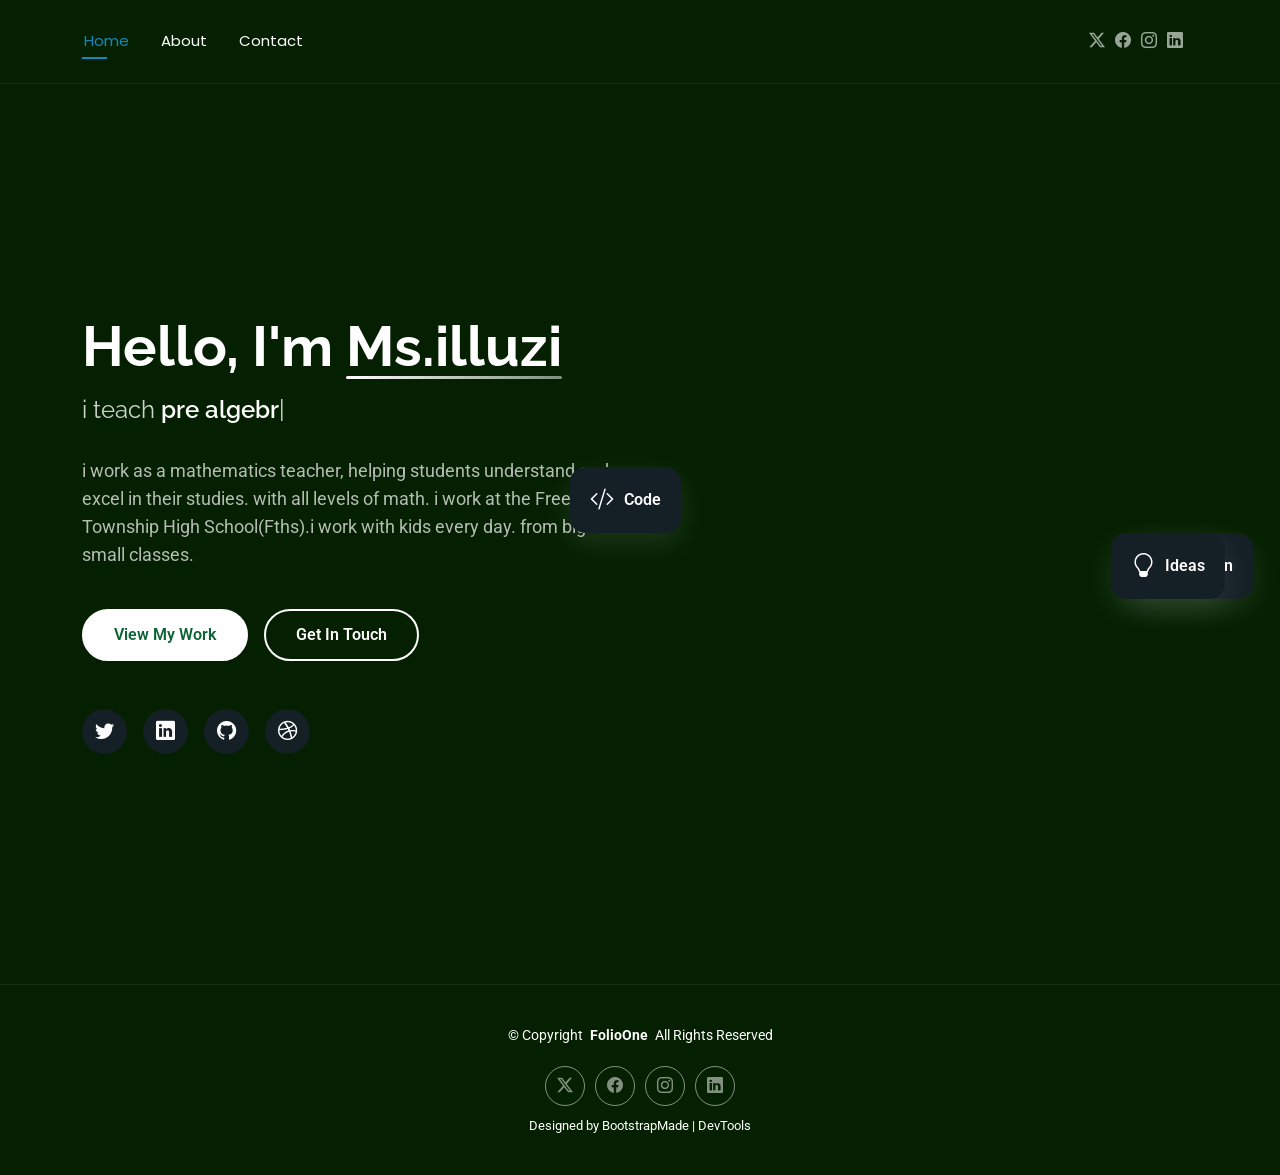
<file: index.html>
<!DOCTYPE html>
<html lang="en">

<head>
  <meta charset="utf-8">
  <meta content="width=device-width, initial-scale=1.0" name="viewport">
  <title>Index - FolioOne Bootstrap Template</title>
  <meta name="description" content="">
  <meta name="keywords" content="">

  <!-- Favicons -->
  <link href="assets/img/favicon.png" rel="icon">
  <link href="assets/img/apple-touch-icon.png" rel="apple-touch-icon">

  <!-- Fonts -->
  <link href="https://fonts.googleapis.com" rel="preconnect">
  <link href="https://fonts.gstatic.com" rel="preconnect" crossorigin>
  <link href="https://fonts.googleapis.com/css2?family=Roboto:ital,wght@0,100;0,300;0,400;0,500;0,700;0,900;1,100;1,300;1,400;1,500;1,700;1,900&family=Poppins:ital,wght@0,100;0,200;0,300;0,400;0,500;0,600;0,700;0,800;0,900;1,100;1,200;1,300;1,400;1,500;1,600;1,700;1,800;1,900&family=Raleway:ital,wght@0,100;0,200;0,300;0,400;0,500;0,600;0,700;0,800;0,900;1,100;1,200;1,300;1,400;1,500;1,600;1,700;1,800;1,900&display=swap" rel="stylesheet">

  <!-- Vendor CSS Files -->
  <link href="assets/vendor/bootstrap/css/bootstrap.min.css" rel="stylesheet">
  <link href="assets/vendor/bootstrap-icons/bootstrap-icons.css" rel="stylesheet">
  <link href="assets/vendor/aos/aos.css" rel="stylesheet">
  <link href="assets/vendor/swiper/swiper-bundle.min.css" rel="stylesheet">
  <link href="assets/vendor/glightbox/css/glightbox.min.css" rel="stylesheet">

  <!-- Main CSS File -->
  <link href="assets/css/main.css" rel="stylesheet">

  <!-- =======================================================
  * Template Name: FolioOne
  * Template URL: https://bootstrapmade.com/folioone-bootstrap-portfolio-website-template/
  * Updated: Aug 23 2025 with Bootstrap v5.3.7
  * Author: BootstrapMade.com
  * License: https://bootstrapmade.com/license/
  ======================================================== -->
</head>

<body class="index-page">

  <header id="header" class="header d-flex align-items-center light-background sticky-top">
    <div class="container position-relative d-flex align-items-center justify-content-between">

      <!-- <a href="index.html" class="logo d-flex align-items-center me-auto me-xl-0">
      <img src="assets/img/logo.webp" alt="">
      <h1 class="sitename">FolioOne</h1> 
    </a> -->

      <nav id="navmenu" class="navmenu">
        <ul>
          <li><a href="index.html" class="active">Home</a></li>
          <li><a href="about.html">About</a></li>
          <li><a href="contact.html">Contact</a></li>
        </ul>
        <i class="mobile-nav-toggle d-xl-none bi bi-list"></i>
      </nav>

      <div class="header-social-links">
        <a href="#" class="twitter"><i class="bi bi-twitter-x"></i></a>
        <a href="#" class="facebook"><i class="bi bi-facebook"></i></a>
        <a href="#" class="instagram"><i class="bi bi-instagram"></i></a>
        <a href="#" class="linkedin"><i class="bi bi-linkedin"></i></a>
      </div>

    </div>
  </header>

  <main class="main">

    <!-- Hero Section -->
    <section id="hero" class="hero section">

      <div class="container" data-aos="fade-up" data-aos-delay="100">

        <div class="row gy-4 align-items-center">
          <div class="col-lg-6 order-2 order-lg-1">
            <div class="hero-content">
              <h1 data-aos="fade-up" data-aos-delay="200">Hello, I'm <span class="highlight">Ms.illuzi</span></h1>
              <h2 data-aos="fade-up" data-aos-delay="300">i teach <span class="typed" data-typed-items="pre algebra, algebra 1, geometry, pre cal"></span></h2>
              <p data-aos="fade-up" data-aos-delay="400">i work as a mathematics teacher, helping students understand and excel in their studies. with all levels of math. i work at the Freehold Township High School(Fths).i work with kids every day. from big and small classes.</p>
              <div class="hero-actions" data-aos="fade-up" data-aos-delay="500">
                <a href="portfolio.html" class="btn btn-primary">View My Work</a>
                <a href="contact.html" class="btn btn-outline">Get In Touch</a>
              </div>
              <div class="social-links" data-aos="fade-up" data-aos-delay="600">
                <a href="#"><i class="bi bi-twitter"></i></a>
                <a href="#"><i class="bi bi-linkedin"></i></a>
                <a href="#"><i class="bi bi-github"></i></a>
                <a href="#"><i class="bi bi-dribbble"></i></a>
              </div>
            </div>
          </div>
          <div class="col-lg-6 order-1 order-lg-2">
            <div class="hero-image" data-aos="zoom-in" data-aos-delay="300">
                <div class="floating-elements">
                  <div class="floating-card design" data-aos="fade-left" data-aos-delay="700">
                    <i class="bi bi-palette"></i>
                    <span>Design</span>
                  </div>
                  <div class="floating-card code" data-aos="fade-right" data-aos-delay="800">
                    <i class="bi bi-code-slash"></i>
                    <span>Code</span>
                  </div>
                  <div class="floating-card creativity" data-aos="fade-up" data-aos-delay="900">
                    <i class="bi bi-lightbulb"></i>
                    <span>Ideas</span>
                  </div>
                </div>
              </div>
            </div>
          </div>
        </div>

      </div>

    </section><!-- /Hero Section -->

  </main>

  <footer id="footer" class="footer">

    <div class="container">
      <div class="copyright text-center ">
        <p>© <span>Copyright</span> <strong class="px-1 sitename">FolioOne</strong> <span>All Rights Reserved<br></span></p>
      </div>
      <div class="social-links d-flex justify-content-center">
        <a href=""><i class="bi bi-twitter-x"></i></a>
        <a href=""><i class="bi bi-facebook"></i></a>
        <a href=""><i class="bi bi-instagram"></i></a>
        <a href=""><i class="bi bi-linkedin"></i></a>
      </div>
      <div class="credits">
        <!-- All the links in the footer should remain intact. -->
        <!-- You can delete the links only if you've purchased the pro version. -->
        <!-- Licensing information: https://bootstrapmade.com/license/ -->
        <!-- Purchase the pro version with working PHP/AJAX contact form: [buy-url] -->
        Designed by <a href="https://bootstrapmade.com/">BootstrapMade</a> | <a href="https://bootstrapmade.com/tools/">DevTools</a>
      </div>
    </div>

  </footer>

  <!-- Scroll Top -->
  <a href="#" id="scroll-top" class="scroll-top d-flex align-items-center justify-content-center"><i class="bi bi-arrow-up-short"></i></a>

  <!-- Preloader -->
  <div id="preloader"></div>

  <!-- Vendor JS Files -->
  <script src="assets/vendor/bootstrap/js/bootstrap.bundle.min.js"></script>
  <script src="assets/vendor/php-email-form/validate.js"></script>
  <script src="assets/vendor/aos/aos.js"></script>
  <script src="assets/vendor/typed.js/typed.umd.js"></script>
  <script src="assets/vendor/waypoints/noframework.waypoints.js"></script>
  <script src="assets/vendor/purecounter/purecounter_vanilla.js"></script>
  <script src="assets/vendor/swiper/swiper-bundle.min.js"></script>
  <script src="assets/vendor/imagesloaded/imagesloaded.pkgd.min.js"></script>
  <script src="assets/vendor/isotope-layout/isotope.pkgd.min.js"></script>
  <script src="assets/vendor/glightbox/js/glightbox.min.js"></script>

  <!-- Main JS File -->
  <script src="assets/js/main.js"></script>

</body>

</html>
</file>
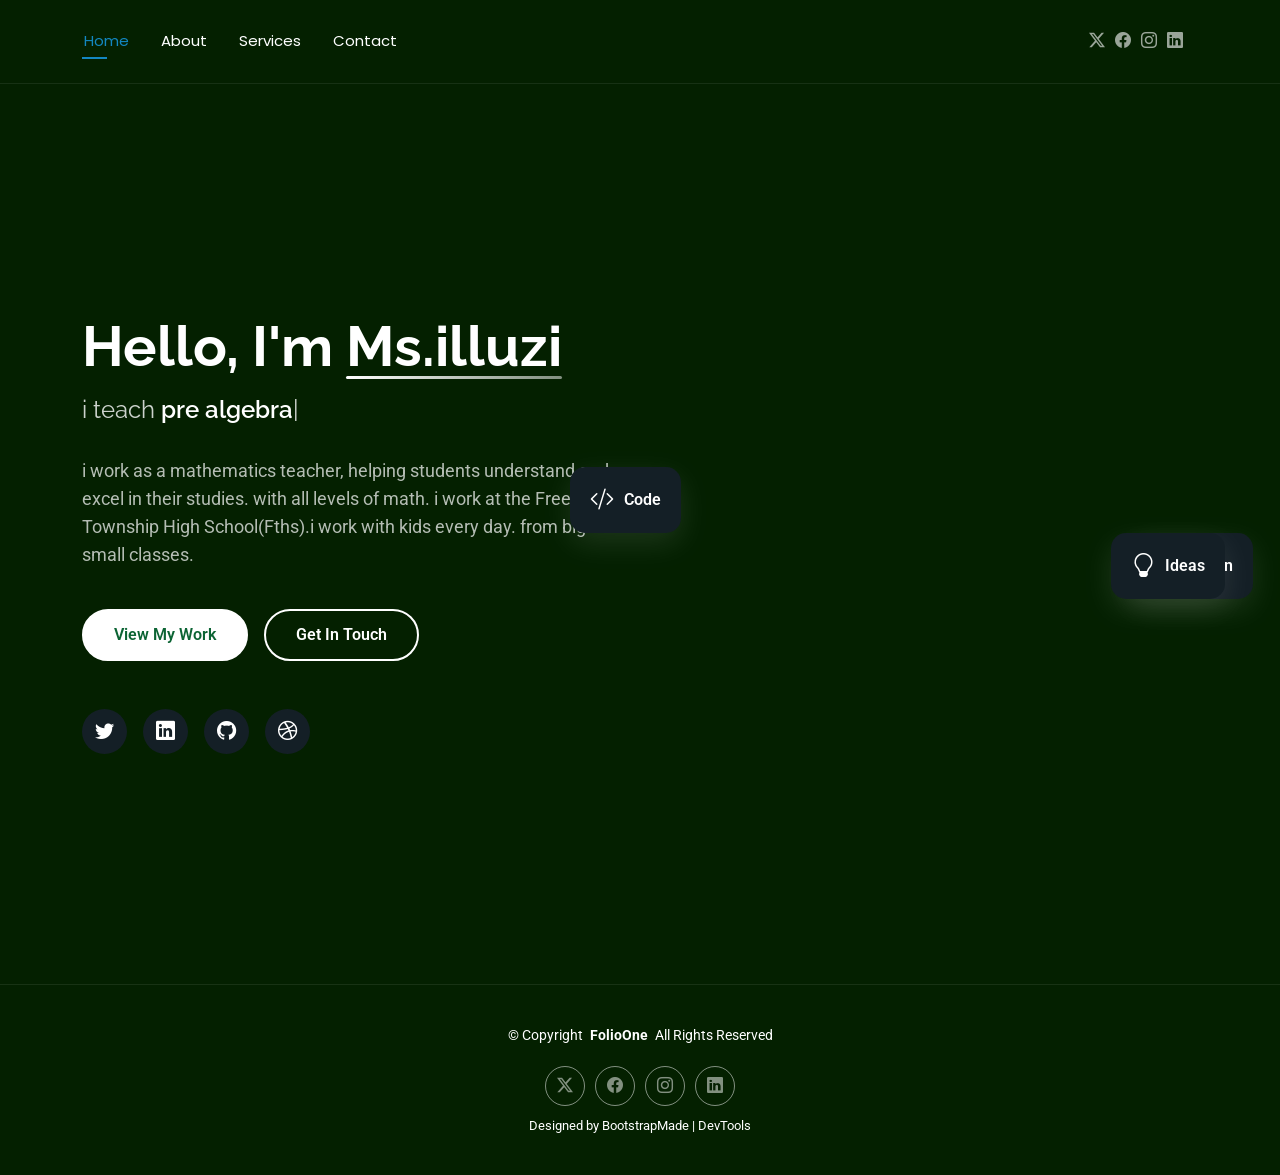
<file: SLE PROJECT 1/index.html>
<!DOCTYPE html>
<html lang="en">

<head>
  <meta charset="utf-8">
  <meta content="width=device-width, initial-scale=1.0" name="viewport">
  <title>Index - FolioOne Bootstrap Template</title>
  <meta name="description" content="">
  <meta name="keywords" content="">

  <!-- Favicons -->
  <link href="assets/img/favicon.png" rel="icon">
  <link href="assets/img/apple-touch-icon.png" rel="apple-touch-icon">

  <!-- Fonts -->
  <link href="https://fonts.googleapis.com" rel="preconnect">
  <link href="https://fonts.gstatic.com" rel="preconnect" crossorigin>
  <link href="https://fonts.googleapis.com/css2?family=Roboto:ital,wght@0,100;0,300;0,400;0,500;0,700;0,900;1,100;1,300;1,400;1,500;1,700;1,900&family=Poppins:ital,wght@0,100;0,200;0,300;0,400;0,500;0,600;0,700;0,800;0,900;1,100;1,200;1,300;1,400;1,500;1,600;1,700;1,800;1,900&family=Raleway:ital,wght@0,100;0,200;0,300;0,400;0,500;0,600;0,700;0,800;0,900;1,100;1,200;1,300;1,400;1,500;1,600;1,700;1,800;1,900&display=swap" rel="stylesheet">

  <!-- Vendor CSS Files -->
  <link href="assets/vendor/bootstrap/css/bootstrap.min.css" rel="stylesheet">
  <link href="assets/vendor/bootstrap-icons/bootstrap-icons.css" rel="stylesheet">
  <link href="assets/vendor/aos/aos.css" rel="stylesheet">
  <link href="assets/vendor/swiper/swiper-bundle.min.css" rel="stylesheet">
  <link href="assets/vendor/glightbox/css/glightbox.min.css" rel="stylesheet">

  <!-- Main CSS File -->
  <link href="assets/css/main.css" rel="stylesheet">

  <!-- =======================================================
  * Template Name: FolioOne
  * Template URL: https://bootstrapmade.com/folioone-bootstrap-portfolio-website-template/
  * Updated: Aug 23 2025 with Bootstrap v5.3.7
  * Author: BootstrapMade.com
  * License: https://bootstrapmade.com/license/
  ======================================================== -->
</head>

<body class="index-page">

  <header id="header" class="header d-flex align-items-center light-background sticky-top">
    <div class="container position-relative d-flex align-items-center justify-content-between">

      <!-- <a href="index.html" class="logo d-flex align-items-center me-auto me-xl-0">
      <img src="assets/img/logo.webp" alt="">
      <h1 class="sitename">FolioOne</h1> 
    </a> -->

      <nav id="navmenu" class="navmenu">
        <ul>
          <li><a href="index.html" class="active">Home</a></li>
          <li><a href="about.html">About</a></li>
          <li><a href="services.html">Services</a></li>
          
          <li><a href="contact.html">Contact</a></li>
        </ul>
        <i class="mobile-nav-toggle d-xl-none bi bi-list"></i>
      </nav>

      <div class="header-social-links">
        <a href="#" class="twitter"><i class="bi bi-twitter-x"></i></a>
        <a href="#" class="facebook"><i class="bi bi-facebook"></i></a>
        <a href="#" class="instagram"><i class="bi bi-instagram"></i></a>
        <a href="#" class="linkedin"><i class="bi bi-linkedin"></i></a>
      </div>

    </div>
  </header>

  <main class="main">

    <!-- Hero Section -->
    <section id="hero" class="hero section">

      <div class="container" data-aos="fade-up" data-aos-delay="100">

        <div class="row gy-4 align-items-center">
          <div class="col-lg-6 order-2 order-lg-1">
            <div class="hero-content">
              <h1 data-aos="fade-up" data-aos-delay="200">Hello, I'm <span class="highlight">Ms.illuzi</span></h1>
              <h2 data-aos="fade-up" data-aos-delay="300">i teach <span class="typed" data-typed-items="pre algebra, algebra 1, geometry, pre cal"></span></h2>
              <p data-aos="fade-up" data-aos-delay="400">i work as a mathematics teacher, helping students understand and excel in their studies. with all levels of math. i work at the Freehold Township High School(Fths).i work with kids every day. from big and small classes.</p>
              <div class="hero-actions" data-aos="fade-up" data-aos-delay="500">
                <a href="portfolio.html" class="btn btn-primary">View My Work</a>
                <a href="contact.html" class="btn btn-outline">Get In Touch</a>
              </div>
              <div class="social-links" data-aos="fade-up" data-aos-delay="600">
                <a href="#"><i class="bi bi-twitter"></i></a>
                <a href="#"><i class="bi bi-linkedin"></i></a>
                <a href="#"><i class="bi bi-github"></i></a>
                <a href="#"><i class="bi bi-dribbble"></i></a>
              </div>
            </div>
          </div>
          <div class="col-lg-6 order-1 order-lg-2">
            <div class="hero-image" data-aos="zoom-in" data-aos-delay="300">
                <div class="floating-elements">
                  <div class="floating-card design" data-aos="fade-left" data-aos-delay="700">
                    <i class="bi bi-palette"></i>
                    <span>Design</span>
                  </div>
                  <div class="floating-card code" data-aos="fade-right" data-aos-delay="800">
                    <i class="bi bi-code-slash"></i>
                    <span>Code</span>
                  </div>
                  <div class="floating-card creativity" data-aos="fade-up" data-aos-delay="900">
                    <i class="bi bi-lightbulb"></i>
                    <span>Ideas</span>
                  </div>
                </div>
              </div>
            </div>
          </div>
        </div>

      </div>

    </section><!-- /Hero Section -->

  </main>

  <footer id="footer" class="footer">

    <div class="container">
      <div class="copyright text-center ">
        <p>© <span>Copyright</span> <strong class="px-1 sitename">FolioOne</strong> <span>All Rights Reserved<br></span></p>
      </div>
      <div class="social-links d-flex justify-content-center">
        <a href=""><i class="bi bi-twitter-x"></i></a>
        <a href=""><i class="bi bi-facebook"></i></a>
        <a href=""><i class="bi bi-instagram"></i></a>
        <a href=""><i class="bi bi-linkedin"></i></a>
      </div>
      <div class="credits">
        <!-- All the links in the footer should remain intact. -->
        <!-- You can delete the links only if you've purchased the pro version. -->
        <!-- Licensing information: https://bootstrapmade.com/license/ -->
        <!-- Purchase the pro version with working PHP/AJAX contact form: [buy-url] -->
        Designed by <a href="https://bootstrapmade.com/">BootstrapMade</a> | <a href="https://bootstrapmade.com/tools/">DevTools</a>
      </div>
    </div>

  </footer>

  <!-- Scroll Top -->
  <a href="#" id="scroll-top" class="scroll-top d-flex align-items-center justify-content-center"><i class="bi bi-arrow-up-short"></i></a>

  <!-- Preloader -->
  <div id="preloader"></div>

  <!-- Vendor JS Files -->
  <script src="assets/vendor/bootstrap/js/bootstrap.bundle.min.js"></script>
  <script src="assets/vendor/php-email-form/validate.js"></script>
  <script src="assets/vendor/aos/aos.js"></script>
  <script src="assets/vendor/typed.js/typed.umd.js"></script>
  <script src="assets/vendor/waypoints/noframework.waypoints.js"></script>
  <script src="assets/vendor/purecounter/purecounter_vanilla.js"></script>
  <script src="assets/vendor/swiper/swiper-bundle.min.js"></script>
  <script src="assets/vendor/imagesloaded/imagesloaded.pkgd.min.js"></script>
  <script src="assets/vendor/isotope-layout/isotope.pkgd.min.js"></script>
  <script src="assets/vendor/glightbox/js/glightbox.min.js"></script>

  <!-- Main JS File -->
  <script src="assets/js/main.js"></script>

</body>

</html>
</file>
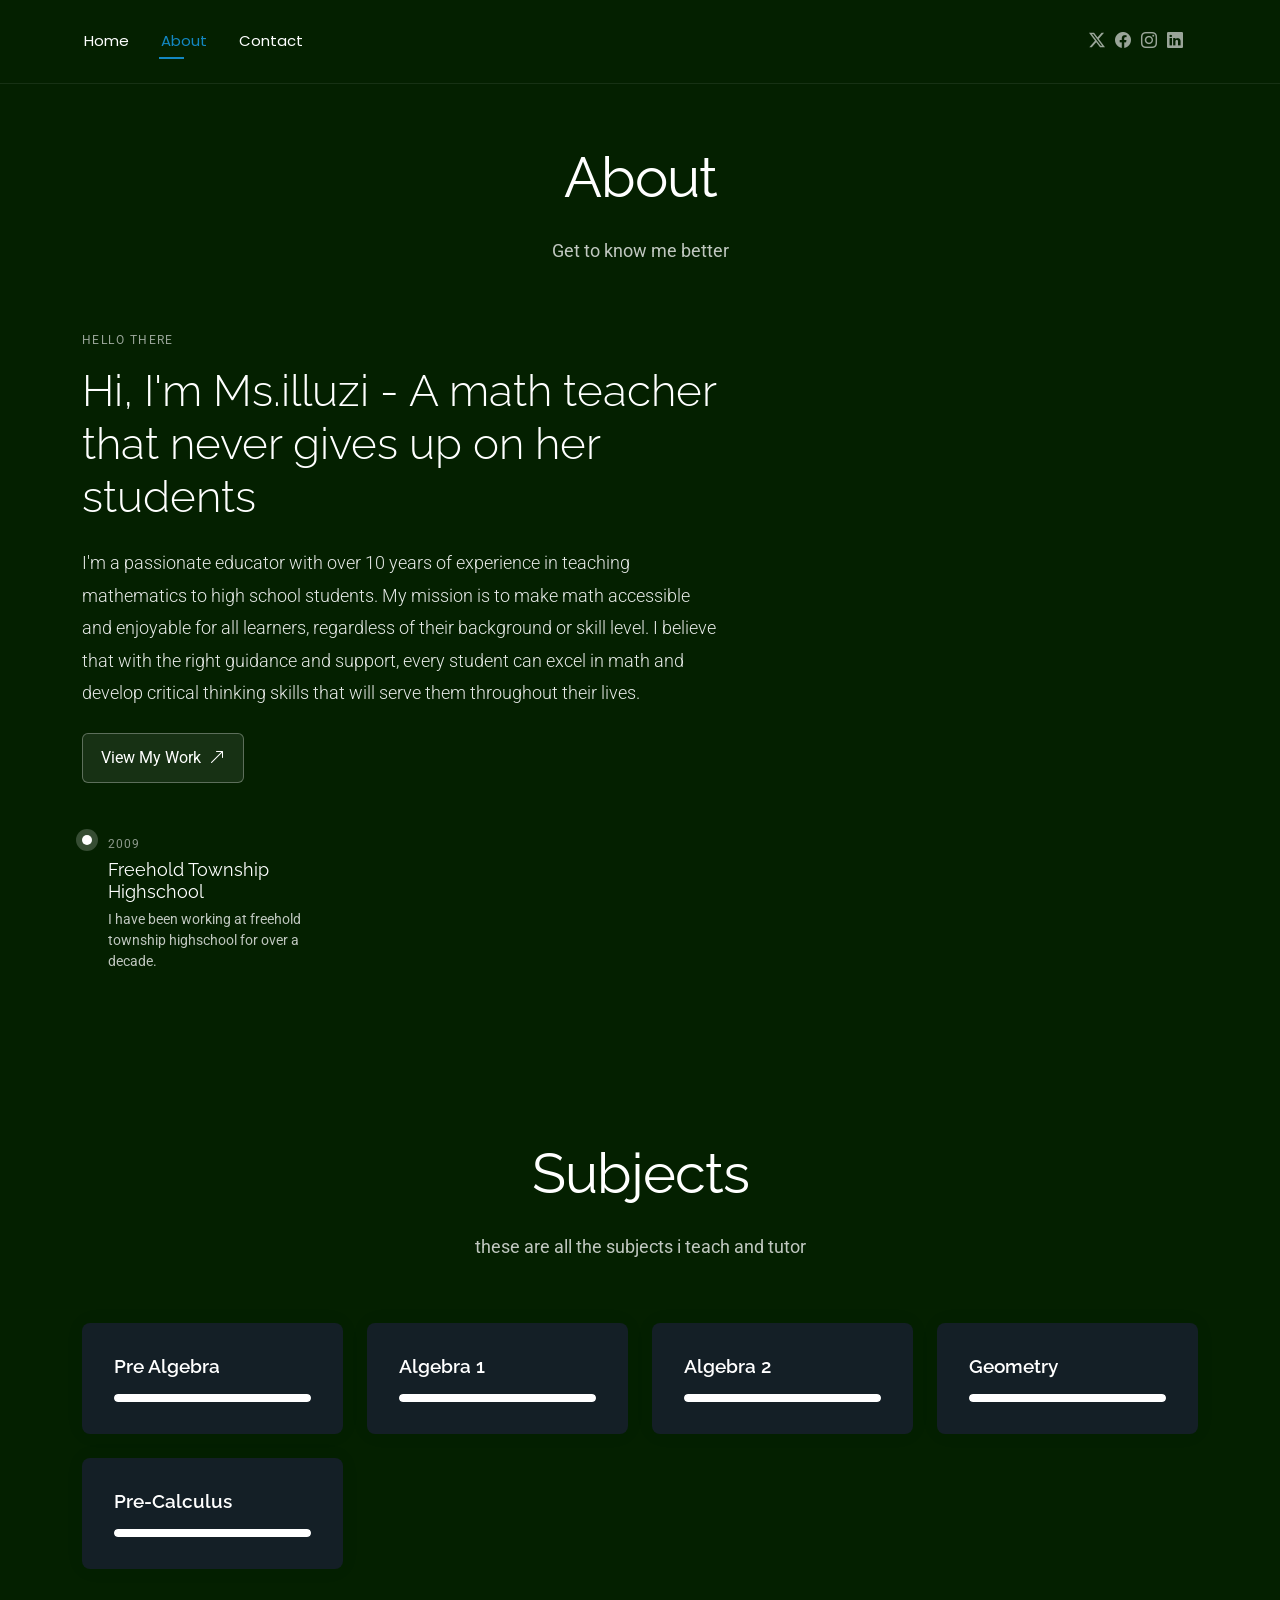
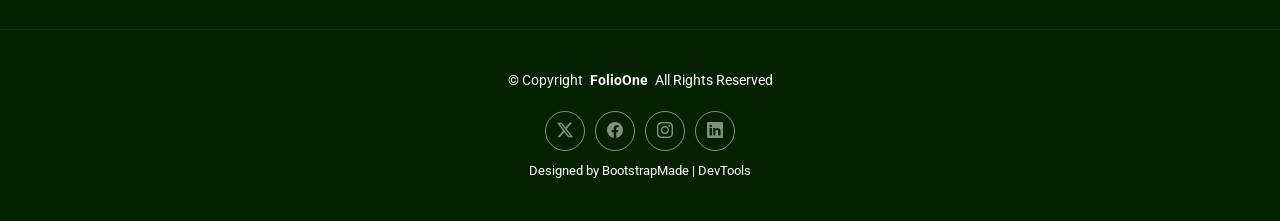
<file: about.html>
<!DOCTYPE html>
<html lang="en">

<head>
  <meta charset="utf-8">
  <meta content="width=device-width, initial-scale=1.0" name="viewport">
  <title>About - FolioOne Bootstrap Template</title>
  <meta name="description" content="">
  <meta name="keywords" content="">

  <!-- Favicons -->
  <link href="assets/img/favicon.png" rel="icon">
  <link href="assets/img/apple-touch-icon.png" rel="apple-touch-icon">

  <!-- Fonts -->
  <link href="https://fonts.googleapis.com" rel="preconnect">
  <link href="https://fonts.gstatic.com" rel="preconnect" crossorigin>
  <link href="https://fonts.googleapis.com/css2?family=Roboto:ital,wght@0,100;0,300;0,400;0,500;0,700;0,900;1,100;1,300;1,400;1,500;1,700;1,900&family=Poppins:ital,wght@0,100;0,200;0,300;0,400;0,500;0,600;0,700;0,800;0,900;1,100;1,200;1,300;1,400;1,500;1,600;1,700;1,800;1,900&family=Raleway:ital,wght@0,100;0,200;0,300;0,400;0,500;0,600;0,700;0,800;0,900;1,100;1,200;1,300;1,400;1,500;1,600;1,700;1,800;1,900&display=swap" rel="stylesheet">

  <!-- Vendor CSS Files -->
  <link href="assets/vendor/bootstrap/css/bootstrap.min.css" rel="stylesheet">
  <link href="assets/vendor/bootstrap-icons/bootstrap-icons.css" rel="stylesheet">
  <link href="assets/vendor/aos/aos.css" rel="stylesheet">
  <link href="assets/vendor/swiper/swiper-bundle.min.css" rel="stylesheet">
  <link href="assets/vendor/glightbox/css/glightbox.min.css" rel="stylesheet">

  <!-- Main CSS File -->
  <link href="assets/css/main.css" rel="stylesheet">

  <!-- =======================================================
  * Template Name: FolioOne
  * Template URL: https://bootstrapmade.com/folioone-bootstrap-portfolio-website-template/
  * Updated: Aug 23 2025 with Bootstrap v5.3.7
  * Author: BootstrapMade.com
  * License: https://bootstrapmade.com/license/
  ======================================================== -->
</head>

<body class="about-page">

  <header id="header" class="header d-flex align-items-center light-background sticky-top">
    <div class="container position-relative d-flex align-items-center justify-content-between">

      <!-- <a href="index.html" class="logo d-flex align-items-center me-auto me-xl-0">
      <img src="assets/img/logo.webp" alt="">
      <h1 class="sitename">FolioOne</h1> 
    </a> -->

      <nav id="navmenu" class="navmenu">
        <ul>
          <li><a href="index.html">Home</a></li>
          <li><a href="about.html" class="active">About</a></li>
          <li><a href="contact.html">Contact</a></li>
        </ul>
        <i class="mobile-nav-toggle d-xl-none bi bi-list"></i>
      </nav>

      <div class="header-social-links">
        <a href="#" class="twitter"><i class="bi bi-twitter-x"></i></a>
        <a href="#" class="facebook"><i class="bi bi-facebook"></i></a>
        <a href="#" class="instagram"><i class="bi bi-instagram"></i></a>
        <a href="#" class="linkedin"><i class="bi bi-linkedin"></i></a>
      </div>

    </div>
  </header>

  <main class="main">

    <!-- About Section -->
    <section id="about" class="about section">

      <!-- Section Title -->
      <div class="container section-title" data-aos="fade-up">
        <h2>About</h2>
        <p>Get to know me better</p>
      </div><!-- End Section Title -->

      <div class="container" data-aos="fade-up" data-aos-delay="100">

        <!-- Intro + Photo -->
        <div class="row align-items-center justify-content-between gy-5 mb-5">
          <div class="col-lg-7" data-aos="fade-right" data-aos-delay="150">
            <div class="intro-content">
              <span class="eyebrow">Hello there</span>
              <h2 class="headline">Hi, I'm Ms.illuzi - A math teacher that never gives up on her students</h2>
              <p class="lead">
                I'm a passionate educator with over 10 years of experience in teaching mathematics to high school students. My mission is to make math accessible and enjoyable for all learners, regardless of their background or skill level. I believe that with the right guidance and support, every student can excel in math and develop critical thinking skills that will serve them throughout their lives.
              </p>
              <div class="cta-group">
                <a href="#portfolio" class="btn-ghost">
                  View My Work <i class="bi bi-arrow-up-right"></i>
                </a>
              </div>
            </div>
          </div>

          <div class="col-lg-5" data-aos="zoom-in" data-aos-delay="250">
            <figure class="profile-figure text-center text-lg-end">
            </figure>
          </div>
        </div>
        <!-- End Intro + Photo -->

        <!-- Journey Timeline -->
        <div class="mb-5">
          <div class="row g-4">
            <div class="col-md-6 col-lg-3" data-aos="fade-up" data-aos-delay="120">
              <article class="timeline-item">
                <span class="dot"></span>
                <time>2009</time>
                <h4>Freehold Township Highschool</h4>
                <p>I have been working at freehold township highschool for over a decade.</p>
              </article>
            </div>
           
        <!-- End Journey Timeline -->

       
      </div>

    </section><!-- /About Section -->

    <!-- Skills Section -->
    <section id="skills" class="skills section">

      <!-- Section Title -->
      <div class="container section-title" data-aos="fade-up">
        <h2>Subjects</h2>
        <p> these are all the subjects i teach and tutor</p>
      </div><!-- End Section Title -->

      <div class="container" data-aos="fade-up" data-aos-delay="100">

        <div class="row g-4 skills-animation">

          <div class="col-md-6 col-lg-3" data-aos="fade-up" data-aos-delay="100">
            <div class="skill-box">
              <h3>Pre Algebra</h3>
        
              <div class="progress">
                <div class="progress-bar" role="progressbar" aria-valuenow="100" aria-valuemin="0" aria-valuemax="100"></div>
              </div>
            </div>
          </div>

          <div class="col-md-6 col-lg-3" data-aos="fade-up" data-aos-delay="200">
            <div class="skill-box">
              <h3>Algebra 1</h3>
             
              <div class="progress">
                <div class="progress-bar" role="progressbar" aria-valuenow="100" aria-valuemin="0" aria-valuemax="100"></div>
              </div>
            </div>
          </div>

           <div class="col-md-6 col-lg-3" data-aos="fade-up" data-aos-delay="200">
            <div class="skill-box">
              <h3>Algebra 2</h3>
              <div class="progress">
                <div class="progress-bar" role="progressbar" aria-valuenow="100" aria-valuemin="0" aria-valuemax="100"></div>
              </div>
            </div>
          </div>

          <div class="col-md-6 col-lg-3" data-aos="fade-up" data-aos-delay="300">
            <div class="skill-box">
              <h3>Geometry</h3>
              <div class="progress">
                <div class="progress-bar" role="progressbar" aria-valuenow="100" aria-valuemin="0" aria-valuemax="100"></div>
              </div>
            </div>
          </div>

          <div class="col-md-6 col-lg-3" data-aos="fade-up" data-aos-delay="400">
            <div class="skill-box">
              <h3>Pre-Calculus</h3>
              <div class="progress">
                <div class="progress-bar" role="progressbar" aria-valuenow="100" aria-valuemin="0" aria-valuemax="100">
                </div>
              </div>
            </div>
          </div>

        </div>

      </div>

    </section><!-- /Skills Section -->

  </main>

  <footer id="footer" class="footer">

    <div class="container">
      <div class="copyright text-center ">
        <p>© <span>Copyright</span> <strong class="px-1 sitename">FolioOne</strong> <span>All Rights Reserved<br></span></p>
      </div>
      <div class="social-links d-flex justify-content-center">
        <a href=""><i class="bi bi-twitter-x"></i></a>
        <a href=""><i class="bi bi-facebook"></i></a>
        <a href=""><i class="bi bi-instagram"></i></a>
        <a href=""><i class="bi bi-linkedin"></i></a>
      </div>
      <div class="credits">
        <!-- All the links in the footer should remain intact. -->
        <!-- You can delete the links only if you've purchased the pro version. -->
        <!-- Licensing information: https://bootstrapmade.com/license/ -->
        <!-- Purchase the pro version with working PHP/AJAX contact form: [buy-url] -->
        Designed by <a href="https://bootstrapmade.com/">BootstrapMade</a> | <a href="https://bootstrapmade.com/tools/">DevTools</a>
      </div>
    </div>

  </footer>

  <!-- Scroll Top -->
  <a href="#" id="scroll-top" class="scroll-top d-flex align-items-center justify-content-center"><i class="bi bi-arrow-up-short"></i></a>

  <!-- Preloader -->
  <div id="preloader"></div>

  <!-- Vendor JS Files -->
  <script src="assets/vendor/bootstrap/js/bootstrap.bundle.min.js"></script>
  <script src="assets/vendor/php-email-form/validate.js"></script>
  <script src="assets/vendor/aos/aos.js"></script>
  <script src="assets/vendor/typed.js/typed.umd.js"></script>
  <script src="assets/vendor/waypoints/noframework.waypoints.js"></script>
  <script src="assets/vendor/purecounter/purecounter_vanilla.js"></script>
  <script src="assets/vendor/swiper/swiper-bundle.min.js"></script>
  <script src="assets/vendor/imagesloaded/imagesloaded.pkgd.min.js"></script>
  <script src="assets/vendor/isotope-layout/isotope.pkgd.min.js"></script>
  <script src="assets/vendor/glightbox/js/glightbox.min.js"></script>

  <!-- Main JS File -->
  <script src="assets/js/main.js"></script>

</body>

</html>
</file>
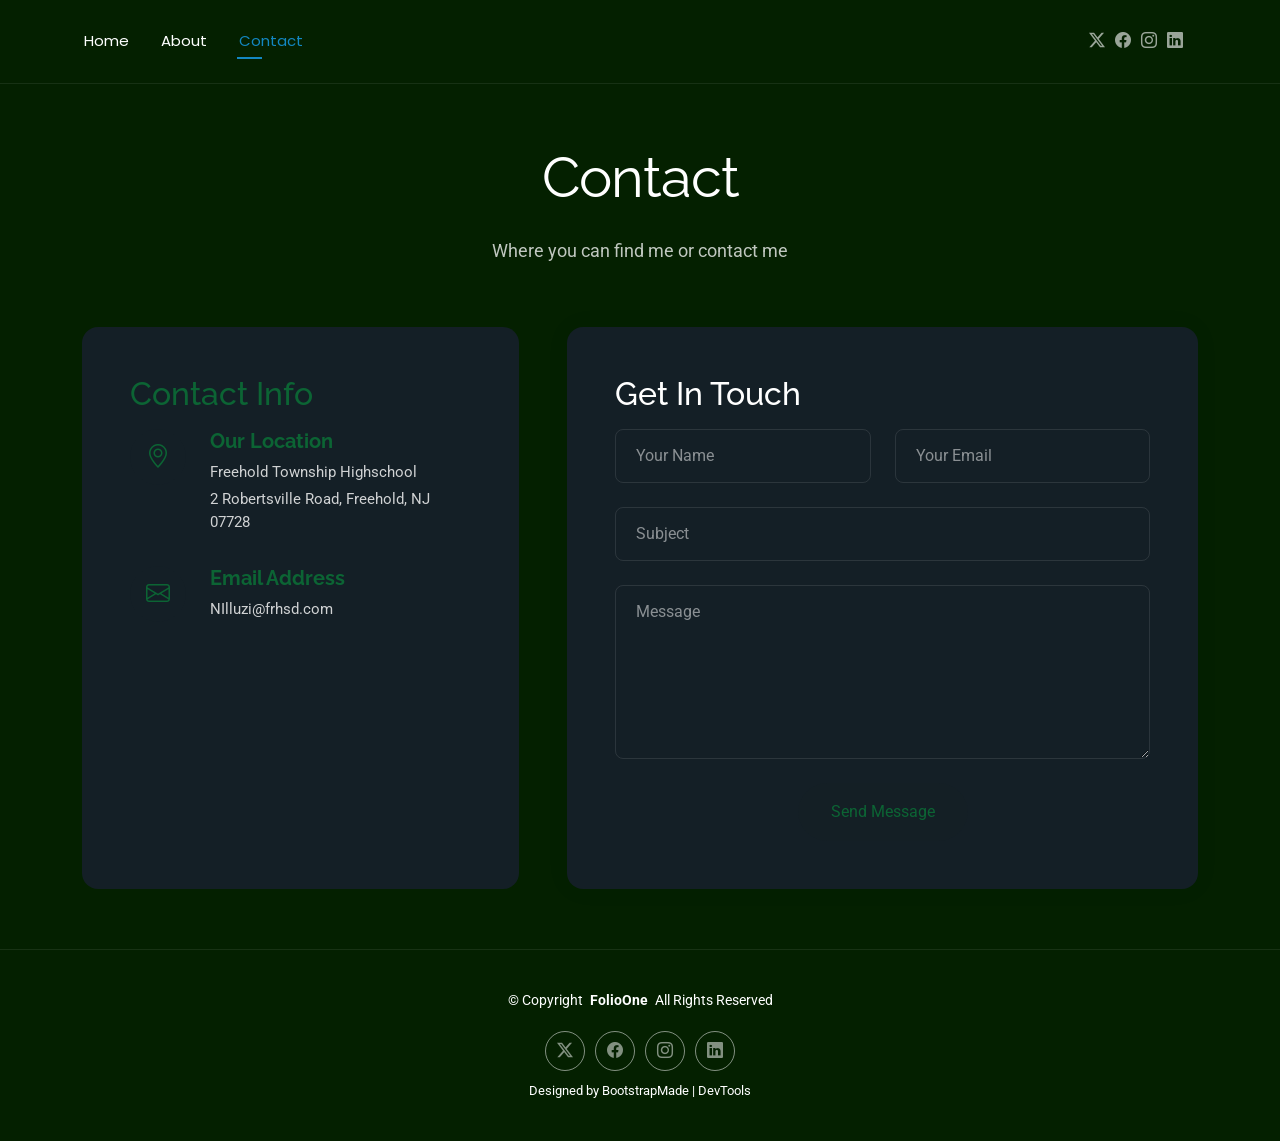
<file: contact.html>
<!DOCTYPE html>
<html lang="en">

<head>
  <meta charset="utf-8">
  <meta content="width=device-width, initial-scale=1.0" name="viewport">
  <title>Contact - FolioOne Bootstrap Template</title>
  <meta name="description" content="">
  <meta name="keywords" content="">

  <!-- Favicons -->
  <link href="assets/img/favicon.png" rel="icon">
  <link href="assets/img/apple-touch-icon.png" rel="apple-touch-icon">

  <!-- Fonts -->
  <link href="https://fonts.googleapis.com" rel="preconnect">
  <link href="https://fonts.gstatic.com" rel="preconnect" crossorigin>
  <link href="https://fonts.googleapis.com/css2?family=Roboto:ital,wght@0,100;0,300;0,400;0,500;0,700;0,900;1,100;1,300;1,400;1,500;1,700;1,900&family=Poppins:ital,wght@0,100;0,200;0,300;0,400;0,500;0,600;0,700;0,800;0,900;1,100;1,200;1,300;1,400;1,500;1,600;1,700;1,800;1,900&family=Raleway:ital,wght@0,100;0,200;0,300;0,400;0,500;0,600;0,700;0,800;0,900;1,100;1,200;1,300;1,400;1,500;1,600;1,700;1,800;1,900&display=swap" rel="stylesheet">

  <!-- Vendor CSS Files -->
  <link href="assets/vendor/bootstrap/css/bootstrap.min.css" rel="stylesheet">
  <link href="assets/vendor/bootstrap-icons/bootstrap-icons.css" rel="stylesheet">
  <link href="assets/vendor/aos/aos.css" rel="stylesheet">
  <link href="assets/vendor/swiper/swiper-bundle.min.css" rel="stylesheet">
  <link href="assets/vendor/glightbox/css/glightbox.min.css" rel="stylesheet">

  <!-- Main CSS File -->
  <link href="assets/css/main.css" rel="stylesheet">

  <!-- =======================================================
  * Template Name: FolioOne
  * Template URL: https://bootstrapmade.com/folioone-bootstrap-portfolio-website-template/
  * Updated: Aug 23 2025 with Bootstrap v5.3.7
  * Author: BootstrapMade.com
  * License: https://bootstrapmade.com/license/
  ======================================================== -->
</head>

<body class="contact-page">

  <header id="header" class="header d-flex align-items-center light-background sticky-top">
    <div class="container position-relative d-flex align-items-center justify-content-between">

      <!-- <a href="index.html" class="logo d-flex align-items-center me-auto me-xl-0">
      <img src="assets/img/logo.webp" alt="">
      <h1 class="sitename">FolioOne</h1> 
    </a> -->

      <nav id="navmenu" class="navmenu">
        <ul>
          <li><a href="index.html">Home</a></li>
          <li><a href="about.html">About</a></li>
          <li><a href="contact.html" class="active">Contact</a></li>
        </ul>
        <i class="mobile-nav-toggle d-xl-none bi bi-list"></i>
      </nav>

      <div class="header-social-links">
        <a href="#" class="twitter"><i class="bi bi-twitter-x"></i></a>
        <a href="#" class="facebook"><i class="bi bi-facebook"></i></a>
        <a href="#" class="instagram"><i class="bi bi-instagram"></i></a>
        <a href="#" class="linkedin"><i class="bi bi-linkedin"></i></a>
      </div>

    </div>
  </header>

  <main class="main">

    <!-- Contact Section -->
    <section id="contact" class="contact section">

      <!-- Section Title -->
      <div class="container section-title" data-aos="fade-up">
        <h2>Contact</h2>
        <p>Where you can find me or contact me</p>
      </div><!-- End Section Title -->

      <div class="container" data-aos="fade-up" data-aos-delay="100">

        <div class="row g-4 g-lg-5">
          <div class="col-lg-5">
            <div class="info-box" data-aos="fade-up" data-aos-delay="200">
              <h3>Contact Info</h3>

              <div class="info-item" data-aos="fade-up" data-aos-delay="300">
                <div class="icon-box">
                  <i class="bi bi-geo-alt"></i>
                </div>
                <div class="content">
                  <h4>Our Location</h4>
                  <p>Freehold Township Highschool</p>
                  <p>2 Robertsville Road, Freehold, NJ 07728</p>
                </div>
              </div>
                
              <div class="info-item" data-aos="fade-up" data-aos-delay="500">
                <div class="icon-box">
                  <i class="bi bi-envelope"></i>
                </div>
                <div class="content">
                  <h4>Email Address</h4>
                  <p>NIlluzi@frhsd.com</p>
                </div>
              </div>
            </div>
          </div>

          <div class="col-lg-7">
            <div class="contact-form" data-aos="fade-up" data-aos-delay="300">
              <h3>Get In Touch</h3>

              <form action="forms/contact.php" method="post" class="php-email-form" data-aos="fade-up" data-aos-delay="200">
                <div class="row gy-4">

                  <div class="col-md-6">
                    <input type="text" name="name" class="form-control" placeholder="Your Name" required="">
                  </div>

                  <div class="col-md-6 ">
                    <input type="email" class="form-control" name="email" placeholder="Your Email" required="">
                  </div>

                  <div class="col-12">
                    <input type="text" class="form-control" name="subject" placeholder="Subject" required="">
                  </div>

                  <div class="col-12">
                    <textarea class="form-control" name="message" rows="6" placeholder="Message" required=""></textarea>
                  </div>

                  <div class="col-12 text-center">
                    <div class="loading">Loading</div>
                    <div class="error-message"></div>
                    <div class="sent-message">Your message has been sent. Thank you!</div>

                    <button type="submit" class="btn">Send Message</button>
                  </div>

                </div>
              </form>

            </div>
          </div>

        </div>

      </div>

    </section><!-- /Contact Section -->

  </main>

  <footer id="footer" class="footer">

    <div class="container">
      <div class="copyright text-center ">
        <p>© <span>Copyright</span> <strong class="px-1 sitename">FolioOne</strong> <span>All Rights Reserved<br></span></p>
      </div>
      <div class="social-links d-flex justify-content-center">
        <a href=""><i class="bi bi-twitter-x"></i></a>
        <a href=""><i class="bi bi-facebook"></i></a>
        <a href=""><i class="bi bi-instagram"></i></a>
        <a href=""><i class="bi bi-linkedin"></i></a>
      </div>
      <div class="credits">
        <!-- All the links in the footer should remain intact. -->
        <!-- You can delete the links only if you've purchased the pro version. -->
        <!-- Licensing information: https://bootstrapmade.com/license/ -->
        <!-- Purchase the pro version with working PHP/AJAX contact form: [buy-url] -->
        Designed by <a href="https://bootstrapmade.com/">BootstrapMade</a> | <a href="https://bootstrapmade.com/tools/">DevTools</a>
      </div>
    </div>

  </footer>

  <!-- Scroll Top -->
  <a href="#" id="scroll-top" class="scroll-top d-flex align-items-center justify-content-center"><i class="bi bi-arrow-up-short"></i></a>

  <!-- Preloader -->
  <div id="preloader"></div>

  <!-- Vendor JS Files -->
  <script src="assets/vendor/bootstrap/js/bootstrap.bundle.min.js"></script>
  <script src="assets/vendor/php-email-form/validate.js"></script>
  <script src="assets/vendor/aos/aos.js"></script>
  <script src="assets/vendor/typed.js/typed.umd.js"></script>
  <script src="assets/vendor/waypoints/noframework.waypoints.js"></script>
  <script src="assets/vendor/purecounter/purecounter_vanilla.js"></script>
  <script src="assets/vendor/swiper/swiper-bundle.min.js"></script>
  <script src="assets/vendor/imagesloaded/imagesloaded.pkgd.min.js"></script>
  <script src="assets/vendor/isotope-layout/isotope.pkgd.min.js"></script>
  <script src="assets/vendor/glightbox/js/glightbox.min.js"></script>

  <!-- Main JS File -->
  <script src="assets/js/main.js"></script>

</body>

</html>
</file>
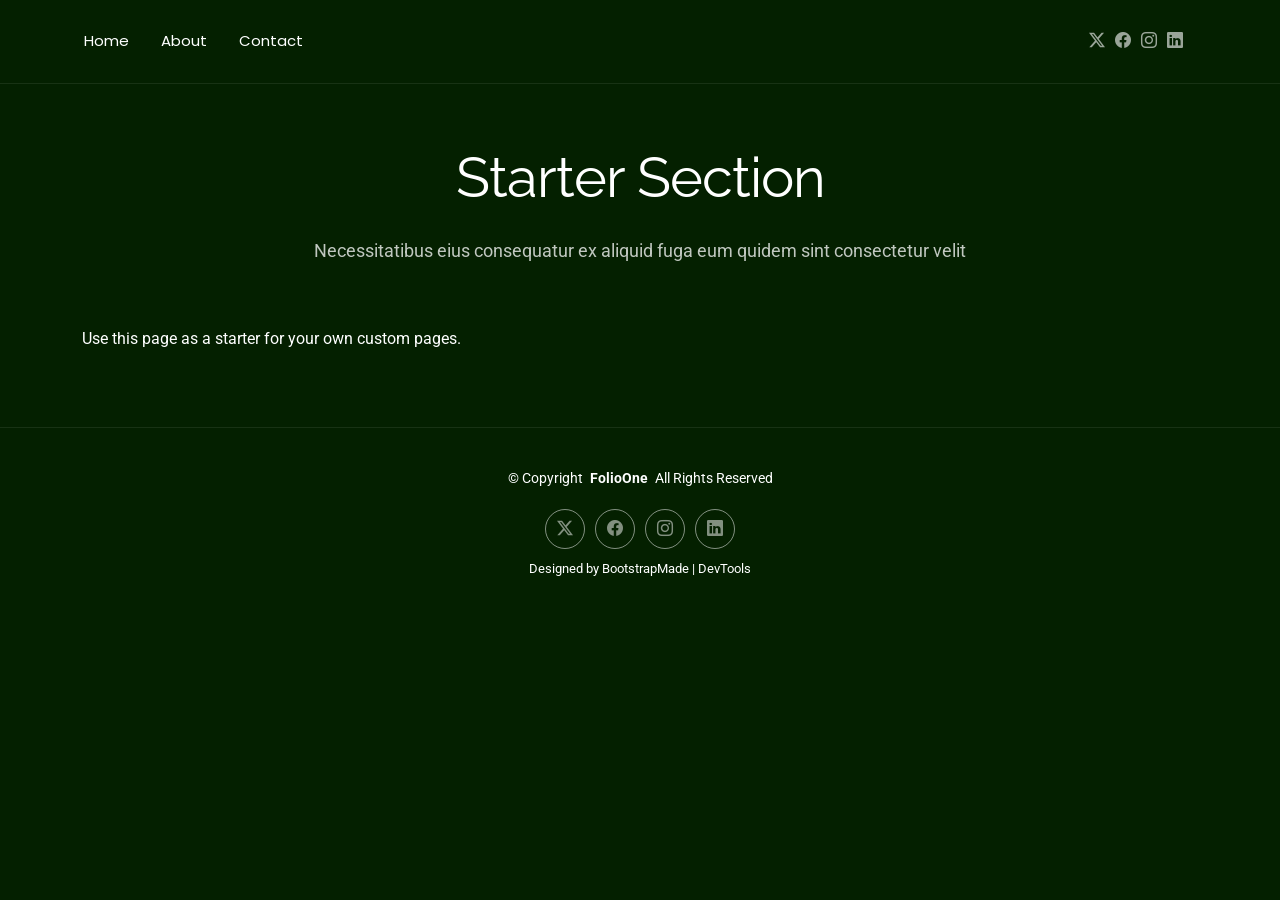
<file: starter-page.html>
<!DOCTYPE html>
<html lang="en">

<head>
  <meta charset="utf-8">
  <meta content="width=device-width, initial-scale=1.0" name="viewport">
  <title>Starter Page - FolioOne Bootstrap Template</title>
  <meta name="description" content="">
  <meta name="keywords" content="">

  <!-- Favicons -->
  <link href="assets/img/favicon.png" rel="icon">
  <link href="assets/img/apple-touch-icon.png" rel="apple-touch-icon">

  <!-- Fonts -->
  <link href="https://fonts.googleapis.com" rel="preconnect">
  <link href="https://fonts.gstatic.com" rel="preconnect" crossorigin>
  <link href="https://fonts.googleapis.com/css2?family=Roboto:ital,wght@0,100;0,300;0,400;0,500;0,700;0,900;1,100;1,300;1,400;1,500;1,700;1,900&family=Poppins:ital,wght@0,100;0,200;0,300;0,400;0,500;0,600;0,700;0,800;0,900;1,100;1,200;1,300;1,400;1,500;1,600;1,700;1,800;1,900&family=Raleway:ital,wght@0,100;0,200;0,300;0,400;0,500;0,600;0,700;0,800;0,900;1,100;1,200;1,300;1,400;1,500;1,600;1,700;1,800;1,900&display=swap" rel="stylesheet">

  <!-- Vendor CSS Files -->
  <link href="assets/vendor/bootstrap/css/bootstrap.min.css" rel="stylesheet">
  <link href="assets/vendor/bootstrap-icons/bootstrap-icons.css" rel="stylesheet">
  <link href="assets/vendor/aos/aos.css" rel="stylesheet">
  <link href="assets/vendor/swiper/swiper-bundle.min.css" rel="stylesheet">
  <link href="assets/vendor/glightbox/css/glightbox.min.css" rel="stylesheet">

  <!-- Main CSS File -->
  <link href="assets/css/main.css" rel="stylesheet">

  <!-- =======================================================
  * Template Name: FolioOne
  * Template URL: https://bootstrapmade.com/folioone-bootstrap-portfolio-website-template/
  * Updated: Aug 23 2025 with Bootstrap v5.3.7
  * Author: BootstrapMade.com
  * License: https://bootstrapmade.com/license/
  ======================================================== -->
</head>

<body class="starter-page-page">

  <header id="header" class="header d-flex align-items-center light-background sticky-top">
    <div class="container position-relative d-flex align-items-center justify-content-between">

      <!-- <a href="index.html" class="logo d-flex align-items-center me-auto me-xl-0">
      <img src="assets/img/logo.webp" alt="">
      <h1 class="sitename">FolioOne</h1> 
    </a> -->

      <nav id="navmenu" class="navmenu">
        <ul>
          <li><a href="index.html">Home</a></li>
          <li><a href="about.html">About</a></li>
          <li><a href="contact.html">Contact</a></li>
        </ul>
        <i class="mobile-nav-toggle d-xl-none bi bi-list"></i>
      </nav>

      <div class="header-social-links">
        <a href="#" class="twitter"><i class="bi bi-twitter-x"></i></a>
        <a href="#" class="facebook"><i class="bi bi-facebook"></i></a>
        <a href="#" class="instagram"><i class="bi bi-instagram"></i></a>
        <a href="#" class="linkedin"><i class="bi bi-linkedin"></i></a>
      </div>

    </div>
  </header>

  <main class="main">

    <!-- Starter Section Section -->
    <section id="starter-section" class="starter-section section">

      <!-- Section Title -->
      <div class="container section-title" data-aos="fade-up">
        <h2>Starter Section</h2>
        <p>Necessitatibus eius consequatur ex aliquid fuga eum quidem sint consectetur velit</p>
      </div><!-- End Section Title -->

      <div class="container" data-aos="fade-up">
        <p>Use this page as a starter for your own custom pages.</p>
      </div>

    </section><!-- /Starter Section Section -->

  </main>

  <footer id="footer" class="footer">

    <div class="container">
      <div class="copyright text-center ">
        <p>© <span>Copyright</span> <strong class="px-1 sitename">FolioOne</strong> <span>All Rights Reserved<br></span></p>
      </div>
      <div class="social-links d-flex justify-content-center">
        <a href=""><i class="bi bi-twitter-x"></i></a>
        <a href=""><i class="bi bi-facebook"></i></a>
        <a href=""><i class="bi bi-instagram"></i></a>
        <a href=""><i class="bi bi-linkedin"></i></a>
      </div>
      <div class="credits">
        <!-- All the links in the footer should remain intact. -->
        <!-- You can delete the links only if you've purchased the pro version. -->
        <!-- Licensing information: https://bootstrapmade.com/license/ -->
        <!-- Purchase the pro version with working PHP/AJAX contact form: [buy-url] -->
        Designed by <a href="https://bootstrapmade.com/">BootstrapMade</a> | <a href="https://bootstrapmade.com/tools/">DevTools</a>
      </div>
    </div>

  </footer>

  <!-- Scroll Top -->
  <a href="#" id="scroll-top" class="scroll-top d-flex align-items-center justify-content-center"><i class="bi bi-arrow-up-short"></i></a>

  <!-- Preloader -->
  <div id="preloader"></div>

  <!-- Vendor JS Files -->
  <script src="assets/vendor/bootstrap/js/bootstrap.bundle.min.js"></script>
  <script src="assets/vendor/php-email-form/validate.js"></script>
  <script src="assets/vendor/aos/aos.js"></script>
  <script src="assets/vendor/typed.js/typed.umd.js"></script>
  <script src="assets/vendor/waypoints/noframework.waypoints.js"></script>
  <script src="assets/vendor/purecounter/purecounter_vanilla.js"></script>
  <script src="assets/vendor/swiper/swiper-bundle.min.js"></script>
  <script src="assets/vendor/imagesloaded/imagesloaded.pkgd.min.js"></script>
  <script src="assets/vendor/isotope-layout/isotope.pkgd.min.js"></script>
  <script src="assets/vendor/glightbox/js/glightbox.min.js"></script>

  <!-- Main JS File -->
  <script src="assets/js/main.js"></script>

</body>

</html>
</file>
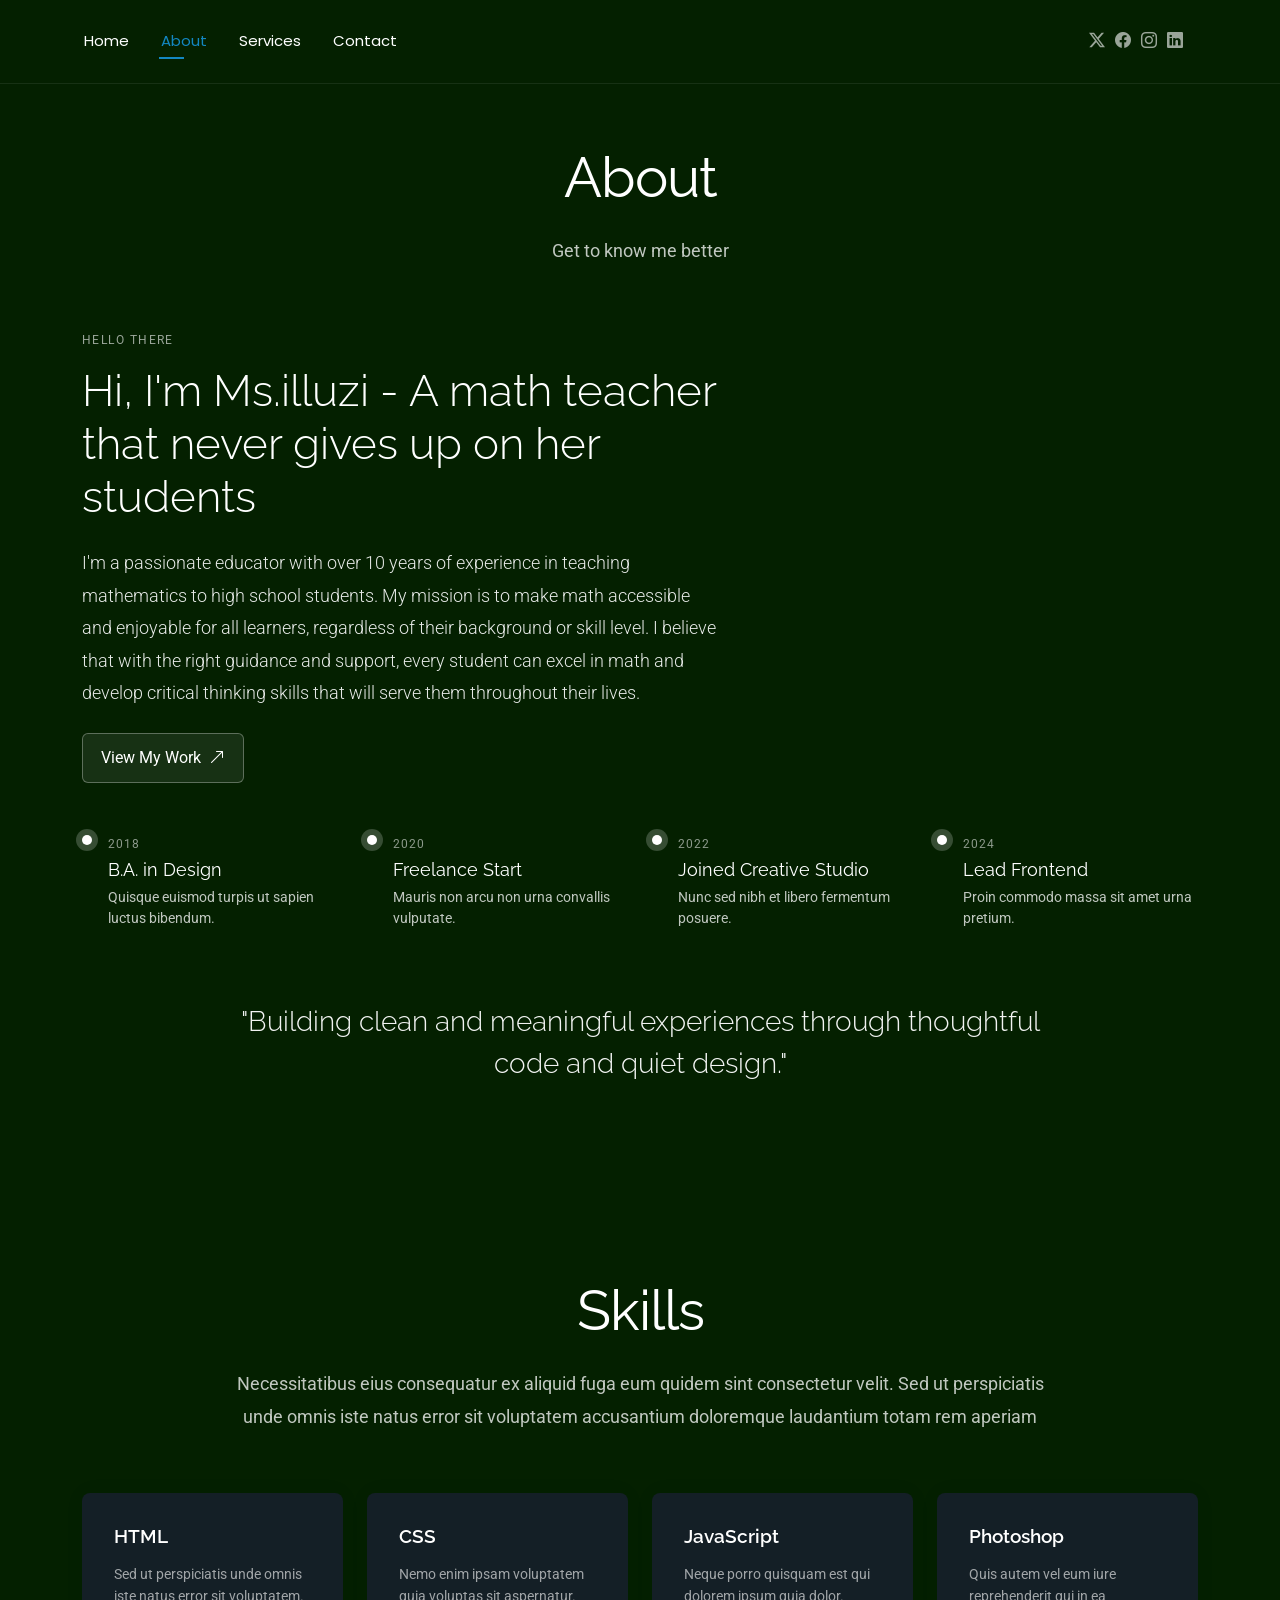
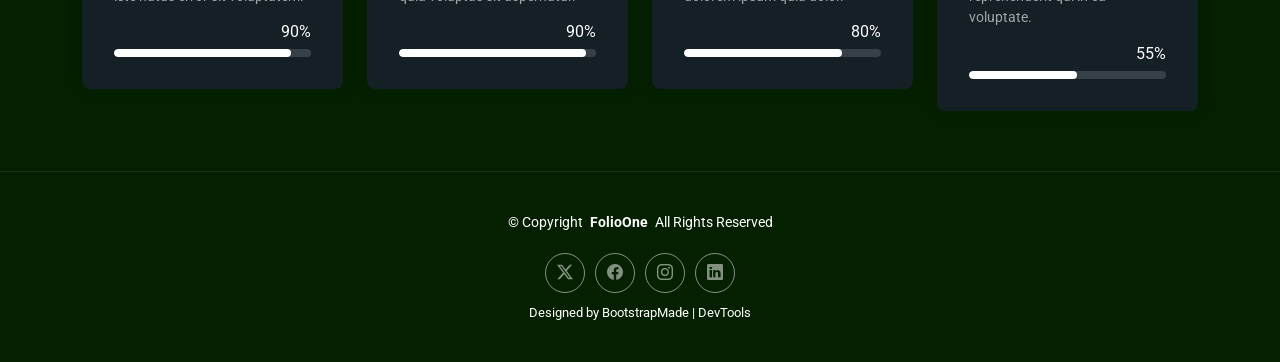
<file: SLE PROJECT 1/about.html>
<!DOCTYPE html>
<html lang="en">

<head>
  <meta charset="utf-8">
  <meta content="width=device-width, initial-scale=1.0" name="viewport">
  <title>About - FolioOne Bootstrap Template</title>
  <meta name="description" content="">
  <meta name="keywords" content="">

  <!-- Favicons -->
  <link href="assets/img/favicon.png" rel="icon">
  <link href="assets/img/apple-touch-icon.png" rel="apple-touch-icon">

  <!-- Fonts -->
  <link href="https://fonts.googleapis.com" rel="preconnect">
  <link href="https://fonts.gstatic.com" rel="preconnect" crossorigin>
  <link href="https://fonts.googleapis.com/css2?family=Roboto:ital,wght@0,100;0,300;0,400;0,500;0,700;0,900;1,100;1,300;1,400;1,500;1,700;1,900&family=Poppins:ital,wght@0,100;0,200;0,300;0,400;0,500;0,600;0,700;0,800;0,900;1,100;1,200;1,300;1,400;1,500;1,600;1,700;1,800;1,900&family=Raleway:ital,wght@0,100;0,200;0,300;0,400;0,500;0,600;0,700;0,800;0,900;1,100;1,200;1,300;1,400;1,500;1,600;1,700;1,800;1,900&display=swap" rel="stylesheet">

  <!-- Vendor CSS Files -->
  <link href="assets/vendor/bootstrap/css/bootstrap.min.css" rel="stylesheet">
  <link href="assets/vendor/bootstrap-icons/bootstrap-icons.css" rel="stylesheet">
  <link href="assets/vendor/aos/aos.css" rel="stylesheet">
  <link href="assets/vendor/swiper/swiper-bundle.min.css" rel="stylesheet">
  <link href="assets/vendor/glightbox/css/glightbox.min.css" rel="stylesheet">

  <!-- Main CSS File -->
  <link href="assets/css/main.css" rel="stylesheet">

  <!-- =======================================================
  * Template Name: FolioOne
  * Template URL: https://bootstrapmade.com/folioone-bootstrap-portfolio-website-template/
  * Updated: Aug 23 2025 with Bootstrap v5.3.7
  * Author: BootstrapMade.com
  * License: https://bootstrapmade.com/license/
  ======================================================== -->
</head>

<body class="about-page">

  <header id="header" class="header d-flex align-items-center light-background sticky-top">
    <div class="container position-relative d-flex align-items-center justify-content-between">

      <!-- <a href="index.html" class="logo d-flex align-items-center me-auto me-xl-0">
      <img src="assets/img/logo.webp" alt="">
      <h1 class="sitename">FolioOne</h1> 
    </a> -->

      <nav id="navmenu" class="navmenu">
        <ul>
          <li><a href="index.html">Home</a></li>
          <li><a href="about.html" class="active">About</a></li>
          <li><a href="services.html">Services</a></li>
  
        
          <li><a href="contact.html">Contact</a></li>
        </ul>
        <i class="mobile-nav-toggle d-xl-none bi bi-list"></i>
      </nav>

      <div class="header-social-links">
        <a href="#" class="twitter"><i class="bi bi-twitter-x"></i></a>
        <a href="#" class="facebook"><i class="bi bi-facebook"></i></a>
        <a href="#" class="instagram"><i class="bi bi-instagram"></i></a>
        <a href="#" class="linkedin"><i class="bi bi-linkedin"></i></a>
      </div>

    </div>
  </header>

  <main class="main">

    <!-- About Section -->
    <section id="about" class="about section">

      <!-- Section Title -->
      <div class="container section-title" data-aos="fade-up">
        <h2>About</h2>
        <p>Get to know me better</p>
      </div><!-- End Section Title -->

      <div class="container" data-aos="fade-up" data-aos-delay="100">

        <!-- Intro + Photo -->
        <div class="row align-items-center justify-content-between gy-5 mb-5">
          <div class="col-lg-7" data-aos="fade-right" data-aos-delay="150">
            <div class="intro-content">
              <span class="eyebrow">Hello there</span>
              <h2 class="headline">Hi, I'm Ms.illuzi - A math teacher that never gives up on her students</h2>
              <p class="lead">
                I'm a passionate educator with over 10 years of experience in teaching mathematics to high school students. My mission is to make math accessible and enjoyable for all learners, regardless of their background or skill level. I believe that with the right guidance and support, every student can excel in math and develop critical thinking skills that will serve them throughout their lives.
              </p>
              <div class="cta-group">
                <a href="#portfolio" class="btn-ghost">
                  View My Work <i class="bi bi-arrow-up-right"></i>
                </a>
              </div>
            </div>
          </div>

          <div class="col-lg-5" data-aos="zoom-in" data-aos-delay="250">
            <figure class="profile-figure text-center text-lg-end">
            </figure>
          </div>
        </div>
        <!-- End Intro + Photo -->

        <!-- Journey Timeline -->
        <div class="mb-5">
          <div class="row g-4">
            <div class="col-md-6 col-lg-3" data-aos="fade-up" data-aos-delay="120">
              <article class="timeline-item">
                <span class="dot"></span>
                <time>2018</time>
                <h4>B.A. in Design</h4>
                <p>Quisque euismod turpis ut sapien luctus bibendum.</p>
              </article>
            </div>
            <div class="col-md-6 col-lg-3" data-aos="fade-up" data-aos-delay="180">
              <article class="timeline-item">
                <span class="dot"></span>
                <time>2020</time>
                <h4>Freelance Start</h4>
                <p>Mauris non arcu non urna convallis vulputate.</p>
              </article>
            </div>
            <div class="col-md-6 col-lg-3" data-aos="fade-up" data-aos-delay="240">
              <article class="timeline-item">
                <span class="dot"></span>
                <time>2022</time>
                <h4>Joined Creative Studio</h4>
                <p>Nunc sed nibh et libero fermentum posuere.</p>
              </article>
            </div>
            <div class="col-md-6 col-lg-3" data-aos="fade-up" data-aos-delay="300">
              <article class="timeline-item">
                <span class="dot"></span>
                <time>2024</time>
                <h4>Lead Frontend</h4>
                <p>Proin commodo massa sit amet urna pretium.</p>
              </article>
            </div>
          </div>
        </div>
        <!-- End Journey Timeline -->

        <!-- Quote -->
        <blockquote class="personal-quote text-center mb-5" data-aos="fade-down" data-aos-delay="200">
          <p>"Building clean and meaningful experiences through thoughtful code and quiet design."</p>
        </blockquote>
        <!-- End Quote -->
      </div>

    </section><!-- /About Section -->

    <!-- Skills Section -->
    <section id="skills" class="skills section">

      <!-- Section Title -->
      <div class="container section-title" data-aos="fade-up">
        <h2>Skills</h2>
        <p>Necessitatibus eius consequatur ex aliquid fuga eum quidem sint consectetur velit. Sed ut perspiciatis unde omnis iste natus error sit voluptatem accusantium doloremque laudantium totam rem aperiam</p>
      </div><!-- End Section Title -->

      <div class="container" data-aos="fade-up" data-aos-delay="100">

        <div class="row g-4 skills-animation">

          <div class="col-md-6 col-lg-3" data-aos="fade-up" data-aos-delay="100">
            <div class="skill-box">
              <h3>HTML</h3>
              <p>Sed ut perspiciatis unde omnis iste natus error sit voluptatem.</p>
              <span class="text-end d-block">90%</span>
              <div class="progress">
                <div class="progress-bar" role="progressbar" aria-valuenow="90" aria-valuemin="0" aria-valuemax="100"></div>
              </div>
            </div>
          </div>

          <div class="col-md-6 col-lg-3" data-aos="fade-up" data-aos-delay="200">
            <div class="skill-box">
              <h3>CSS</h3>
              <p>Nemo enim ipsam voluptatem quia voluptas sit aspernatur.</p>
              <span class="text-end d-block">90%</span>
              <div class="progress">
                <div class="progress-bar" role="progressbar" aria-valuenow="95" aria-valuemin="0" aria-valuemax="100"></div>
              </div>
            </div>
          </div>

          <div class="col-md-6 col-lg-3" data-aos="fade-up" data-aos-delay="300">
            <div class="skill-box">
              <h3>JavaScript</h3>
              <p>Neque porro quisquam est qui dolorem ipsum quia dolor.</p>
              <span class="text-end d-block">80%</span>
              <div class="progress">
                <div class="progress-bar" role="progressbar" aria-valuenow="80" aria-valuemin="0" aria-valuemax="100"></div>
              </div>
            </div>
          </div>

          <div class="col-md-6 col-lg-3" data-aos="fade-up" data-aos-delay="400">
            <div class="skill-box">
              <h3>Photoshop</h3>
              <p>Quis autem vel eum iure reprehenderit qui in ea voluptate.</p>
              <span class="text-end d-block">55%</span>
              <div class="progress">
                <div class="progress-bar" role="progressbar" aria-valuenow="55" aria-valuemin="0" aria-valuemax="100">
                </div>
              </div>
            </div>
          </div>

        </div>

      </div>

    </section><!-- /Skills Section -->

  </main>

  <footer id="footer" class="footer">

    <div class="container">
      <div class="copyright text-center ">
        <p>© <span>Copyright</span> <strong class="px-1 sitename">FolioOne</strong> <span>All Rights Reserved<br></span></p>
      </div>
      <div class="social-links d-flex justify-content-center">
        <a href=""><i class="bi bi-twitter-x"></i></a>
        <a href=""><i class="bi bi-facebook"></i></a>
        <a href=""><i class="bi bi-instagram"></i></a>
        <a href=""><i class="bi bi-linkedin"></i></a>
      </div>
      <div class="credits">
        <!-- All the links in the footer should remain intact. -->
        <!-- You can delete the links only if you've purchased the pro version. -->
        <!-- Licensing information: https://bootstrapmade.com/license/ -->
        <!-- Purchase the pro version with working PHP/AJAX contact form: [buy-url] -->
        Designed by <a href="https://bootstrapmade.com/">BootstrapMade</a> | <a href="https://bootstrapmade.com/tools/">DevTools</a>
      </div>
    </div>

  </footer>

  <!-- Scroll Top -->
  <a href="#" id="scroll-top" class="scroll-top d-flex align-items-center justify-content-center"><i class="bi bi-arrow-up-short"></i></a>

  <!-- Preloader -->
  <div id="preloader"></div>

  <!-- Vendor JS Files -->
  <script src="assets/vendor/bootstrap/js/bootstrap.bundle.min.js"></script>
  <script src="assets/vendor/php-email-form/validate.js"></script>
  <script src="assets/vendor/aos/aos.js"></script>
  <script src="assets/vendor/typed.js/typed.umd.js"></script>
  <script src="assets/vendor/waypoints/noframework.waypoints.js"></script>
  <script src="assets/vendor/purecounter/purecounter_vanilla.js"></script>
  <script src="assets/vendor/swiper/swiper-bundle.min.js"></script>
  <script src="assets/vendor/imagesloaded/imagesloaded.pkgd.min.js"></script>
  <script src="assets/vendor/isotope-layout/isotope.pkgd.min.js"></script>
  <script src="assets/vendor/glightbox/js/glightbox.min.js"></script>

  <!-- Main JS File -->
  <script src="assets/js/main.js"></script>

</body>

</html>
</file>
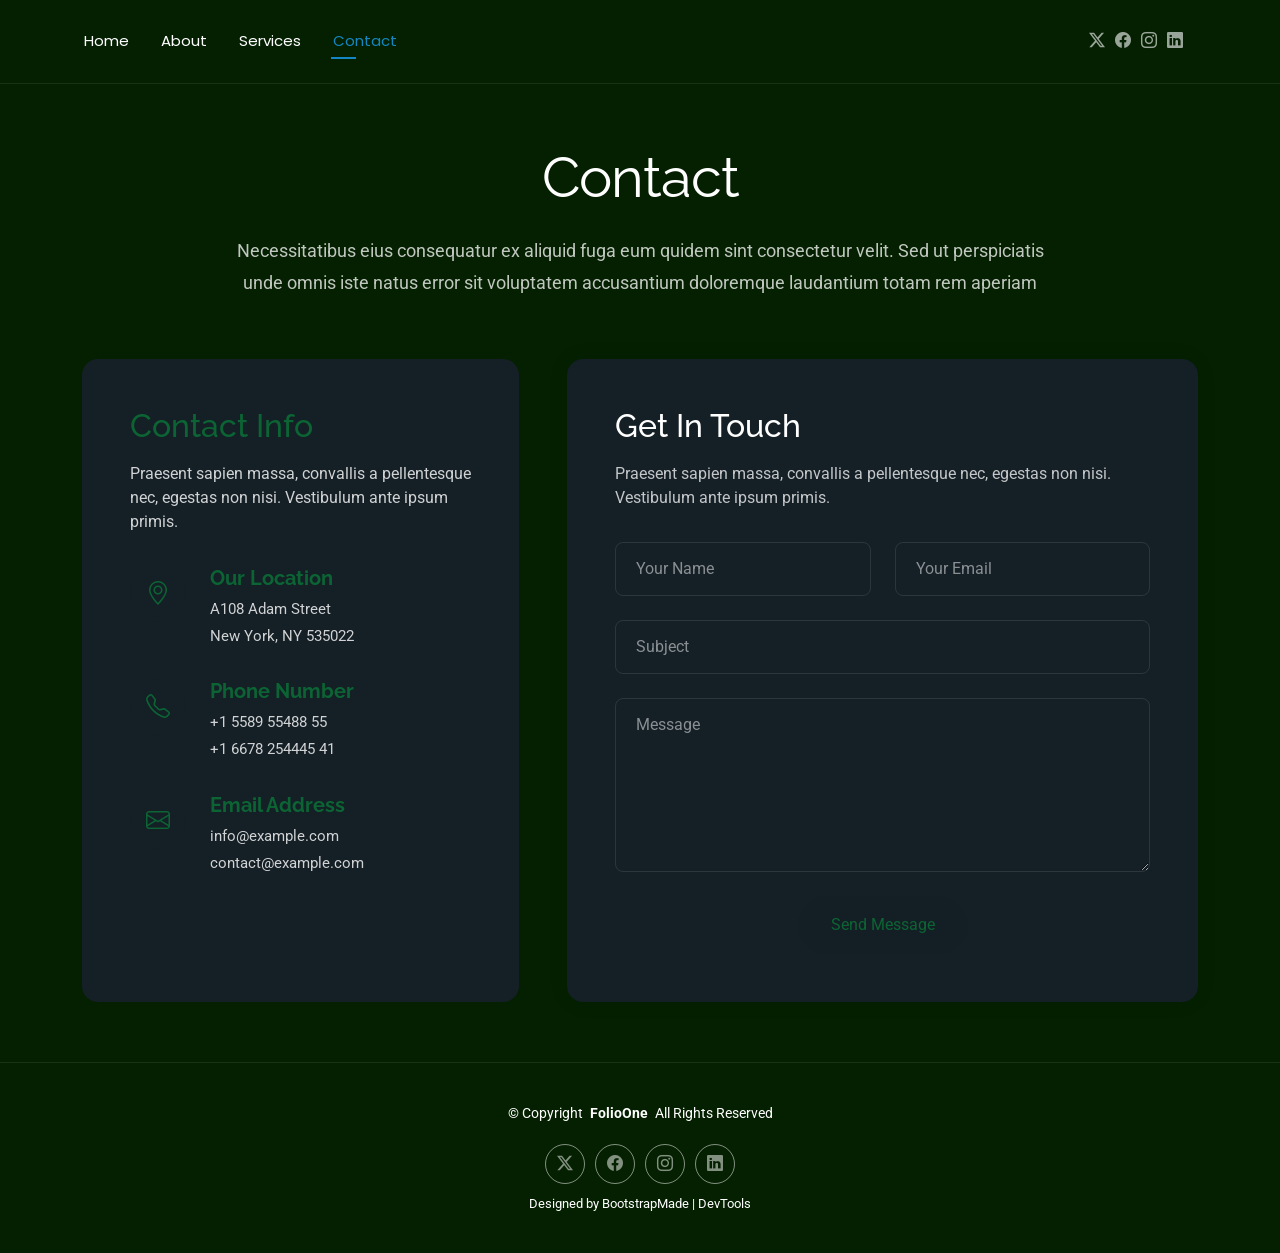
<file: SLE PROJECT 1/contact.html>
<!DOCTYPE html>
<html lang="en">

<head>
  <meta charset="utf-8">
  <meta content="width=device-width, initial-scale=1.0" name="viewport">
  <title>Contact - FolioOne Bootstrap Template</title>
  <meta name="description" content="">
  <meta name="keywords" content="">

  <!-- Favicons -->
  <link href="assets/img/favicon.png" rel="icon">
  <link href="assets/img/apple-touch-icon.png" rel="apple-touch-icon">

  <!-- Fonts -->
  <link href="https://fonts.googleapis.com" rel="preconnect">
  <link href="https://fonts.gstatic.com" rel="preconnect" crossorigin>
  <link href="https://fonts.googleapis.com/css2?family=Roboto:ital,wght@0,100;0,300;0,400;0,500;0,700;0,900;1,100;1,300;1,400;1,500;1,700;1,900&family=Poppins:ital,wght@0,100;0,200;0,300;0,400;0,500;0,600;0,700;0,800;0,900;1,100;1,200;1,300;1,400;1,500;1,600;1,700;1,800;1,900&family=Raleway:ital,wght@0,100;0,200;0,300;0,400;0,500;0,600;0,700;0,800;0,900;1,100;1,200;1,300;1,400;1,500;1,600;1,700;1,800;1,900&display=swap" rel="stylesheet">

  <!-- Vendor CSS Files -->
  <link href="assets/vendor/bootstrap/css/bootstrap.min.css" rel="stylesheet">
  <link href="assets/vendor/bootstrap-icons/bootstrap-icons.css" rel="stylesheet">
  <link href="assets/vendor/aos/aos.css" rel="stylesheet">
  <link href="assets/vendor/swiper/swiper-bundle.min.css" rel="stylesheet">
  <link href="assets/vendor/glightbox/css/glightbox.min.css" rel="stylesheet">

  <!-- Main CSS File -->
  <link href="assets/css/main.css" rel="stylesheet">

  <!-- =======================================================
  * Template Name: FolioOne
  * Template URL: https://bootstrapmade.com/folioone-bootstrap-portfolio-website-template/
  * Updated: Aug 23 2025 with Bootstrap v5.3.7
  * Author: BootstrapMade.com
  * License: https://bootstrapmade.com/license/
  ======================================================== -->
</head>

<body class="contact-page">

  <header id="header" class="header d-flex align-items-center light-background sticky-top">
    <div class="container position-relative d-flex align-items-center justify-content-between">

      <!-- <a href="index.html" class="logo d-flex align-items-center me-auto me-xl-0">
      <img src="assets/img/logo.webp" alt="">
      <h1 class="sitename">FolioOne</h1> 
    </a> -->

      <nav id="navmenu" class="navmenu">
        <ul>
          <li><a href="index.html">Home</a></li>
          <li><a href="about.html">About</a></li>
          <li><a href="services.html">Services</a></li>
         
          <li><a href="contact.html" class="active">Contact</a></li>
        </ul>
        <i class="mobile-nav-toggle d-xl-none bi bi-list"></i>
      </nav>

      <div class="header-social-links">
        <a href="#" class="twitter"><i class="bi bi-twitter-x"></i></a>
        <a href="#" class="facebook"><i class="bi bi-facebook"></i></a>
        <a href="#" class="instagram"><i class="bi bi-instagram"></i></a>
        <a href="#" class="linkedin"><i class="bi bi-linkedin"></i></a>
      </div>

    </div>
  </header>

  <main class="main">

    <!-- Contact Section -->
    <section id="contact" class="contact section">

      <!-- Section Title -->
      <div class="container section-title" data-aos="fade-up">
        <h2>Contact</h2>
        <p>Necessitatibus eius consequatur ex aliquid fuga eum quidem sint consectetur velit. Sed ut perspiciatis unde omnis iste natus error sit voluptatem accusantium doloremque laudantium totam rem aperiam</p>
      </div><!-- End Section Title -->

      <div class="container" data-aos="fade-up" data-aos-delay="100">

        <div class="row g-4 g-lg-5">
          <div class="col-lg-5">
            <div class="info-box" data-aos="fade-up" data-aos-delay="200">
              <h3>Contact Info</h3>
              <p>Praesent sapien massa, convallis a pellentesque nec, egestas non nisi. Vestibulum ante ipsum primis.</p>

              <div class="info-item" data-aos="fade-up" data-aos-delay="300">
                <div class="icon-box">
                  <i class="bi bi-geo-alt"></i>
                </div>
                <div class="content">
                  <h4>Our Location</h4>
                  <p>A108 Adam Street</p>
                  <p>New York, NY 535022</p>
                </div>
              </div>

              <div class="info-item" data-aos="fade-up" data-aos-delay="400">
                <div class="icon-box">
                  <i class="bi bi-telephone"></i>
                </div>
                <div class="content">
                  <h4>Phone Number</h4>
                  <p>+1 5589 55488 55</p>
                  <p>+1 6678 254445 41</p>
                </div>
              </div>

              <div class="info-item" data-aos="fade-up" data-aos-delay="500">
                <div class="icon-box">
                  <i class="bi bi-envelope"></i>
                </div>
                <div class="content">
                  <h4>Email Address</h4>
                  <p>info@example.com</p>
                  <p>contact@example.com</p>
                </div>
              </div>
            </div>
          </div>

          <div class="col-lg-7">
            <div class="contact-form" data-aos="fade-up" data-aos-delay="300">
              <h3>Get In Touch</h3>
              <p>Praesent sapien massa, convallis a pellentesque nec, egestas non nisi. Vestibulum ante ipsum primis.</p>

              <form action="forms/contact.php" method="post" class="php-email-form" data-aos="fade-up" data-aos-delay="200">
                <div class="row gy-4">

                  <div class="col-md-6">
                    <input type="text" name="name" class="form-control" placeholder="Your Name" required="">
                  </div>

                  <div class="col-md-6 ">
                    <input type="email" class="form-control" name="email" placeholder="Your Email" required="">
                  </div>

                  <div class="col-12">
                    <input type="text" class="form-control" name="subject" placeholder="Subject" required="">
                  </div>

                  <div class="col-12">
                    <textarea class="form-control" name="message" rows="6" placeholder="Message" required=""></textarea>
                  </div>

                  <div class="col-12 text-center">
                    <div class="loading">Loading</div>
                    <div class="error-message"></div>
                    <div class="sent-message">Your message has been sent. Thank you!</div>

                    <button type="submit" class="btn">Send Message</button>
                  </div>

                </div>
              </form>

            </div>
          </div>

        </div>

      </div>

    </section><!-- /Contact Section -->

  </main>

  <footer id="footer" class="footer">

    <div class="container">
      <div class="copyright text-center ">
        <p>© <span>Copyright</span> <strong class="px-1 sitename">FolioOne</strong> <span>All Rights Reserved<br></span></p>
      </div>
      <div class="social-links d-flex justify-content-center">
        <a href=""><i class="bi bi-twitter-x"></i></a>
        <a href=""><i class="bi bi-facebook"></i></a>
        <a href=""><i class="bi bi-instagram"></i></a>
        <a href=""><i class="bi bi-linkedin"></i></a>
      </div>
      <div class="credits">
        <!-- All the links in the footer should remain intact. -->
        <!-- You can delete the links only if you've purchased the pro version. -->
        <!-- Licensing information: https://bootstrapmade.com/license/ -->
        <!-- Purchase the pro version with working PHP/AJAX contact form: [buy-url] -->
        Designed by <a href="https://bootstrapmade.com/">BootstrapMade</a> | <a href="https://bootstrapmade.com/tools/">DevTools</a>
      </div>
    </div>

  </footer>

  <!-- Scroll Top -->
  <a href="#" id="scroll-top" class="scroll-top d-flex align-items-center justify-content-center"><i class="bi bi-arrow-up-short"></i></a>

  <!-- Preloader -->
  <div id="preloader"></div>

  <!-- Vendor JS Files -->
  <script src="assets/vendor/bootstrap/js/bootstrap.bundle.min.js"></script>
  <script src="assets/vendor/php-email-form/validate.js"></script>
  <script src="assets/vendor/aos/aos.js"></script>
  <script src="assets/vendor/typed.js/typed.umd.js"></script>
  <script src="assets/vendor/waypoints/noframework.waypoints.js"></script>
  <script src="assets/vendor/purecounter/purecounter_vanilla.js"></script>
  <script src="assets/vendor/swiper/swiper-bundle.min.js"></script>
  <script src="assets/vendor/imagesloaded/imagesloaded.pkgd.min.js"></script>
  <script src="assets/vendor/isotope-layout/isotope.pkgd.min.js"></script>
  <script src="assets/vendor/glightbox/js/glightbox.min.js"></script>

  <!-- Main JS File -->
  <script src="assets/js/main.js"></script>

</body>

</html>
</file>
<file: assets/css/main.css>
/**
* Template Name: FolioOne
* Template URL: https://bootstrapmade.com/folioone-bootstrap-portfolio-website-template/
* Updated: Aug 23 2025 with Bootstrap v5.3.7
* Author: BootstrapMade.com
* License: https://bootstrapmade.com/license/
*/

/*--------------------------------------------------------------
# Font & Color Variables
# Help: https://bootstrapmade.com/color-system/
--------------------------------------------------------------*/
/* Fonts */
:root {
  --default-font: "Roboto",  system-ui, -apple-system, "Segoe UI", Roboto, "Helvetica Neue", Arial, "Noto Sans", "Liberation Sans", sans-serif, "Apple Color Emoji", "Segoe UI Emoji", "Segoe UI Symbol", "Noto Color Emoji";
  --heading-font: "Raleway",  sans-serif;
  --nav-font: "Poppins",  sans-serif;
}

/* Global Colors - The following color variables are used throughout the website. Updating them here will change the color scheme of the entire website */
:root { 
  --background-color: #042000; /* Background color for the entire website, including individual sections */
  --default-color: #ffffff; /* Default color used for the majority of the text content across the entire website */
  --heading-color: #ffffff; /* Color for headings, subheadings and title throughout the website */
  --accent-color: #ffffff; /* Accent color that represents your brand on the website. It's used for buttons, links, and other elements that need to stand out */
  --surface-color: #141f26; /* The surface color is used as a background of boxed elements within sections, such as cards, icon boxes, or other elements that require a visual separation from the global background. */
  --contrast-color: #0c6434; /* Contrast color for text, ensuring readability against backgrounds of accent, heading, or default colors. */
}

/* Nav Menu Colors - The following color variables are used specifically for the navigation menu. They are separate from the global colors to allow for more customization options */
:root {
  --nav-color: #ffffff;  /* The default color of the main navmenu links */
  --nav-hover-color: #1387c1; /* Applied to main navmenu links when they are hovered over or active */
  --nav-mobile-background-color: #213642; /* Used as the background color for mobile navigation menu */
  --nav-dropdown-background-color: #051117; /* Used as the background color for dropdown items that appear when hovering over primary navigation items */
  --nav-dropdown-color: #e7f2f7; /* Used for navigation links of the dropdown items in the navigation menu. */
  --nav-dropdown-hover-color: #1387c1; /* Similar to --nav-hover-color, this color is applied to dropdown navigation links when they are hovered over. */
}

/* Color Presets - These classes override global colors when applied to any section or element, providing reuse of the sam color scheme. */

.light-background {
  --background-color: #142027;
  --surface-color: #325264;
}

.dark-background {
  --background-color: #0b1419;
  --default-color: #ffffff;
  --heading-color: #ffffff;
  --surface-color: #252525;
  --contrast-color: #ffffff;
}

/* Smooth scroll */
:root {
  scroll-behavior: smooth;
}

/*--------------------------------------------------------------
# General Styling & Shared Classes
--------------------------------------------------------------*/
body {
  color: var(--default-color);
  background-color: var(--background-color);
  font-family: var(--default-font);
}

a {
  color: var(--accent-color);
  text-decoration: none;
  transition: 0.3s;
}

a:hover {
  color: color-mix(in srgb, var(--accent-color), transparent 25%);
  text-decoration: none;
}

h1,
h2,
h3,
h4,
h5,
h6 {
  color: var(--heading-color);
  font-family: var(--heading-font);
}

/* PHP Email Form Messages
------------------------------*/
.php-email-form .error-message {
  display: none;
  background: #003d0a;
  color: #ffffff;
  text-align: left;
  padding: 15px;
  margin-bottom: 24px;
  font-weight: 600;
}

.php-email-form .sent-message {
  display: none;
  color: #ffffff;
  background: #f8f8f8;
  text-align: center;
  padding: 15px;
  margin-bottom: 24px;
  font-weight: 600;
}

.php-email-form .loading {
  display: none;
  background: var(--surface-color);
  text-align: center;
  padding: 15px;
  margin-bottom: 24px;
}

.php-email-form .loading:before {
  content: "";
  display: inline-block;
  border-radius: 50%;
  width: 24px;
  height: 24px;
  margin: 0 10px -6px 0;
  border: 3px solid var(--accent-color);
  border-top-color: var(--surface-color);
  animation: php-email-form-loading 1s linear infinite;
}

@keyframes php-email-form-loading {
  0% {
    transform: rotate(0deg);
  }

  100% {
    transform: rotate(360deg);
  }
}

/*--------------------------------------------------------------
# Global Header
--------------------------------------------------------------*/
.header {
  --background-color: rgba(255, 255, 255, 0);
  color: var(--default-color);
  background-color: var(--background-color);
  padding: 15px 0;
  transition: all 0.5s;
  z-index: 997;
  border-bottom: 1px solid color-mix(in srgb, var(--default-color), transparent 92%);
}

.header .logo {
  line-height: 1;
}

.header .logo img {
  max-height: 36px;
  margin-right: 8px;
}

.header .logo h1 {
  font-size: 32px;
  margin: 0;
  font-weight: 400;
  color: var(--heading-color);
}

.header .header-social-links {
  padding-right: 15px;
}

.header .header-social-links a {
  color: color-mix(in srgb, var(--default-color), transparent 40%);
  padding-left: 6px;
  display: inline-block;
  transition: 0.3s;
  font-size: 16px;
}

.header .header-social-links a:hover {
  color: var(--default-color);
}

.header .header-social-links a i {
  line-height: 0px;
}

@media (max-width: 1200px) {
  .header .logo {
    order: 1;
  }

  .header .header-social-links {
    order: 2;
  }

  .header .navmenu {
    order: 3;
  }
}

/* Global Header on Scroll
------------------------------*/
.scrolled .header {
  --background-color: rgba(16, 26, 32, 0.9);
}

/*--------------------------------------------------------------
# Navigation Menu
--------------------------------------------------------------*/
/* Desktop Navigation */
@media (min-width: 1200px) {
  .navmenu {
    padding: 0;
  }

  .navmenu ul {
    margin: 0;
    padding: 0;
    display: flex;
    list-style: none;
    align-items: center;
  }

  .navmenu li {
    position: relative;
  }

  .navmenu>ul>li {
    white-space: nowrap;
    padding: 15px 28px 15px 0;
  }

  .navmenu>ul>li:last-child {
    padding-right: 0;
  }

  .navmenu a,
  .navmenu a:focus {
    color: var(--nav-color);
    font-size: 15px;
    padding: 0 2px;
    font-family: var(--nav-font);
    font-weight: 400;
    display: flex;
    align-items: center;
    justify-content: space-between;
    white-space: nowrap;
    transition: 0.3s;
    position: relative;
  }

  .navmenu a i,
  .navmenu a:focus i {
    font-size: 12px;
    line-height: 0;
    margin-left: 5px;
    transition: 0.3s;
  }

  .navmenu>ul>li>a:before {
    content: "";
    position: absolute;
    height: 2px;
    bottom: -6px;
    left: 0;
    background-color: var(--nav-hover-color);
    visibility: hidden;
    width: 0px;
    transition: all 0.3s ease-in-out 0s;
  }

  .navmenu a:hover:before,
  .navmenu li:hover>a:before,
  .navmenu .active:before {
    visibility: visible;
    width: 25px;
  }

  .navmenu li:hover>a,
  .navmenu .active,
  .navmenu .active:focus {
    color: var(--nav-hover-color);
  }

  .navmenu .dropdown ul {
    margin: 0;
    padding: 10px 0;
    background: var(--nav-dropdown-background-color);
    display: block;
    position: absolute;
    visibility: hidden;
    left: -5px;
    top: 130%;
    opacity: 0;
    transition: 0.3s;
    border-radius: 4px;
    z-index: 99;
    box-shadow: 0px 0px 30px rgba(0, 0, 0, 0.1);
  }

  .navmenu .dropdown ul li {
    min-width: 200px;
  }

  .navmenu .dropdown ul a {
    padding: 10px 20px;
    font-size: 15px;
    text-transform: none;
    color: var(--nav-dropdown-color);
  }

  .navmenu .dropdown ul a i {
    font-size: 12px;
  }

  .navmenu .dropdown ul a:hover,
  .navmenu .dropdown ul .active:hover,
  .navmenu .dropdown ul li:hover>a {
    color: var(--nav-dropdown-hover-color);
  }

  .navmenu .dropdown:hover>ul {
    opacity: 1;
    top: 100%;
    visibility: visible;
  }

  .navmenu .dropdown .dropdown ul {
    top: 0;
    left: -90%;
    visibility: hidden;
  }

  .navmenu .dropdown .dropdown:hover>ul {
    opacity: 1;
    top: 0;
    left: -100%;
    visibility: visible;
  }
}

/* Mobile Navigation */
@media (max-width: 1199px) {
  .mobile-nav-toggle {
    color: var(--nav-color);
    font-size: 28px;
    line-height: 0;
    margin-right: 10px;
    cursor: pointer;
    transition: color 0.3s;
  }

  .navmenu {
    padding: 0;
    z-index: 9997;
  }

  .navmenu ul {
    display: none;
    list-style: none;
    position: absolute;
    inset: 60px 20px 20px 20px;
    padding: 10px 0;
    margin: 0;
    border-radius: 6px;
    background-color: var(--nav-mobile-background-color);
    border: 1px solid color-mix(in srgb, var(--default-color), transparent 90%);
    box-shadow: none;
    overflow-y: auto;
    transition: 0.3s;
    z-index: 9998;
  }

  .navmenu a,
  .navmenu a:focus {
    color: var(--nav-dropdown-color);
    padding: 10px 20px;
    font-family: var(--nav-font);
    font-size: 17px;
    font-weight: 500;
    display: flex;
    align-items: center;
    justify-content: space-between;
    white-space: nowrap;
    transition: 0.3s;
  }

  .navmenu a i,
  .navmenu a:focus i {
    font-size: 12px;
    line-height: 0;
    margin-left: 5px;
    width: 30px;
    height: 30px;
    display: flex;
    align-items: center;
    justify-content: center;
    border-radius: 50%;
    transition: 0.3s;
    background-color: color-mix(in srgb, var(--accent-color), transparent 90%);
  }

  .navmenu a i:hover,
  .navmenu a:focus i:hover {
    background-color: var(--accent-color);
    color: var(--contrast-color);
  }

  .navmenu a:hover,
  .navmenu .active,
  .navmenu .active:focus {
    color: var(--nav-dropdown-hover-color);
  }

  .navmenu .active i,
  .navmenu .active:focus i {
    background-color: var(--accent-color);
    color: var(--contrast-color);
    transform: rotate(180deg);
  }

  .navmenu .dropdown ul {
    position: static;
    display: none;
    z-index: 99;
    padding: 10px 0;
    margin: 10px 20px;
    background-color: var(--nav-dropdown-background-color);
    transition: all 0.5s ease-in-out;
  }

  .navmenu .dropdown ul ul {
    background-color: rgba(33, 37, 41, 0.1);
  }

  .navmenu .dropdown>.dropdown-active {
    display: block;
    background-color: rgba(33, 37, 41, 0.03);
  }

  .mobile-nav-active {
    overflow: hidden;
  }

  .mobile-nav-active .mobile-nav-toggle {
    color: #fff;
    position: absolute;
    font-size: 32px;
    top: 15px;
    right: 15px;
    margin-right: 0;
    z-index: 9999;
  }

  .mobile-nav-active .navmenu {
    position: fixed;
    overflow: hidden;
    inset: 0;
    background: rgba(33, 37, 41, 0.8);
    transition: 0.3s;
  }

  .mobile-nav-active .navmenu>ul {
    display: block;
  }
}

/*--------------------------------------------------------------
# Global Footer
--------------------------------------------------------------*/
.footer {
  color: var(--default-color);
  background-color: var(--background-color);
  font-size: 14px;
  padding: 40px 0;
  position: relative;
  border-top: 1px solid color-mix(in srgb, var(--default-color), transparent 92%);
}

.footer .copyright p {
  margin-bottom: 0;
}

.footer .social-links {
  margin-top: 20px;
}

.footer .social-links a {
  display: flex;
  align-items: center;
  justify-content: center;
  width: 40px;
  height: 40px;
  border-radius: 50%;
  border: 1px solid color-mix(in srgb, var(--default-color), transparent 50%);
  font-size: 16px;
  color: color-mix(in srgb, var(--default-color), transparent 50%);
  margin: 0 5px;
  transition: 0.3s;
}

.footer .social-links a:hover {
  color: var(--accent-color);
  border-color: var(--accent-color);
}

.footer .credits {
  margin-top: 10px;
  font-size: 13px;
  text-align: center;
}

/*--------------------------------------------------------------
# Preloader
--------------------------------------------------------------*/
#preloader {
  position: fixed;
  inset: 0;
  z-index: 9999;
  overflow: hidden;
  background-color: var(--background-color);
  transition: all 0.6s ease-out;
  width: 100%;
  height: 100vh;
}

#preloader:before,
#preloader:after {
  content: "";
  position: absolute;
  border: 4px solid var(--accent-color);
  border-radius: 50%;
  animation: animate-preloader 2s cubic-bezier(0, 0.2, 0.8, 1) infinite;
}

#preloader:after {
  animation-delay: -0.5s;
}

@keyframes animate-preloader {
  0% {
    width: 10px;
    height: 10px;
    top: calc(50% - 5px);
    left: calc(50% - 5px);
    opacity: 1;
  }

  100% {
    width: 72px;
    height: 72px;
    top: calc(50% - 36px);
    left: calc(50% - 36px);
    opacity: 0;
  }
}

/*--------------------------------------------------------------
# Scroll Top Button
--------------------------------------------------------------*/
.scroll-top {
  position: fixed;
  visibility: hidden;
  opacity: 0;
  right: 15px;
  bottom: -15px;
  z-index: 99999;
  background-color: var(--accent-color);
  width: 44px;
  height: 44px;
  border-radius: 50px;
  transition: all 0.4s;
}

.scroll-top i {
  font-size: 24px;
  color: var(--contrast-color);
  line-height: 0;
}

.scroll-top:hover {
  background-color: color-mix(in srgb, var(--accent-color), transparent 20%);
  color: var(--contrast-color);
}

.scroll-top.active {
  visibility: visible;
  opacity: 1;
  bottom: 15px;
}

/*--------------------------------------------------------------
# Disable aos animation delay on mobile devices
--------------------------------------------------------------*/
@media screen and (max-width: 768px) {
  [data-aos-delay] {
    transition-delay: 0 !important;
  }
}

/*--------------------------------------------------------------
# Global Page Titles & Breadcrumbs
--------------------------------------------------------------*/
.page-title {
  color: var(--default-color);
  background-color: var(--background-color);
  position: relative;
}

.page-title .heading {
  padding: 80px 0;
  border-top: 1px solid color-mix(in srgb, var(--default-color), transparent 90%);
}

.page-title .heading h1 {
  font-size: 38px;
  font-weight: 700;
}

.page-title nav {
  background-color: color-mix(in srgb, var(--default-color), transparent 96%);
  padding: 20px 0;
}

.page-title nav ol {
  display: flex;
  flex-wrap: wrap;
  list-style: none;
  padding: 0;
  margin: 0;
  font-size: 16px;
  font-weight: 400;
}

.page-title nav ol li+li {
  padding-left: 10px;
}

.page-title nav ol li+li::before {
  content: "/";
  display: inline-block;
  padding-right: 10px;
  color: color-mix(in srgb, var(--default-color), transparent 70%);
}

/*--------------------------------------------------------------
# Global Sections
--------------------------------------------------------------*/
section,
.section {
  color: var(--default-color);
  background-color: var(--background-color);
  padding: 60px 0;
  scroll-margin-top: 100px;
  overflow: clip;
}

@media (max-width: 1199px) {

  section,
  .section {
    scroll-margin-top: 66px;
  }
}

/*--------------------------------------------------------------
# Global Section Titles
--------------------------------------------------------------*/
.section-title {
  text-align: center;
  padding-bottom: 60px;
  position: relative;
}

.section-title h2 {
  font-size: 3.5rem;
  font-weight: 400;
  line-height: 1.2;
  color: var(--heading-color);
  margin-bottom: 1.5rem;
  letter-spacing: -1px;
}

@media (max-width: 768px) {
  .section-title h2 {
    font-size: 2.5rem;
  }
}

.section-title p {
  font-size: 1.125rem;
  line-height: 1.8;
  color: color-mix(in srgb, var(--default-color), transparent 25%);
  max-width: 900px;
  margin: 0 auto;
  text-wrap: balance;
}

/*--------------------------------------------------------------
# Hero Section
--------------------------------------------------------------*/
.hero {
  padding: 80px 0;
  min-height: 100vh;
  display: flex;
  align-items: center;
}

.hero .hero-content h1 {
  font-size: 3.5rem;
  font-weight: 700;
  margin-bottom: 1rem;
  line-height: 1.2;
}

.hero .hero-content h1 .highlight {
  color: var(--accent-color);
  position: relative;
}

.hero .hero-content h1 .highlight::after {
  content: "";
  position: absolute;
  bottom: 0;
  left: 0;
  width: 100%;
  height: 3px;
  background: linear-gradient(90deg, var(--accent-color), color-mix(in srgb, var(--accent-color), transparent 50%));
  border-radius: 2px;
}

@media (max-width: 768px) {
  .hero .hero-content h1 {
    font-size: 2.5rem;
  }
}

.hero .hero-content h2 {
  font-size: 1.5rem;
  font-weight: 400;
  margin-bottom: 2rem;
  color: color-mix(in srgb, var(--default-color), transparent 20%);
}

.hero .hero-content h2 .typed {
  color: var(--accent-color);
  font-weight: 600;
}

@media (max-width: 768px) {
  .hero .hero-content h2 {
    font-size: 1.25rem;
  }
}

.hero .hero-content p {
  font-size: 1.1rem;
  line-height: 1.6;
  margin-bottom: 2.5rem;
  color: color-mix(in srgb, var(--default-color), transparent 30%);
}

.hero .hero-actions {
  display: flex;
  gap: 1rem;
  margin-bottom: 3rem;
}

.hero .hero-actions .btn {
  padding: 12px 30px;
  border-radius: 50px;
  font-weight: 600;
  text-decoration: none;
  transition: all 0.3s ease;
  border: 2px solid;
}

.hero .hero-actions .btn.btn-primary {
  background: var(--accent-color);
  color: var(--contrast-color);
  border-color: var(--accent-color);
}

.hero .hero-actions .btn.btn-primary:hover {
  background: color-mix(in srgb, var(--accent-color), black 15%);
  border-color: color-mix(in srgb, var(--accent-color), black 15%);
  transform: translateY(-2px);
}

.hero .hero-actions .btn.btn-outline {
  background: transparent;
  color: var(--accent-color);
  border-color: var(--accent-color);
}

.hero .hero-actions .btn.btn-outline:hover {
  transform: translateY(-2px);
}

@media (max-width: 576px) {
  .hero .hero-actions {
    flex-direction: column;
  }

  .hero .hero-actions .btn {
    text-align: center;
  }
}

.hero .social-links {
  display: flex;
  gap: 1rem;
}

.hero .social-links a {
  width: 45px;
  height: 45px;
  background: var(--surface-color);
  border-radius: 50%;
  display: flex;
  align-items: center;
  justify-content: center;
  color: var(--default-color);
  font-size: 1.2rem;
  transition: all 0.3s ease;
}

.hero .social-links a:hover {
  background: var(--accent-color);
  color: var(--contrast-color);
  transform: translateY(-3px);
  box-shadow: 0 8px 25px color-mix(in srgb, var(--accent-color), transparent 70%);
}

.hero .hero-image {
  position: relative;
}

.hero .hero-image .image-wrapper {
  position: relative;
  max-width: 450px;
  margin: 0 auto;
}

.hero .hero-image .image-wrapper img {
  border-radius: 20px;
  box-shadow: 0 5px 15px color-mix(in srgb, var(--default-color), transparent 95%);
  transition: transform 0.3s ease;
}

.hero .hero-image .image-wrapper img:hover {
  transform: scale(1.02);
}

.hero .hero-image .floating-elements {
  position: absolute;
  top: 0;
  left: 0;
  right: 0;
  bottom: 0;
  pointer-events: none;
}

.hero .hero-image .floating-elements .floating-card {
  position: absolute;
  background: var(--surface-color);
  padding: 15px 20px;
  border-radius: 15px;
  box-shadow: 0 10px 30px color-mix(in srgb, var(--default-color), transparent 90%);
  display: flex;
  align-items: center;
  gap: 10px;
  font-weight: 600;
  animation: float 3s ease-in-out infinite;
}

.hero .hero-image .floating-elements .floating-card i {
  font-size: 1.5rem;
  color: var(--accent-color);
}

.hero .hero-image .floating-elements .floating-card.design {
  top: 10%;
  right: -10%;
  animation-delay: 0s;
}

.hero .hero-image .floating-elements .floating-card.code {
  bottom: 30%;
  left: -15%;
  animation-delay: 1s;
}

.hero .hero-image .floating-elements .floating-card.creativity {
  top: 60%;
  right: -5%;
  animation-delay: 2s;
}

@media (max-width: 992px) {
  .hero .hero-image .floating-elements .floating-card {
    display: none;
  }
}

@keyframes float {

  0%,
  100% {
    transform: translateY(0px);
  }

  50% {
    transform: translateY(-10px);
  }
}

@media (max-width: 992px) {
  .hero .hero-content {
    text-align: center;
    margin-bottom: 3rem;
  }
}

/*--------------------------------------------------------------
# About Section
--------------------------------------------------------------*/
.about .intro-content .eyebrow {
  display: inline-block;
  letter-spacing: 0.12em;
  text-transform: uppercase;
  font-size: 12px;
  color: color-mix(in srgb, var(--default-color), transparent 40%);
  margin-bottom: 16px;
}

.about .intro-content .headline {
  font-family: var(--heading-font);
  font-weight: 300;
  line-height: 1.2;
  font-size: clamp(28px, 4vw, 44px);
  margin: 0 0 24px 0;
}

.about .intro-content .lead {
  font-size: 18px;
  line-height: 1.8;
  color: color-mix(in srgb, var(--default-color), transparent 10%);
  margin-bottom: 24px;
}

.about .intro-content p {
  line-height: 1.8;
  margin-bottom: 24px;
  color: color-mix(in srgb, var(--default-color), transparent 5%);
}

.about .intro-content .cta-group {
  display: flex;
  gap: 24px;
  align-items: center;
  margin-top: 24px;
}

.about .intro-content .cta-group .btn-ghost {
  display: inline-flex;
  align-items: center;
  gap: 8px;
  padding: 12px 18px;
  border-radius: 6px;
  color: var(--accent-color);
  background: color-mix(in srgb, var(--accent-color), transparent 92%);
  border: 1px solid color-mix(in srgb, var(--accent-color), transparent 70%);
  transition: 0.3s ease-in-out;
}

.about .intro-content .cta-group .btn-ghost:hover,
.about .intro-content .cta-group .btn-ghost:focus {
  color: var(--contrast-color);
  background: var(--accent-color);
  border-color: var(--accent-color);
  outline: none;
  box-shadow: 0 0 0 3px color-mix(in srgb, var(--accent-color), transparent 70%);
}

.about .intro-content .cta-group .link-underline {
  display: inline-flex;
  align-items: center;
  gap: 8px;
  position: relative;
  color: var(--accent-color);
  padding-bottom: 4px;
  transition: 0.3s ease-in-out;
}

.about .intro-content .cta-group .link-underline::after {
  content: "";
  position: absolute;
  left: 0;
  right: 0;
  bottom: 0;
  height: 1px;
  background: color-mix(in srgb, var(--accent-color), transparent 40%);
  transform: scaleX(0.4);
  transform-origin: left;
  transition: 0.3s ease-in-out;
}

.about .intro-content .cta-group .link-underline:hover,
.about .intro-content .cta-group .link-underline:focus {
  color: color-mix(in srgb, var(--accent-color), transparent 10%);
  outline: none;
}

.about .intro-content .cta-group .link-underline:hover::after,
.about .intro-content .cta-group .link-underline:focus::after {
  transform: scaleX(1);
}

.about .profile-figure {
  margin: 0;
}

.about .profile-figure .profile-photo {
  width: 88%;
  max-width: 440px;
  border-radius: 18px;
  box-shadow: 0 10px 30px color-mix(in srgb, var(--default-color), transparent 92%);
  transform: translateY(0);
  transition: transform 0.3s ease-in-out;
}

.about .profile-figure .profile-caption {
  margin-top: 24px;
  display: flex;
  align-items: center;
  justify-content: center;
}

.about .profile-figure .profile-caption .meta {
  font-size: 14px;
  color: color-mix(in srgb, var(--default-color), transparent 20%);
}

.about .profile-figure .profile-caption .meta .funfact {
  font-size: 13px;
  margin-top: 4px;
  color: color-mix(in srgb, var(--default-color), transparent 35%);
}

.about .profile-figure:hover .profile-photo {
  transform: translateY(-4px);
}

.about .skill-item {
  padding: 24px;
  border-radius: 6px;
  transition: 0.3s ease-in-out;
  background: color-mix(in srgb, var(--surface-color), var(--accent-color) 2%);
  border: 1px solid color-mix(in srgb, var(--default-color), transparent 88%);
  height: 100%;
}

.about .skill-item i {
  font-size: 24px;
  color: var(--accent-color);
  margin-bottom: 16px;
  display: inline-block;
}

.about .skill-item h3 {
  font-size: 16px;
  margin-bottom: 6px;
  font-weight: 500;
}

.about .skill-item p {
  margin: 0;
  font-size: 14px;
  color: color-mix(in srgb, var(--default-color), transparent 25%);
}

.about .skill-item:hover {
  transform: translateY(-3px);
  border-color: color-mix(in srgb, var(--accent-color), transparent 60%);
  box-shadow: 0 10px 30px color-mix(in srgb, var(--default-color), transparent 92%);
}

.about .timeline-item {
  position: relative;
  padding-left: 26px;
}

.about .timeline-item time {
  display: inline-block;
  font-size: 12px;
  letter-spacing: 0.08em;
  text-transform: uppercase;
  color: color-mix(in srgb, var(--default-color), transparent 45%);
  margin-bottom: 6px;
}

.about .timeline-item h4 {
  font-size: 18px;
  font-weight: 400;
  margin: 0 0 6px;
}

.about .timeline-item p {
  font-size: 14px;
  color: color-mix(in srgb, var(--default-color), transparent 25%);
  margin: 0;
}

.about .timeline-item .dot {
  position: absolute;
  left: 0;
  top: 4px;
  width: 10px;
  height: 10px;
  border-radius: 50%;
  background: var(--accent-color);
  box-shadow: 0 0 0 6px color-mix(in srgb, var(--accent-color), transparent 80%);
}

.about .personal-quote {
  padding: 24px 0;
}

.about .personal-quote p {
  font-family: var(--heading-font);
  font-weight: 300;
  font-size: clamp(20px, 3vw, 28px);
  line-height: 1.5;
  color: color-mix(in srgb, var(--default-color), transparent 5%);
  margin: 0 auto;
  max-width: 800px;
}

.about .fact-pill {
  display: flex;
  align-items: center;
  justify-content: center;
  gap: 10px;
  padding: 10px 14px;
  border-radius: 999px;
  border: 1px solid color-mix(in srgb, var(--default-color), transparent 85%);
  background: var(--surface-color);
  color: color-mix(in srgb, var(--default-color), transparent 10%);
  transition: 0.3s ease-in-out;
}

.about .fact-pill i {
  color: var(--accent-color);
}

.about .fact-pill span {
  font-size: 14px;
}

.about .fact-pill:hover {
  transform: translateY(-2px);
  border-color: color-mix(in srgb, var(--accent-color), transparent 60%);
  box-shadow: 0 10px 30px color-mix(in srgb, var(--default-color), transparent 92%);
}

.about .fact-pill:focus-within {
  box-shadow: 0 0 0 3px color-mix(in srgb, var(--accent-color), transparent 70%);
}

@media (max-width: 992px) {
  .about .profile-figure {
    text-align: center !important;
  }

  .about .profile-figure .profile-photo {
    width: 72%;
  }

  .about .intro-content .cta-group {
    flex-wrap: wrap;
  }
}

@media (max-width: 576px) {
  .about .profile-figure .profile-photo {
    width: 100%;
  }
}

/*--------------------------------------------------------------
# Skills Section
--------------------------------------------------------------*/
.skills .skill-box {
  background-color: var(--surface-color);
  padding: 2rem;
  border-radius: 8px;
  box-shadow: 0 0 20px rgba(0, 0, 0, 0.05);
}

.skills .skill-box h3 {
  font-size: 1.2rem;
  margin-bottom: 1rem;
  font-weight: 600;
}

.skills .skill-box p {
  font-size: 0.9rem;
  margin-bottom: 0.8rem;
  opacity: 0.6;
}

.skills .skill-box .progress {
  background-color: color-mix(in srgb, var(--accent-color), transparent 85%);
  border-radius: 50px;
  height: 8px;
  margin-top: 5px;
  overflow: hidden;
}

.skills .skill-box .progress .progress-bar {
  background-color: var(--accent-color);
  height: 100%;
  position: relative;
  border-radius: 50px;
  transition: 0.9s;
  width: 1px;
}

/*--------------------------------------------------------------
# Stats Section
--------------------------------------------------------------*/
.stats .avatars {
  position: relative;
}

.stats .avatars img {
  width: 60px;
  height: 60px;
  border: 3px solid var(--accent-color);
  margin-right: -15px;
  transition: transform 0.3s ease;
}

.stats .avatars img:hover {
  transform: translateY(-5px);
  z-index: 2;
}

.stats .counters h2 {
  color: var(--heading-color);
  font-size: 48px;
  font-weight: 700;
  margin-bottom: 10px;
}

.stats .counters h2 span {
  display: inline-block;
}

.stats .counters p {
  color: var(--default-color);
  font-size: 18px;
  margin: 0;
  opacity: 0.9;
}

@media (max-width: 991px) {
  .stats .row {
    text-align: center;
  }

  .stats .avatars {
    justify-content: center;
    margin-bottom: 40px;
  }

  .stats .counters h2 {
    font-size: 36px;
  }

  .stats .counters p {
    font-size: 16px;
  }

  .stats .counters .col-md-4 {
    margin-bottom: 30px;
  }

  .stats .counters .col-md-4:last-child {
    margin-bottom: 0;
  }
}

@media (max-width: 576px) {
  .stats {
    padding: 60px 0;
  }

  .stats .avatars {
    flex-wrap: wrap;
    justify-content: center;
  }

  .stats .avatars img {
    margin: 0 -8px;
  }
}

/*--------------------------------------------------------------
# Testimonials Section
--------------------------------------------------------------*/
.testimonials .testimonials-carousel,
.testimonials .testimonials-slider {
  overflow: hidden;
}

.testimonials .testimonial-item .testimonial-content {
  border-left: 3px solid var(--accent-color);
  padding-left: 30px;
}

.testimonials .testimonial-item .testimonial-img {
  border-radius: 50%;
  border: 4px solid var(--background-color);
  margin: 0 auto;
}

.testimonials .testimonial-item h3 {
  font-size: 20px;
  font-weight: bold;
  margin: 10px 0 5px 0;
}

.testimonials .testimonial-item h4 {
  font-size: 14px;
  color: color-mix(in srgb, var(--default-color), transparent 40%);
  margin: 0 0 10px 0;
}

.testimonials .testimonial-item .stars i {
  color: #ffffff;
  margin: 0 1px;
}

.testimonials .testimonial-item .quote-icon-left,
.testimonials .testimonial-item .quote-icon-right {
  color: color-mix(in srgb, var(--accent-color), transparent 50%);
  font-size: 26px;
  line-height: 0;
}

.testimonials .testimonial-item .quote-icon-left {
  display: inline-block;
  left: -5px;
  position: relative;
}

.testimonials .testimonial-item .quote-icon-right {
  display: inline-block;
  right: -5px;
  position: relative;
  top: 10px;
  transform: scale(-1, -1);
}

.testimonials .testimonial-item p {
  font-style: italic;
}

.testimonials .swiper-wrapper {
  height: auto;
}

.testimonials .swiper-pagination {
  margin-top: 30px;
  position: relative;
}

.testimonials .swiper-pagination .swiper-pagination-bullet {
  width: 12px;
  height: 12px;
  background-color: color-mix(in srgb, var(--default-color), transparent 85%);
  opacity: 1;
}

.testimonials .swiper-pagination .swiper-pagination-bullet-active {
  background-color: var(--accent-color);
}

/*--------------------------------------------------------------
# Resume Section
--------------------------------------------------------------*/
.resume .resume-item {
  margin-bottom: 3rem;
}

.resume .resume-item .resume-title {
  font-size: 1.75rem;
  font-weight: 700;
  margin-bottom: 1.5rem;
  padding-bottom: 1.5rem;
  position: relative;
  color: var(--heading-color);
}

.resume .resume-item .resume-title::after {
  content: "";
  position: absolute;
  display: block;
  width: 50px;
  height: 3px;
  background: var(--accent-color);
  bottom: 0;
  left: 0;
}

.resume .resume-item .resume-content {
  padding-left: 1.25rem;
  border-left: 2px solid color-mix(in srgb, var(--accent-color), transparent 85%);
}

.resume .resume-item article {
  position: relative;
  margin-bottom: 2.5rem;
}

.resume .resume-item article::before {
  content: "";
  position: absolute;
  width: 16px;
  height: 16px;
  border-radius: 50%;
  left: -1.8rem;
  top: 0.25rem;
  background: var(--background-color);
  border: 2px solid var(--accent-color);
}

.resume .resume-item article h4 {
  font-size: 1.25rem;
  font-weight: 600;
  margin-bottom: 0.5rem;
  color: var(--heading-color);
}

.resume .resume-item article h5 {
  font-size: 1rem;
  background: color-mix(in srgb, var(--accent-color), transparent 92%);
  padding: 0.375rem 0.75rem;
  display: inline-block;
  font-weight: 600;
  margin: 0.5rem 0;
  color: var(--accent-color);
  border-radius: 4px;
}

.resume .resume-item article .institution,
.resume .resume-item article .company {
  font-size: 1rem;
  margin-bottom: 1rem;
  color: color-mix(in srgb, var(--default-color), transparent 25%);
}

.resume .resume-item article p {
  margin-bottom: 1rem;
}

.resume .resume-item article ul {
  padding-left: 1.25rem;
  margin-bottom: 0;
}

.resume .resume-item article ul li {
  padding-bottom: 0.75rem;
  position: relative;
}

.resume .resume-item article ul li:last-child {
  padding-bottom: 0;
}

.resume .skill-item {
  margin-bottom: 2rem;
}

.resume .skill-item h4 {
  font-size: 1rem;
  font-weight: 600;
  margin-bottom: 0.75rem;
  color: var(--heading-color);
}

.resume .skill-item .progress {
  height: 0.75rem;
  background-color: color-mix(in srgb, var(--accent-color), transparent 92%);
  border-radius: 1rem;
  overflow: visible;
}

.resume .skill-item .progress .progress-bar {
  background-color: var(--accent-color);
  position: relative;
  border-radius: 1rem;
  width: 0;
  transition: width 1s ease;
}

.resume .skill-item .progress .progress-bar::after {
  content: attr(aria-valuenow) "%";
  position: absolute;
  right: 0;
  top: -1.75rem;
  font-size: 0.875rem;
  font-weight: 600;
  color: var(--accent-color);
}

@media (max-width: 991.98px) {
  .resume .resume-item {
    margin-bottom: 2rem;
  }
}

@media (max-width: 767.98px) {
  .resume .resume-content {
    padding-left: 1rem !important;
  }

  .resume article::before {
    left: -2rem !important;
  }
}

/*--------------------------------------------------------------
# Services Section
--------------------------------------------------------------*/
.services .service-item {
  display: flex;
  background-color: var(--surface-color);
  border-radius: 12px;
  padding: 2rem;
  height: 100%;
  position: relative;
  overflow: hidden;
  box-shadow: 0 5px 20px rgba(0, 0, 0, 0.03);
  transition: all 0.4s ease;
}

.services .service-item::before {
  content: "";
  position: absolute;
  left: 0;
  top: 0;
  height: 100%;
  width: 4px;
  background-color: var(--accent-color);
  transform: scaleY(0);
  transform-origin: bottom;
  transition: transform 0.4s cubic-bezier(0.65, 0, 0.35, 1);
}

.services .service-item:hover {
  box-shadow: 0 10px 30px rgba(0, 0, 0, 0.08);
  transform: translateY(-5px);
}

.services .service-item:hover::before {
  transform: scaleY(1);
}

.services .service-item:hover .service-icon {
  background-color: var(--accent-color);
  color: var(--contrast-color);
  transform: rotateY(180deg);
}

.services .service-item:hover .service-icon i {
  transform: rotateY(180deg);
}

.services .service-item:hover .service-link i {
  transform: translateX(5px);
}

.services .service-icon {
  flex-shrink: 0;
  width: 70px;
  height: 70px;
  border-radius: 12px;
  background-color: color-mix(in srgb, var(--accent-color), transparent 90%);
  color: var(--accent-color);
  display: flex;
  align-items: center;
  justify-content: center;
  margin-right: 1.5rem;
  transition: all 0.5s ease;
}

.services .service-icon i {
  font-size: 2rem;
  transition: transform 0.5s ease;
}

.services .service-content {
  flex-grow: 1;
}

.services .service-content h3 {
  font-size: 1.4rem;
  margin-bottom: 1rem;
  font-weight: 700;
  color: var(--heading-color);
}

.services .service-content p {
  margin-bottom: 1.25rem;
  color: color-mix(in srgb, var(--default-color), transparent 20%);
}

.services .service-link {
  display: inline-flex;
  align-items: center;
  color: var(--accent-color);
  font-weight: 600;
  text-decoration: none;
  transition: color 0.3s ease;
}

.services .service-link span {
  margin-right: 0.5rem;
}

.services .service-link i {
  transition: transform 0.3s ease;
}

.services .service-link:hover {
  color: color-mix(in srgb, var(--accent-color), transparent 25%);
}

@media (max-width: 767.98px) {
  .services .service-item {
    padding: 1.5rem;
    margin-bottom: 1rem;
  }

  .services .service-icon {
    width: 60px;
    height: 60px;
    margin-right: 1rem;
  }

  .services .service-icon i {
    font-size: 1.5rem;
  }

  .services .service-content h3 {
    font-size: 1.2rem;
    margin-bottom: 0.75rem;
  }

  .services .service-content p {
    margin-bottom: 1rem;
    font-size: 0.95rem;
  }
}

@media (max-width: 575.98px) {
  .services .service-item {
    flex-direction: column;
    text-align: center;
  }

  .services .service-item::before {
    width: 100%;
    height: 4px;
    transform: scaleX(0);
    transform-origin: left;
  }

  .services .service-item:hover::before {
    transform: scaleX(1);
  }

  .services .service-icon {
    margin-right: 0;
    margin-bottom: 1.25rem;
  }

  .services .service-link {
    justify-content: center;
  }
}

/*--------------------------------------------------------------
# Service Details Section
--------------------------------------------------------------*/
.service-details .service-hero {
  margin-bottom: 4rem;
}

.service-details .service-hero .service-meta {
  display: flex;
  align-items: center;
  gap: 1rem;
  margin-bottom: 1.5rem;
}

.service-details .service-hero .service-meta .service-category {
  background: color-mix(in srgb, var(--accent-color), transparent 85%);
  color: var(--accent-color);
  padding: 0.5rem 1rem;
  border-radius: 20px;
  font-size: 0.85rem;
  font-weight: 500;
  letter-spacing: 0.5px;
}

.service-details .service-hero .service-meta .reading-time {
  color: color-mix(in srgb, var(--default-color), transparent 50%);
  font-size: 0.9rem;
  font-weight: 300;
}

.service-details .service-hero h1 {
  font-size: 3.5rem;
  font-weight: 300;
  line-height: 1.2;
  margin-bottom: 1.5rem;
  color: var(--heading-color);
  letter-spacing: -0.02em;
}

.service-details .service-hero .service-description {
  font-size: 1.25rem;
  line-height: 1.7;
  color: color-mix(in srgb, var(--default-color), transparent 25%);
  font-weight: 300;
  margin: 0;
}

.service-details .service-visual {
  margin-bottom: 4rem;
  overflow: hidden;
  border-radius: 4px;
}

.service-details .service-visual img {
  width: 100%;
  height: 400px;
  object-fit: cover;
  transition: transform 0.5s ease;
}

.service-details .service-visual img:hover {
  transform: scale(1.02);
}

.service-details .service-narrative {
  margin-bottom: 5rem;
}

.service-details .service-narrative h3 {
  font-size: 2rem;
  font-weight: 300;
  margin-bottom: 2rem;
  color: var(--heading-color);
  letter-spacing: -0.01em;
}

.service-details .service-narrative p {
  font-size: 1.1rem;
  line-height: 1.8;
  margin-bottom: 2rem;
  color: var(--default-color);
  font-weight: 300;
}

.service-details .benefits-grid {
  display: grid;
  grid-template-columns: repeat(auto-fit, minmax(280px, 1fr));
  gap: 2.5rem;
  margin-top: 3rem;
}

.service-details .benefits-grid .benefit-card {
  text-align: center;
  padding: 0;
}

.service-details .benefits-grid .benefit-card .benefit-icon {
  width: 60px;
  height: 60px;
  background: color-mix(in srgb, var(--accent-color), transparent 90%);
  border-radius: 50%;
  display: flex;
  align-items: center;
  justify-content: center;
  margin: 0 auto 1.5rem;
  transition: all 0.3s ease;
}

.service-details .benefits-grid .benefit-card .benefit-icon i {
  font-size: 1.5rem;
  color: var(--accent-color);
}

.service-details .benefits-grid .benefit-card:hover .benefit-icon {
  background: var(--accent-color);
  transform: translateY(-2px);
}

.service-details .benefits-grid .benefit-card:hover .benefit-icon i {
  color: var(--contrast-color);
}

.service-details .benefits-grid .benefit-card h4 {
  font-size: 1.2rem;
  font-weight: 400;
  margin-bottom: 1rem;
  color: var(--heading-color);
}

.service-details .benefits-grid .benefit-card p {
  font-size: 1rem;
  line-height: 1.6;
  color: color-mix(in srgb, var(--default-color), transparent 30%);
  margin: 0;
}

.service-details .timeline-section {
  margin-bottom: 4rem;
}

.service-details .timeline-section h3 {
  font-size: 2rem;
  font-weight: 300;
  margin-bottom: 3rem;
  color: var(--heading-color);
  letter-spacing: -0.01em;
}

.service-details .timeline-section .timeline {
  position: relative;
}

.service-details .timeline-section .timeline::before {
  content: "";
  position: absolute;
  left: 30px;
  top: 0;
  bottom: 0;
  width: 1px;
  background: color-mix(in srgb, var(--default-color), transparent 85%);
}

.service-details .timeline-section .timeline .timeline-item {
  position: relative;
  padding-left: 80px;
  margin-bottom: 3rem;
}

.service-details .timeline-section .timeline .timeline-item:last-child {
  margin-bottom: 0;
}

.service-details .timeline-section .timeline .timeline-item .timeline-marker {
  position: absolute;
  left: 0;
  top: 0;
  width: 60px;
  height: 60px;
  background: var(--surface-color);
  border: 2px solid color-mix(in srgb, var(--accent-color), transparent 70%);
  border-radius: 50%;
  display: flex;
  align-items: center;
  justify-content: center;
  z-index: 1;
}

.service-details .timeline-section .timeline .timeline-item .timeline-marker span {
  font-size: 1.2rem;
  font-weight: 500;
  color: var(--accent-color);
}

.service-details .timeline-section .timeline .timeline-item .timeline-content h4 {
  font-size: 1.3rem;
  font-weight: 400;
  margin-bottom: 0.75rem;
  color: var(--heading-color);
}

.service-details .timeline-section .timeline .timeline-item .timeline-content p {
  font-size: 1rem;
  line-height: 1.6;
  margin-bottom: 0.5rem;
  color: var(--default-color);
}

.service-details .timeline-section .timeline .timeline-item .timeline-content small {
  color: color-mix(in srgb, var(--default-color), transparent 40%);
  font-size: 0.9rem;
  font-weight: 500;
}

.service-details .service-sidebar {
  padding-left: 2rem;
}

@media (max-width: 992px) {
  .service-details .service-sidebar {
    padding-left: 0;
    margin-top: 4rem;
  }
}

.service-details .overview-card,
.service-details .success-story,
.service-details .consultation-form {
  background: var(--surface-color);
  border-radius: 8px;
  padding: 2.5rem;
  margin-bottom: 2.5rem;
  border: 1px solid color-mix(in srgb, var(--default-color), transparent 93%);
  transition: all 0.3s ease;
}

.service-details .overview-card:hover,
.service-details .success-story:hover,
.service-details .consultation-form:hover {
  border-color: color-mix(in srgb, var(--accent-color), transparent 80%);
}

.service-details .overview-card .overview-header h4 {
  font-size: 1.4rem;
  font-weight: 400;
  margin-bottom: 2rem;
  color: var(--heading-color);
}

.service-details .overview-card .overview-stats {
  display: grid;
  grid-template-columns: repeat(3, 1fr);
  gap: 1.5rem;
  margin-bottom: 2rem;
}

.service-details .overview-card .overview-stats .stat-item {
  text-align: center;
}

.service-details .overview-card .overview-stats .stat-item .stat-number {
  font-size: 2rem;
  font-weight: 300;
  color: var(--accent-color);
  line-height: 1;
  margin-bottom: 0.5rem;
}

.service-details .overview-card .overview-stats .stat-item .stat-label {
  font-size: 0.85rem;
  color: color-mix(in srgb, var(--default-color), transparent 40%);
  font-weight: 500;
  text-transform: uppercase;
  letter-spacing: 0.5px;
}

.service-details .overview-card .overview-details {
  border-top: 1px solid color-mix(in srgb, var(--default-color), transparent 90%);
  padding-top: 1.5rem;
}

.service-details .overview-card .overview-details .detail-row {
  display: flex;
  justify-content: space-between;
  align-items: center;
  margin-bottom: 1rem;
}

.service-details .overview-card .overview-details .detail-row:last-child {
  margin-bottom: 0;
}

.service-details .overview-card .overview-details .detail-row .detail-label {
  font-size: 0.95rem;
  color: color-mix(in srgb, var(--default-color), transparent 30%);
  font-weight: 400;
}

.service-details .overview-card .overview-details .detail-row .detail-value {
  font-size: 0.95rem;
  color: var(--heading-color);
  font-weight: 500;
}

.service-details .success-story .story-quote p {
  font-size: 1.1rem;
  line-height: 1.7;
  color: color-mix(in srgb, var(--default-color), transparent 20%);
  font-style: italic;
  margin-bottom: 2rem;
}

.service-details .success-story .story-author {
  display: flex;
  align-items: center;
  gap: 1rem;
  margin-bottom: 1.5rem;
}

.service-details .success-story .story-author .author-avatar {
  width: 50px;
  height: 50px;
  border-radius: 50%;
  object-fit: cover;
}

.service-details .success-story .story-author .author-details h5 {
  font-size: 1rem;
  font-weight: 500;
  margin-bottom: 0.25rem;
  color: var(--heading-color);
}

.service-details .success-story .story-author .author-details span {
  display: block;
  font-size: 0.9rem;
  color: color-mix(in srgb, var(--default-color), transparent 40%);
  margin-bottom: 0.25rem;
}

.service-details .success-story .story-author .author-details small {
  font-size: 0.8rem;
  color: color-mix(in srgb, var(--default-color), transparent 50%);
}

.service-details .success-story .story-metrics {
  display: grid;
  grid-template-columns: repeat(2, 1fr);
  gap: 1rem;
  padding-top: 1.5rem;
  border-top: 1px solid color-mix(in srgb, var(--default-color), transparent 90%);
}

.service-details .success-story .story-metrics .metric {
  text-align: center;
}

.service-details .success-story .story-metrics .metric .metric-value {
  font-size: 1.5rem;
  font-weight: 500;
  color: var(--accent-color);
  display: block;
  margin-bottom: 0.25rem;
}

.service-details .success-story .story-metrics .metric .metric-label {
  font-size: 0.8rem;
  color: color-mix(in srgb, var(--default-color), transparent 40%);
  text-transform: uppercase;
  letter-spacing: 0.5px;
}

.service-details .consultation-form .form-header {
  margin-bottom: 2rem;
}

.service-details .consultation-form .form-header h4 {
  font-size: 1.4rem;
  font-weight: 400;
  margin-bottom: 0.75rem;
  color: var(--heading-color);
}

.service-details .consultation-form .form-header p {
  font-size: 0.95rem;
  line-height: 1.6;
  color: color-mix(in srgb, var(--default-color), transparent 30%);
  margin: 0;
}

.service-details .consultation-form .form-group {
  margin-bottom: 1.5rem;
}

.service-details .consultation-form .form-input {
  width: 100%;
  padding: 1rem;
  border: 1px solid color-mix(in srgb, var(--default-color), transparent 85%);
  border-radius: 4px;
  font-size: 0.95rem;
  transition: all 0.3s ease;
  background: transparent;
}

.service-details .consultation-form .form-input:focus {
  outline: none;
  border-color: var(--accent-color);
  box-shadow: 0 0 0 3px color-mix(in srgb, var(--accent-color), transparent 90%);
}

.service-details .consultation-form input[type=text],
.service-details .consultation-form input[type=email],
.service-details .consultation-form input[type=tel],
.service-details .consultation-form select,
.service-details .consultation-form textarea {
  color: var(--default-color);
  background-color: var(--surface-color);
  font-size: 14px;
  border-color: color-mix(in srgb, var(--default-color), transparent 80%);
}

.service-details .consultation-form input[type=text]:focus,
.service-details .consultation-form input[type=email]:focus,
.service-details .consultation-form input[type=tel]:focus,
.service-details .consultation-form select:focus,
.service-details .consultation-form textarea:focus {
  border-color: var(--accent-color);
}

.service-details .consultation-form input[type=text]::placeholder,
.service-details .consultation-form input[type=email]::placeholder,
.service-details .consultation-form input[type=tel]::placeholder,
.service-details .consultation-form select::placeholder,
.service-details .consultation-form textarea::placeholder {
  color: color-mix(in srgb, var(--default-color), transparent 70%);
}

.service-details .consultation-form .btn-consultation {
  background: var(--accent-color);
  color: var(--contrast-color);
  border: none;
  padding: 1rem 2rem;
  border-radius: 4px;
  font-size: 0.95rem;
  font-weight: 500;
  width: 100%;
  display: flex;
  align-items: center;
  justify-content: center;
  gap: 0.5rem;
  transition: all 0.3s ease;
  text-transform: none;
}

.service-details .consultation-form .btn-consultation:hover {
  background: color-mix(in srgb, var(--accent-color), transparent 10%);
  transform: translateY(-1px);
}

.service-details .consultation-form .btn-consultation i {
  font-size: 0.9rem;
}

@media (max-width: 768px) {
  .service-details .service-hero h1 {
    font-size: 2.5rem;
  }

  .service-details .service-hero .service-description {
    font-size: 1.1rem;
  }

  .service-details .service-visual img {
    height: 250px;
  }

  .service-details .benefits-grid {
    grid-template-columns: 1fr;
    gap: 2rem;
  }

  .service-details .timeline-section .timeline::before {
    left: 20px;
  }

  .service-details .timeline-section .timeline .timeline-item {
    padding-left: 60px;
  }

  .service-details .timeline-section .timeline .timeline-item .timeline-marker {
    width: 40px;
    height: 40px;
  }

  .service-details .timeline-section .timeline .timeline-item .timeline-marker span {
    font-size: 1rem;
  }

  .service-details .overview-card .overview-stats {
    grid-template-columns: 1fr;
    gap: 1rem;
  }
}

/*--------------------------------------------------------------
# Portfolio Section
--------------------------------------------------------------*/
.portfolio .portfolio-filters {
  display: flex;
  justify-content: center;
  flex-wrap: wrap;
  gap: 10px;
  margin-bottom: 30px;
  padding: 0;
  list-style: none;
}

.portfolio .portfolio-filters li {
  padding: 8px 20px;
  font-size: 0.95rem;
  font-weight: 500;
  border-radius: 30px;
  cursor: pointer;
  transition: all 0.3s ease;
  background-color: color-mix(in srgb, var(--accent-color), transparent 90%);
  color: var(--accent-color);
}

.portfolio .portfolio-filters li:hover {
  background-color: color-mix(in srgb, var(--accent-color), transparent 80%);
}

.portfolio .portfolio-filters li.filter-active {
  background-color: var(--accent-color);
  color: var(--contrast-color);
}

.portfolio .portfolio-card {
  background-color: var(--surface-color);
  border-radius: 10px;
  overflow: hidden;
  box-shadow: 0 5px 15px rgba(0, 0, 0, 0.05);
  margin-bottom: 30px;
  transition: all 0.3s ease;
}

.portfolio .portfolio-card:hover {
  transform: translateY(-10px);
  box-shadow: 0 10px 30px rgba(0, 0, 0, 0.1);
}

.portfolio .portfolio-card:hover .portfolio-img .portfolio-overlay {
  opacity: 1;
}

.portfolio .portfolio-card:hover .portfolio-img img {
  transform: scale(1.1);
}

.portfolio .portfolio-card .portfolio-img {
  position: relative;
  overflow: hidden;
}

.portfolio .portfolio-card .portfolio-img img {
  width: 100%;
  height: auto;
  transition: transform 0.5s ease;
}

.portfolio .portfolio-card .portfolio-img .portfolio-overlay {
  position: absolute;
  top: 0;
  left: 0;
  width: 100%;
  height: 100%;
  background: rgba(0, 0, 0, 0.6);
  display: flex;
  align-items: center;
  justify-content: center;
  gap: 15px;
  opacity: 0;
  transition: all 0.3s ease;
}

.portfolio .portfolio-card .portfolio-img .portfolio-overlay a {
  width: 45px;
  height: 45px;
  background-color: var(--accent-color);
  color: var(--contrast-color);
  border-radius: 50%;
  display: flex;
  align-items: center;
  justify-content: center;
  font-size: 1.2rem;
  transition: all 0.3s ease;
}

.portfolio .portfolio-card .portfolio-img .portfolio-overlay a:hover {
  background-color: color-mix(in srgb, var(--accent-color), #fff 20%);
  transform: translateY(-5px);
}

.portfolio .portfolio-card .portfolio-info {
  padding: 20px;
}

.portfolio .portfolio-card .portfolio-info h4 {
  font-size: 1.2rem;
  font-weight: 700;
  margin-bottom: 5px;
  color: var(--heading-color);
}

.portfolio .portfolio-card .portfolio-info p {
  font-size: 0.9rem;
  color: var(--default-color);
  margin-bottom: 10px;
}

.portfolio .portfolio-card .portfolio-info .portfolio-tags {
  display: flex;
  flex-wrap: wrap;
  gap: 8px;
}

.portfolio .portfolio-card .portfolio-info .portfolio-tags span {
  font-size: 0.8rem;
  padding: 4px 12px;
  border-radius: 20px;
  background-color: color-mix(in srgb, var(--accent-color), transparent 90%);
  color: var(--accent-color);
}

.portfolio .btn-primary {
  background-color: var(--accent-color);
  border-color: var(--accent-color);
  color: var(--contrast-color);
  padding: 12px 30px;
  font-weight: 600;
  border-radius: 5px;
  transition: all 0.3s ease;
}

.portfolio .btn-primary:hover {
  background-color: color-mix(in srgb, var(--accent-color), #000 10%);
  border-color: color-mix(in srgb, var(--accent-color), #000 10%);
  transform: translateY(-3px);
  box-shadow: 0 5px 15px rgba(0, 0, 0, 0.1);
}

/*--------------------------------------------------------------
# Portfolio Details Section
--------------------------------------------------------------*/
.portfolio-details {
  --section-spacing: 2.5rem;
}

.portfolio-details .portfolio-details-media {
  position: relative;
}

.portfolio-details .portfolio-details-media .main-image {
  margin-bottom: 1rem;
  border-radius: 20px;
  overflow: hidden;
  box-shadow: 0 10px 30px rgba(0, 0, 0, 0.08);
}

.portfolio-details .portfolio-details-media .main-image .portfolio-details-slider {
  position: relative;
}

.portfolio-details .portfolio-details-media .main-image .portfolio-details-slider .swiper-wrapper {
  height: auto !important;
}

.portfolio-details .portfolio-details-media .main-image .portfolio-details-slider .swiper-slide img {
  aspect-ratio: 3/2;
  object-fit: cover;
  width: 100%;
}

.portfolio-details .portfolio-details-media .main-image .portfolio-details-slider .swiper-button-next,
.portfolio-details .portfolio-details-media .main-image .portfolio-details-slider .swiper-button-prev {
  background-color: var(--contrast-color);
  width: 40px;
  height: 40px;
  border-radius: 50%;
  transition: all 0.3s ease;
}

.portfolio-details .portfolio-details-media .main-image .portfolio-details-slider .swiper-button-next:after,
.portfolio-details .portfolio-details-media .main-image .portfolio-details-slider .swiper-button-prev:after {
  font-size: 16px;
  color: var(--accent-color);
  font-weight: bold;
}

.portfolio-details .portfolio-details-media .main-image .portfolio-details-slider .swiper-button-next:hover,
.portfolio-details .portfolio-details-media .main-image .portfolio-details-slider .swiper-button-prev:hover {
  background-color: var(--accent-color);
}

.portfolio-details .portfolio-details-media .main-image .portfolio-details-slider .swiper-button-next:hover:after,
.portfolio-details .portfolio-details-media .main-image .portfolio-details-slider .swiper-button-prev:hover:after {
  color: var(--contrast-color);
}

.portfolio-details .portfolio-details-media .thumbnail-grid img {
  height: 80px;
  object-fit: cover;
  border-radius: 8px;
  cursor: pointer;
  transition: all 0.3s ease;
  box-shadow: 0 4px 10px rgba(0, 0, 0, 0.05);
}

.portfolio-details .portfolio-details-media .thumbnail-grid img:hover {
  transform: translateY(-5px);
  box-shadow: 0 8px 15px rgba(0, 0, 0, 0.1);
}

.portfolio-details .portfolio-details-media .tech-stack-badges {
  display: flex;
  flex-wrap: wrap;
  gap: 10px;
  margin-top: 1.5rem;
}

.portfolio-details .portfolio-details-media .tech-stack-badges span {
  display: inline-block;
  padding: 6px 12px;
  font-size: 13px;
  font-weight: 500;
  border-radius: 20px;
  background-color: color-mix(in srgb, var(--heading-color), transparent 85%);
  color: var(--heading-color);
  transition: all 0.3s ease;
}

.portfolio-details .portfolio-details-media .tech-stack-badges span:hover {
  background-color: color-mix(in srgb, var(--heading-color), transparent 70%);
  transform: translateY(-2px);
}

.portfolio-details .portfolio-details-content {
  padding: 0 0 0 2rem;
  height: 100%;
  display: flex;
  flex-direction: column;
}

.portfolio-details .portfolio-details-content .project-meta {
  display: flex;
  flex-wrap: wrap;
  justify-content: space-between;
  margin-bottom: 1.5rem;
}

.portfolio-details .portfolio-details-content .project-meta .badge-wrapper .project-badge {
  display: inline-block;
  padding: 8px 16px;
  background-color: color-mix(in srgb, var(--accent-color), transparent 90%);
  color: var(--accent-color);
  border-radius: 30px;
  font-weight: 600;
  font-size: 14px;
}

.portfolio-details .portfolio-details-content .project-meta .date-client {
  display: flex;
  gap: 1.5rem;
}

.portfolio-details .portfolio-details-content .project-meta .date-client .meta-item {
  display: flex;
  align-items: center;
  font-size: 14px;
  color: color-mix(in srgb, var(--default-color), transparent 30%);
}

.portfolio-details .portfolio-details-content .project-meta .date-client .meta-item i {
  margin-right: 6px;
  color: var(--accent-color);
}

.portfolio-details .portfolio-details-content .project-title {
  font-size: 2.2rem;
  margin-bottom: 1rem;
  font-weight: 700;
  line-height: 1.2;
  color: var(--heading-color);
}

.portfolio-details .portfolio-details-content .project-website {
  display: flex;
  align-items: center;
  margin-bottom: 1.5rem;
}

.portfolio-details .portfolio-details-content .project-website i {
  font-size: 22px;
  color: var(--accent-color);
  margin-right: 8px;
}

.portfolio-details .portfolio-details-content .project-website a {
  font-weight: 500;
  transition: all 0.3s;
}

.portfolio-details .portfolio-details-content .project-website a:hover {
  letter-spacing: 0.5px;
}

.portfolio-details .portfolio-details-content .project-overview {
  margin-bottom: var(--section-spacing);
}

.portfolio-details .portfolio-details-content .project-overview .lead {
  font-size: 1.1rem;
  line-height: 1.7;
  color: color-mix(in srgb, var(--default-color), transparent 15%);
  margin-bottom: 1.5rem;
}

.portfolio-details .portfolio-details-content .project-overview .project-accordion .accordion-item {
  border: none;
  background: none;
  margin-bottom: 10px;
}

.portfolio-details .portfolio-details-content .project-overview .project-accordion .accordion-item .accordion-header .accordion-button {
  padding: 1rem;
  font-weight: 600;
  font-size: 1rem;
  color: var(--heading-color);
  background-color: color-mix(in srgb, var(--surface-color), transparent 70%);
  border-radius: 8px !important;
  box-shadow: none;
}

.portfolio-details .portfolio-details-content .project-overview .project-accordion .accordion-item .accordion-header .accordion-button:not(.collapsed) {
  background-color: var(--surface-color);
  color: var(--accent-color);
  border-bottom-left-radius: 0 !important;
  border-bottom-right-radius: 0 !important;
  box-shadow: 0 4px 10px rgba(0, 0, 0, 0.03);
}

.portfolio-details .portfolio-details-content .project-overview .project-accordion .accordion-item .accordion-header .accordion-button:not(.collapsed) i {
  color: var(--accent-color);
}

.portfolio-details .portfolio-details-content .project-overview .project-accordion .accordion-item .accordion-header .accordion-button::after {
  background-size: 14px;
  width: 14px;
  height: 14px;
}

.portfolio-details .portfolio-details-content .project-overview .project-accordion .accordion-item .accordion-header .accordion-button i {
  font-size: 1.1rem;
}

.portfolio-details .portfolio-details-content .project-overview .project-accordion .accordion-item .accordion-body {
  padding: 1rem;
  background-color: var(--surface-color);
  border-bottom-left-radius: 8px;
  border-bottom-right-radius: 8px;
}

.portfolio-details .portfolio-details-content .project-overview .project-accordion .accordion-item .accordion-body p {
  margin-bottom: 0;
  color: color-mix(in srgb, var(--default-color), transparent 25%);
  line-height: 1.6;
}

.portfolio-details .portfolio-details-content .project-features {
  margin-bottom: var(--section-spacing);
}

.portfolio-details .portfolio-details-content .project-features h3 {
  display: flex;
  align-items: center;
  font-size: 1.25rem;
  margin-bottom: 1.2rem;
}

.portfolio-details .portfolio-details-content .project-features h3 i {
  margin-right: 10px;
  color: var(--accent-color);
  font-size: 1.1em;
}

.portfolio-details .portfolio-details-content .project-features .feature-list {
  list-style: none;
  padding-left: 0;
}

.portfolio-details .portfolio-details-content .project-features .feature-list li {
  display: flex;
  align-items: center;
  padding: 8px 0;
  font-size: 15px;
  color: color-mix(in srgb, var(--default-color), transparent 15%);
}

.portfolio-details .portfolio-details-content .project-features .feature-list li i {
  color: var(--accent-color);
  margin-right: 10px;
  font-size: 1.1em;
}

.portfolio-details .portfolio-details-content .cta-buttons {
  display: flex;
  flex-wrap: wrap;
  gap: 1rem;
  margin-top: auto;
}

.portfolio-details .portfolio-details-content .cta-buttons .btn-view-project {
  padding: 12px 28px;
  background-color: var(--accent-color);
  color: var(--contrast-color);
  border-radius: 30px;
  font-weight: 500;
  transition: all 0.3s ease;
}

.portfolio-details .portfolio-details-content .cta-buttons .btn-view-project:hover {
  background-color: color-mix(in srgb, var(--accent-color), black 15%);
  transform: translateY(-3px);
  box-shadow: 0 8px 15px rgba(0, 0, 0, 0.1);
}

.portfolio-details .portfolio-details-content .cta-buttons .btn-next-project {
  padding: 12px 28px;
  background-color: color-mix(in srgb, var(--heading-color), transparent 90%);
  color: var(--heading-color);
  border-radius: 30px;
  font-weight: 500;
  transition: all 0.3s ease;
  display: flex;
  align-items: center;
  gap: 8px;
}

.portfolio-details .portfolio-details-content .cta-buttons .btn-next-project i {
  transition: transform 0.3s ease;
}

.portfolio-details .portfolio-details-content .cta-buttons .btn-next-project:hover {
  background-color: color-mix(in srgb, var(--heading-color), transparent 80%);
}

.portfolio-details .portfolio-details-content .cta-buttons .btn-next-project:hover i {
  transform: translateX(3px);
}

@media (max-width: 1199.98px) {
  .portfolio-details .portfolio-details-content {
    padding-left: 1rem;
  }
}

@media (max-width: 991.98px) {
  .portfolio-details .portfolio-details-content {
    padding: 2rem 0 0 0;
  }

  .portfolio-details .portfolio-details-content .cta-buttons {
    margin-top: 2rem;
  }
}

@media (max-width: 767.98px) {
  .portfolio-details .project-meta {
    flex-direction: column;
    gap: 1rem;
  }

  .portfolio-details .project-meta .date-client {
    flex-direction: column;
    gap: 0.5rem;
  }

  .portfolio-details .cta-buttons {
    flex-direction: column;
    width: 100%;
  }

  .portfolio-details .cta-buttons a {
    width: 100%;
    text-align: center;
  }
}

/*--------------------------------------------------------------
# Contact Section
--------------------------------------------------------------*/
.contact .info-box {
  background-color: var(--surface-color);
  padding: 3rem;
  border-radius: 1rem;
  height: 100%;
}

.contact .info-box h3 {
  color: var(--contrast-color);
  font-size: 2rem;
  margin-bottom: 1rem;
}

@media (max-width: 767.98px) {
  .contact .info-box h3 {
    font-size: 1.75rem;
  }
}

.contact .info-box p {
  opacity: 0.8;
  margin-bottom: 2rem;
}

.contact .info-box a {
  color: var(--contrast-color);
}

@media (max-width: 992px) {
  .contact .info-box {
    padding: 1.5rem;
  }
}

.contact .info-item {
  display: flex;
  gap: 1.5rem;
  margin-bottom: 2rem;
}

.contact .info-item:last-child {
  margin-bottom: 0;
}

.contact .info-item .icon-box {
  width: 3.5rem;
  height: 3.5rem;
  background-color: var(--surface-color);
  border-radius: 50%;
  display: flex;
  align-items: center;
  justify-content: center;
  flex-shrink: 0;
  transition: 0.3s;
}

.contact .info-item .icon-box i {
  font-size: 1.5rem;
  color: var(--contrast-color);
}

.contact .info-item:hover .icon-box {
  background-color: var(--accent-color);
}

.contact .info-item .content h4 {
  color: var(--contrast-color);
  font-size: 1.25rem;
  margin-bottom: 0.5rem;
  font-weight: 700;
}

.contact .info-item .content p {
  margin-bottom: 0.25rem;
  font-size: 0.95rem;
}

.contact .info-item .content p:last-child {
  margin-bottom: 0;
}

.contact .contact-form {
  background-color: var(--surface-color);
  padding: 3rem;
  border-radius: 1rem;
  height: 100%;
  box-shadow: 0 0 25px rgba(0, 0, 0, 0.05);
}

@media (max-width: 992px) {
  .contact .contact-form {
    padding: 1.5rem;
  }
}

.contact .contact-form h3 {
  font-size: 2rem;
  margin-bottom: 1rem;
}

@media (max-width: 768px) {
  .contact .contact-form h3 {
    font-size: 1.75rem;
  }
}

.contact .contact-form p {
  color: color-mix(in srgb, var(--default-color), transparent 25%);
  margin-bottom: 2rem;
}

.contact .contact-form .form-control,
.contact .contact-form .form-select {
  padding: 0.875rem 1.25rem;
  border-color: color-mix(in srgb, var(--default-color), transparent 90%);
  border-radius: 0.5rem;
  background-color: transparent;
  color: var(--default-color);
}

.contact .contact-form .form-control:focus,
.contact .contact-form .form-select:focus {
  box-shadow: none;
  border-color: var(--accent-color);
}

.contact .contact-form .form-control::placeholder,
.contact .contact-form .form-select::placeholder {
  color: color-mix(in srgb, var(--default-color), transparent 50%);
}

.contact .contact-form .btn {
  background-color: color-mix(in srgb, var(--surface-color), transparent 80%);
  color: var(--contrast-color);
  padding: 1rem 2rem;
  border-radius: 2rem;
  display: inline-flex;
  align-items: center;
  gap: 0.5rem;
  transition: 0.3s;
}

.contact .contact-form .btn i {
  font-size: 1.25rem;
}

.contact .contact-form .btn:hover {
  background-color: color-mix(in srgb, var(--surface-color), transparent 70%);
}

/*--------------------------------------------------------------
# Starter Section Section
--------------------------------------------------------------*/
.starter-section {
  /* Add your styles here */
}
</file>
<file: SLE PROJECT 1/assets/css/main.css>
/**
* Template Name: FolioOne
* Template URL: https://bootstrapmade.com/folioone-bootstrap-portfolio-website-template/
* Updated: Aug 23 2025 with Bootstrap v5.3.7
* Author: BootstrapMade.com
* License: https://bootstrapmade.com/license/
*/

/*--------------------------------------------------------------
# Font & Color Variables
# Help: https://bootstrapmade.com/color-system/
--------------------------------------------------------------*/
/* Fonts */
:root {
  --default-font: "Roboto",  system-ui, -apple-system, "Segoe UI", Roboto, "Helvetica Neue", Arial, "Noto Sans", "Liberation Sans", sans-serif, "Apple Color Emoji", "Segoe UI Emoji", "Segoe UI Symbol", "Noto Color Emoji";
  --heading-font: "Raleway",  sans-serif;
  --nav-font: "Poppins",  sans-serif;
}

/* Global Colors - The following color variables are used throughout the website. Updating them here will change the color scheme of the entire website */
:root { 
  --background-color: #042000; /* Background color for the entire website, including individual sections */
  --default-color: #ffffff; /* Default color used for the majority of the text content across the entire website */
  --heading-color: #ffffff; /* Color for headings, subheadings and title throughout the website */
  --accent-color: #ffffff; /* Accent color that represents your brand on the website. It's used for buttons, links, and other elements that need to stand out */
  --surface-color: #141f26; /* The surface color is used as a background of boxed elements within sections, such as cards, icon boxes, or other elements that require a visual separation from the global background. */
  --contrast-color: #0c6434; /* Contrast color for text, ensuring readability against backgrounds of accent, heading, or default colors. */
}

/* Nav Menu Colors - The following color variables are used specifically for the navigation menu. They are separate from the global colors to allow for more customization options */
:root {
  --nav-color: #ffffff;  /* The default color of the main navmenu links */
  --nav-hover-color: #1387c1; /* Applied to main navmenu links when they are hovered over or active */
  --nav-mobile-background-color: #213642; /* Used as the background color for mobile navigation menu */
  --nav-dropdown-background-color: #051117; /* Used as the background color for dropdown items that appear when hovering over primary navigation items */
  --nav-dropdown-color: #e7f2f7; /* Used for navigation links of the dropdown items in the navigation menu. */
  --nav-dropdown-hover-color: #1387c1; /* Similar to --nav-hover-color, this color is applied to dropdown navigation links when they are hovered over. */
}

/* Color Presets - These classes override global colors when applied to any section or element, providing reuse of the sam color scheme. */

.light-background {
  --background-color: #142027;
  --surface-color: #325264;
}

.dark-background {
  --background-color: #0b1419;
  --default-color: #ffffff;
  --heading-color: #ffffff;
  --surface-color: #252525;
  --contrast-color: #ffffff;
}

/* Smooth scroll */
:root {
  scroll-behavior: smooth;
}

/*--------------------------------------------------------------
# General Styling & Shared Classes
--------------------------------------------------------------*/
body {
  color: var(--default-color);
  background-color: var(--background-color);
  font-family: var(--default-font);
}

a {
  color: var(--accent-color);
  text-decoration: none;
  transition: 0.3s;
}

a:hover {
  color: color-mix(in srgb, var(--accent-color), transparent 25%);
  text-decoration: none;
}

h1,
h2,
h3,
h4,
h5,
h6 {
  color: var(--heading-color);
  font-family: var(--heading-font);
}

/* PHP Email Form Messages
------------------------------*/
.php-email-form .error-message {
  display: none;
  background: #003d0a;
  color: #ffffff;
  text-align: left;
  padding: 15px;
  margin-bottom: 24px;
  font-weight: 600;
}

.php-email-form .sent-message {
  display: none;
  color: #ffffff;
  background: #f8f8f8;
  text-align: center;
  padding: 15px;
  margin-bottom: 24px;
  font-weight: 600;
}

.php-email-form .loading {
  display: none;
  background: var(--surface-color);
  text-align: center;
  padding: 15px;
  margin-bottom: 24px;
}

.php-email-form .loading:before {
  content: "";
  display: inline-block;
  border-radius: 50%;
  width: 24px;
  height: 24px;
  margin: 0 10px -6px 0;
  border: 3px solid var(--accent-color);
  border-top-color: var(--surface-color);
  animation: php-email-form-loading 1s linear infinite;
}

@keyframes php-email-form-loading {
  0% {
    transform: rotate(0deg);
  }

  100% {
    transform: rotate(360deg);
  }
}

/*--------------------------------------------------------------
# Global Header
--------------------------------------------------------------*/
.header {
  --background-color: rgba(255, 255, 255, 0);
  color: var(--default-color);
  background-color: var(--background-color);
  padding: 15px 0;
  transition: all 0.5s;
  z-index: 997;
  border-bottom: 1px solid color-mix(in srgb, var(--default-color), transparent 92%);
}

.header .logo {
  line-height: 1;
}

.header .logo img {
  max-height: 36px;
  margin-right: 8px;
}

.header .logo h1 {
  font-size: 32px;
  margin: 0;
  font-weight: 400;
  color: var(--heading-color);
}

.header .header-social-links {
  padding-right: 15px;
}

.header .header-social-links a {
  color: color-mix(in srgb, var(--default-color), transparent 40%);
  padding-left: 6px;
  display: inline-block;
  transition: 0.3s;
  font-size: 16px;
}

.header .header-social-links a:hover {
  color: var(--default-color);
}

.header .header-social-links a i {
  line-height: 0px;
}

@media (max-width: 1200px) {
  .header .logo {
    order: 1;
  }

  .header .header-social-links {
    order: 2;
  }

  .header .navmenu {
    order: 3;
  }
}

/* Global Header on Scroll
------------------------------*/
.scrolled .header {
  --background-color: rgba(16, 26, 32, 0.9);
}

/*--------------------------------------------------------------
# Navigation Menu
--------------------------------------------------------------*/
/* Desktop Navigation */
@media (min-width: 1200px) {
  .navmenu {
    padding: 0;
  }

  .navmenu ul {
    margin: 0;
    padding: 0;
    display: flex;
    list-style: none;
    align-items: center;
  }

  .navmenu li {
    position: relative;
  }

  .navmenu>ul>li {
    white-space: nowrap;
    padding: 15px 28px 15px 0;
  }

  .navmenu>ul>li:last-child {
    padding-right: 0;
  }

  .navmenu a,
  .navmenu a:focus {
    color: var(--nav-color);
    font-size: 15px;
    padding: 0 2px;
    font-family: var(--nav-font);
    font-weight: 400;
    display: flex;
    align-items: center;
    justify-content: space-between;
    white-space: nowrap;
    transition: 0.3s;
    position: relative;
  }

  .navmenu a i,
  .navmenu a:focus i {
    font-size: 12px;
    line-height: 0;
    margin-left: 5px;
    transition: 0.3s;
  }

  .navmenu>ul>li>a:before {
    content: "";
    position: absolute;
    height: 2px;
    bottom: -6px;
    left: 0;
    background-color: var(--nav-hover-color);
    visibility: hidden;
    width: 0px;
    transition: all 0.3s ease-in-out 0s;
  }

  .navmenu a:hover:before,
  .navmenu li:hover>a:before,
  .navmenu .active:before {
    visibility: visible;
    width: 25px;
  }

  .navmenu li:hover>a,
  .navmenu .active,
  .navmenu .active:focus {
    color: var(--nav-hover-color);
  }

  .navmenu .dropdown ul {
    margin: 0;
    padding: 10px 0;
    background: var(--nav-dropdown-background-color);
    display: block;
    position: absolute;
    visibility: hidden;
    left: -5px;
    top: 130%;
    opacity: 0;
    transition: 0.3s;
    border-radius: 4px;
    z-index: 99;
    box-shadow: 0px 0px 30px rgba(0, 0, 0, 0.1);
  }

  .navmenu .dropdown ul li {
    min-width: 200px;
  }

  .navmenu .dropdown ul a {
    padding: 10px 20px;
    font-size: 15px;
    text-transform: none;
    color: var(--nav-dropdown-color);
  }

  .navmenu .dropdown ul a i {
    font-size: 12px;
  }

  .navmenu .dropdown ul a:hover,
  .navmenu .dropdown ul .active:hover,
  .navmenu .dropdown ul li:hover>a {
    color: var(--nav-dropdown-hover-color);
  }

  .navmenu .dropdown:hover>ul {
    opacity: 1;
    top: 100%;
    visibility: visible;
  }

  .navmenu .dropdown .dropdown ul {
    top: 0;
    left: -90%;
    visibility: hidden;
  }

  .navmenu .dropdown .dropdown:hover>ul {
    opacity: 1;
    top: 0;
    left: -100%;
    visibility: visible;
  }
}

/* Mobile Navigation */
@media (max-width: 1199px) {
  .mobile-nav-toggle {
    color: var(--nav-color);
    font-size: 28px;
    line-height: 0;
    margin-right: 10px;
    cursor: pointer;
    transition: color 0.3s;
  }

  .navmenu {
    padding: 0;
    z-index: 9997;
  }

  .navmenu ul {
    display: none;
    list-style: none;
    position: absolute;
    inset: 60px 20px 20px 20px;
    padding: 10px 0;
    margin: 0;
    border-radius: 6px;
    background-color: var(--nav-mobile-background-color);
    border: 1px solid color-mix(in srgb, var(--default-color), transparent 90%);
    box-shadow: none;
    overflow-y: auto;
    transition: 0.3s;
    z-index: 9998;
  }

  .navmenu a,
  .navmenu a:focus {
    color: var(--nav-dropdown-color);
    padding: 10px 20px;
    font-family: var(--nav-font);
    font-size: 17px;
    font-weight: 500;
    display: flex;
    align-items: center;
    justify-content: space-between;
    white-space: nowrap;
    transition: 0.3s;
  }

  .navmenu a i,
  .navmenu a:focus i {
    font-size: 12px;
    line-height: 0;
    margin-left: 5px;
    width: 30px;
    height: 30px;
    display: flex;
    align-items: center;
    justify-content: center;
    border-radius: 50%;
    transition: 0.3s;
    background-color: color-mix(in srgb, var(--accent-color), transparent 90%);
  }

  .navmenu a i:hover,
  .navmenu a:focus i:hover {
    background-color: var(--accent-color);
    color: var(--contrast-color);
  }

  .navmenu a:hover,
  .navmenu .active,
  .navmenu .active:focus {
    color: var(--nav-dropdown-hover-color);
  }

  .navmenu .active i,
  .navmenu .active:focus i {
    background-color: var(--accent-color);
    color: var(--contrast-color);
    transform: rotate(180deg);
  }

  .navmenu .dropdown ul {
    position: static;
    display: none;
    z-index: 99;
    padding: 10px 0;
    margin: 10px 20px;
    background-color: var(--nav-dropdown-background-color);
    transition: all 0.5s ease-in-out;
  }

  .navmenu .dropdown ul ul {
    background-color: rgba(33, 37, 41, 0.1);
  }

  .navmenu .dropdown>.dropdown-active {
    display: block;
    background-color: rgba(33, 37, 41, 0.03);
  }

  .mobile-nav-active {
    overflow: hidden;
  }

  .mobile-nav-active .mobile-nav-toggle {
    color: #fff;
    position: absolute;
    font-size: 32px;
    top: 15px;
    right: 15px;
    margin-right: 0;
    z-index: 9999;
  }

  .mobile-nav-active .navmenu {
    position: fixed;
    overflow: hidden;
    inset: 0;
    background: rgba(33, 37, 41, 0.8);
    transition: 0.3s;
  }

  .mobile-nav-active .navmenu>ul {
    display: block;
  }
}

/*--------------------------------------------------------------
# Global Footer
--------------------------------------------------------------*/
.footer {
  color: var(--default-color);
  background-color: var(--background-color);
  font-size: 14px;
  padding: 40px 0;
  position: relative;
  border-top: 1px solid color-mix(in srgb, var(--default-color), transparent 92%);
}

.footer .copyright p {
  margin-bottom: 0;
}

.footer .social-links {
  margin-top: 20px;
}

.footer .social-links a {
  display: flex;
  align-items: center;
  justify-content: center;
  width: 40px;
  height: 40px;
  border-radius: 50%;
  border: 1px solid color-mix(in srgb, var(--default-color), transparent 50%);
  font-size: 16px;
  color: color-mix(in srgb, var(--default-color), transparent 50%);
  margin: 0 5px;
  transition: 0.3s;
}

.footer .social-links a:hover {
  color: var(--accent-color);
  border-color: var(--accent-color);
}

.footer .credits {
  margin-top: 10px;
  font-size: 13px;
  text-align: center;
}

/*--------------------------------------------------------------
# Preloader
--------------------------------------------------------------*/
#preloader {
  position: fixed;
  inset: 0;
  z-index: 9999;
  overflow: hidden;
  background-color: var(--background-color);
  transition: all 0.6s ease-out;
  width: 100%;
  height: 100vh;
}

#preloader:before,
#preloader:after {
  content: "";
  position: absolute;
  border: 4px solid var(--accent-color);
  border-radius: 50%;
  animation: animate-preloader 2s cubic-bezier(0, 0.2, 0.8, 1) infinite;
}

#preloader:after {
  animation-delay: -0.5s;
}

@keyframes animate-preloader {
  0% {
    width: 10px;
    height: 10px;
    top: calc(50% - 5px);
    left: calc(50% - 5px);
    opacity: 1;
  }

  100% {
    width: 72px;
    height: 72px;
    top: calc(50% - 36px);
    left: calc(50% - 36px);
    opacity: 0;
  }
}

/*--------------------------------------------------------------
# Scroll Top Button
--------------------------------------------------------------*/
.scroll-top {
  position: fixed;
  visibility: hidden;
  opacity: 0;
  right: 15px;
  bottom: -15px;
  z-index: 99999;
  background-color: var(--accent-color);
  width: 44px;
  height: 44px;
  border-radius: 50px;
  transition: all 0.4s;
}

.scroll-top i {
  font-size: 24px;
  color: var(--contrast-color);
  line-height: 0;
}

.scroll-top:hover {
  background-color: color-mix(in srgb, var(--accent-color), transparent 20%);
  color: var(--contrast-color);
}

.scroll-top.active {
  visibility: visible;
  opacity: 1;
  bottom: 15px;
}

/*--------------------------------------------------------------
# Disable aos animation delay on mobile devices
--------------------------------------------------------------*/
@media screen and (max-width: 768px) {
  [data-aos-delay] {
    transition-delay: 0 !important;
  }
}

/*--------------------------------------------------------------
# Global Page Titles & Breadcrumbs
--------------------------------------------------------------*/
.page-title {
  color: var(--default-color);
  background-color: var(--background-color);
  position: relative;
}

.page-title .heading {
  padding: 80px 0;
  border-top: 1px solid color-mix(in srgb, var(--default-color), transparent 90%);
}

.page-title .heading h1 {
  font-size: 38px;
  font-weight: 700;
}

.page-title nav {
  background-color: color-mix(in srgb, var(--default-color), transparent 96%);
  padding: 20px 0;
}

.page-title nav ol {
  display: flex;
  flex-wrap: wrap;
  list-style: none;
  padding: 0;
  margin: 0;
  font-size: 16px;
  font-weight: 400;
}

.page-title nav ol li+li {
  padding-left: 10px;
}

.page-title nav ol li+li::before {
  content: "/";
  display: inline-block;
  padding-right: 10px;
  color: color-mix(in srgb, var(--default-color), transparent 70%);
}

/*--------------------------------------------------------------
# Global Sections
--------------------------------------------------------------*/
section,
.section {
  color: var(--default-color);
  background-color: var(--background-color);
  padding: 60px 0;
  scroll-margin-top: 100px;
  overflow: clip;
}

@media (max-width: 1199px) {

  section,
  .section {
    scroll-margin-top: 66px;
  }
}

/*--------------------------------------------------------------
# Global Section Titles
--------------------------------------------------------------*/
.section-title {
  text-align: center;
  padding-bottom: 60px;
  position: relative;
}

.section-title h2 {
  font-size: 3.5rem;
  font-weight: 400;
  line-height: 1.2;
  color: var(--heading-color);
  margin-bottom: 1.5rem;
  letter-spacing: -1px;
}

@media (max-width: 768px) {
  .section-title h2 {
    font-size: 2.5rem;
  }
}

.section-title p {
  font-size: 1.125rem;
  line-height: 1.8;
  color: color-mix(in srgb, var(--default-color), transparent 25%);
  max-width: 900px;
  margin: 0 auto;
  text-wrap: balance;
}

/*--------------------------------------------------------------
# Hero Section
--------------------------------------------------------------*/
.hero {
  padding: 80px 0;
  min-height: 100vh;
  display: flex;
  align-items: center;
}

.hero .hero-content h1 {
  font-size: 3.5rem;
  font-weight: 700;
  margin-bottom: 1rem;
  line-height: 1.2;
}

.hero .hero-content h1 .highlight {
  color: var(--accent-color);
  position: relative;
}

.hero .hero-content h1 .highlight::after {
  content: "";
  position: absolute;
  bottom: 0;
  left: 0;
  width: 100%;
  height: 3px;
  background: linear-gradient(90deg, var(--accent-color), color-mix(in srgb, var(--accent-color), transparent 50%));
  border-radius: 2px;
}

@media (max-width: 768px) {
  .hero .hero-content h1 {
    font-size: 2.5rem;
  }
}

.hero .hero-content h2 {
  font-size: 1.5rem;
  font-weight: 400;
  margin-bottom: 2rem;
  color: color-mix(in srgb, var(--default-color), transparent 20%);
}

.hero .hero-content h2 .typed {
  color: var(--accent-color);
  font-weight: 600;
}

@media (max-width: 768px) {
  .hero .hero-content h2 {
    font-size: 1.25rem;
  }
}

.hero .hero-content p {
  font-size: 1.1rem;
  line-height: 1.6;
  margin-bottom: 2.5rem;
  color: color-mix(in srgb, var(--default-color), transparent 30%);
}

.hero .hero-actions {
  display: flex;
  gap: 1rem;
  margin-bottom: 3rem;
}

.hero .hero-actions .btn {
  padding: 12px 30px;
  border-radius: 50px;
  font-weight: 600;
  text-decoration: none;
  transition: all 0.3s ease;
  border: 2px solid;
}

.hero .hero-actions .btn.btn-primary {
  background: var(--accent-color);
  color: var(--contrast-color);
  border-color: var(--accent-color);
}

.hero .hero-actions .btn.btn-primary:hover {
  background: color-mix(in srgb, var(--accent-color), black 15%);
  border-color: color-mix(in srgb, var(--accent-color), black 15%);
  transform: translateY(-2px);
}

.hero .hero-actions .btn.btn-outline {
  background: transparent;
  color: var(--accent-color);
  border-color: var(--accent-color);
}

.hero .hero-actions .btn.btn-outline:hover {
  transform: translateY(-2px);
}

@media (max-width: 576px) {
  .hero .hero-actions {
    flex-direction: column;
  }

  .hero .hero-actions .btn {
    text-align: center;
  }
}

.hero .social-links {
  display: flex;
  gap: 1rem;
}

.hero .social-links a {
  width: 45px;
  height: 45px;
  background: var(--surface-color);
  border-radius: 50%;
  display: flex;
  align-items: center;
  justify-content: center;
  color: var(--default-color);
  font-size: 1.2rem;
  transition: all 0.3s ease;
}

.hero .social-links a:hover {
  background: var(--accent-color);
  color: var(--contrast-color);
  transform: translateY(-3px);
  box-shadow: 0 8px 25px color-mix(in srgb, var(--accent-color), transparent 70%);
}

.hero .hero-image {
  position: relative;
}

.hero .hero-image .image-wrapper {
  position: relative;
  max-width: 450px;
  margin: 0 auto;
}

.hero .hero-image .image-wrapper img {
  border-radius: 20px;
  box-shadow: 0 5px 15px color-mix(in srgb, var(--default-color), transparent 95%);
  transition: transform 0.3s ease;
}

.hero .hero-image .image-wrapper img:hover {
  transform: scale(1.02);
}

.hero .hero-image .floating-elements {
  position: absolute;
  top: 0;
  left: 0;
  right: 0;
  bottom: 0;
  pointer-events: none;
}

.hero .hero-image .floating-elements .floating-card {
  position: absolute;
  background: var(--surface-color);
  padding: 15px 20px;
  border-radius: 15px;
  box-shadow: 0 10px 30px color-mix(in srgb, var(--default-color), transparent 90%);
  display: flex;
  align-items: center;
  gap: 10px;
  font-weight: 600;
  animation: float 3s ease-in-out infinite;
}

.hero .hero-image .floating-elements .floating-card i {
  font-size: 1.5rem;
  color: var(--accent-color);
}

.hero .hero-image .floating-elements .floating-card.design {
  top: 10%;
  right: -10%;
  animation-delay: 0s;
}

.hero .hero-image .floating-elements .floating-card.code {
  bottom: 30%;
  left: -15%;
  animation-delay: 1s;
}

.hero .hero-image .floating-elements .floating-card.creativity {
  top: 60%;
  right: -5%;
  animation-delay: 2s;
}

@media (max-width: 992px) {
  .hero .hero-image .floating-elements .floating-card {
    display: none;
  }
}

@keyframes float {

  0%,
  100% {
    transform: translateY(0px);
  }

  50% {
    transform: translateY(-10px);
  }
}

@media (max-width: 992px) {
  .hero .hero-content {
    text-align: center;
    margin-bottom: 3rem;
  }
}

/*--------------------------------------------------------------
# About Section
--------------------------------------------------------------*/
.about .intro-content .eyebrow {
  display: inline-block;
  letter-spacing: 0.12em;
  text-transform: uppercase;
  font-size: 12px;
  color: color-mix(in srgb, var(--default-color), transparent 40%);
  margin-bottom: 16px;
}

.about .intro-content .headline {
  font-family: var(--heading-font);
  font-weight: 300;
  line-height: 1.2;
  font-size: clamp(28px, 4vw, 44px);
  margin: 0 0 24px 0;
}

.about .intro-content .lead {
  font-size: 18px;
  line-height: 1.8;
  color: color-mix(in srgb, var(--default-color), transparent 10%);
  margin-bottom: 24px;
}

.about .intro-content p {
  line-height: 1.8;
  margin-bottom: 24px;
  color: color-mix(in srgb, var(--default-color), transparent 5%);
}

.about .intro-content .cta-group {
  display: flex;
  gap: 24px;
  align-items: center;
  margin-top: 24px;
}

.about .intro-content .cta-group .btn-ghost {
  display: inline-flex;
  align-items: center;
  gap: 8px;
  padding: 12px 18px;
  border-radius: 6px;
  color: var(--accent-color);
  background: color-mix(in srgb, var(--accent-color), transparent 92%);
  border: 1px solid color-mix(in srgb, var(--accent-color), transparent 70%);
  transition: 0.3s ease-in-out;
}

.about .intro-content .cta-group .btn-ghost:hover,
.about .intro-content .cta-group .btn-ghost:focus {
  color: var(--contrast-color);
  background: var(--accent-color);
  border-color: var(--accent-color);
  outline: none;
  box-shadow: 0 0 0 3px color-mix(in srgb, var(--accent-color), transparent 70%);
}

.about .intro-content .cta-group .link-underline {
  display: inline-flex;
  align-items: center;
  gap: 8px;
  position: relative;
  color: var(--accent-color);
  padding-bottom: 4px;
  transition: 0.3s ease-in-out;
}

.about .intro-content .cta-group .link-underline::after {
  content: "";
  position: absolute;
  left: 0;
  right: 0;
  bottom: 0;
  height: 1px;
  background: color-mix(in srgb, var(--accent-color), transparent 40%);
  transform: scaleX(0.4);
  transform-origin: left;
  transition: 0.3s ease-in-out;
}

.about .intro-content .cta-group .link-underline:hover,
.about .intro-content .cta-group .link-underline:focus {
  color: color-mix(in srgb, var(--accent-color), transparent 10%);
  outline: none;
}

.about .intro-content .cta-group .link-underline:hover::after,
.about .intro-content .cta-group .link-underline:focus::after {
  transform: scaleX(1);
}

.about .profile-figure {
  margin: 0;
}

.about .profile-figure .profile-photo {
  width: 88%;
  max-width: 440px;
  border-radius: 18px;
  box-shadow: 0 10px 30px color-mix(in srgb, var(--default-color), transparent 92%);
  transform: translateY(0);
  transition: transform 0.3s ease-in-out;
}

.about .profile-figure .profile-caption {
  margin-top: 24px;
  display: flex;
  align-items: center;
  justify-content: center;
}

.about .profile-figure .profile-caption .meta {
  font-size: 14px;
  color: color-mix(in srgb, var(--default-color), transparent 20%);
}

.about .profile-figure .profile-caption .meta .funfact {
  font-size: 13px;
  margin-top: 4px;
  color: color-mix(in srgb, var(--default-color), transparent 35%);
}

.about .profile-figure:hover .profile-photo {
  transform: translateY(-4px);
}

.about .skill-item {
  padding: 24px;
  border-radius: 6px;
  transition: 0.3s ease-in-out;
  background: color-mix(in srgb, var(--surface-color), var(--accent-color) 2%);
  border: 1px solid color-mix(in srgb, var(--default-color), transparent 88%);
  height: 100%;
}

.about .skill-item i {
  font-size: 24px;
  color: var(--accent-color);
  margin-bottom: 16px;
  display: inline-block;
}

.about .skill-item h3 {
  font-size: 16px;
  margin-bottom: 6px;
  font-weight: 500;
}

.about .skill-item p {
  margin: 0;
  font-size: 14px;
  color: color-mix(in srgb, var(--default-color), transparent 25%);
}

.about .skill-item:hover {
  transform: translateY(-3px);
  border-color: color-mix(in srgb, var(--accent-color), transparent 60%);
  box-shadow: 0 10px 30px color-mix(in srgb, var(--default-color), transparent 92%);
}

.about .timeline-item {
  position: relative;
  padding-left: 26px;
}

.about .timeline-item time {
  display: inline-block;
  font-size: 12px;
  letter-spacing: 0.08em;
  text-transform: uppercase;
  color: color-mix(in srgb, var(--default-color), transparent 45%);
  margin-bottom: 6px;
}

.about .timeline-item h4 {
  font-size: 18px;
  font-weight: 400;
  margin: 0 0 6px;
}

.about .timeline-item p {
  font-size: 14px;
  color: color-mix(in srgb, var(--default-color), transparent 25%);
  margin: 0;
}

.about .timeline-item .dot {
  position: absolute;
  left: 0;
  top: 4px;
  width: 10px;
  height: 10px;
  border-radius: 50%;
  background: var(--accent-color);
  box-shadow: 0 0 0 6px color-mix(in srgb, var(--accent-color), transparent 80%);
}

.about .personal-quote {
  padding: 24px 0;
}

.about .personal-quote p {
  font-family: var(--heading-font);
  font-weight: 300;
  font-size: clamp(20px, 3vw, 28px);
  line-height: 1.5;
  color: color-mix(in srgb, var(--default-color), transparent 5%);
  margin: 0 auto;
  max-width: 800px;
}

.about .fact-pill {
  display: flex;
  align-items: center;
  justify-content: center;
  gap: 10px;
  padding: 10px 14px;
  border-radius: 999px;
  border: 1px solid color-mix(in srgb, var(--default-color), transparent 85%);
  background: var(--surface-color);
  color: color-mix(in srgb, var(--default-color), transparent 10%);
  transition: 0.3s ease-in-out;
}

.about .fact-pill i {
  color: var(--accent-color);
}

.about .fact-pill span {
  font-size: 14px;
}

.about .fact-pill:hover {
  transform: translateY(-2px);
  border-color: color-mix(in srgb, var(--accent-color), transparent 60%);
  box-shadow: 0 10px 30px color-mix(in srgb, var(--default-color), transparent 92%);
}

.about .fact-pill:focus-within {
  box-shadow: 0 0 0 3px color-mix(in srgb, var(--accent-color), transparent 70%);
}

@media (max-width: 992px) {
  .about .profile-figure {
    text-align: center !important;
  }

  .about .profile-figure .profile-photo {
    width: 72%;
  }

  .about .intro-content .cta-group {
    flex-wrap: wrap;
  }
}

@media (max-width: 576px) {
  .about .profile-figure .profile-photo {
    width: 100%;
  }
}

/*--------------------------------------------------------------
# Skills Section
--------------------------------------------------------------*/
.skills .skill-box {
  background-color: var(--surface-color);
  padding: 2rem;
  border-radius: 8px;
  box-shadow: 0 0 20px rgba(0, 0, 0, 0.05);
}

.skills .skill-box h3 {
  font-size: 1.2rem;
  margin-bottom: 1rem;
  font-weight: 600;
}

.skills .skill-box p {
  font-size: 0.9rem;
  margin-bottom: 0.8rem;
  opacity: 0.6;
}

.skills .skill-box .progress {
  background-color: color-mix(in srgb, var(--accent-color), transparent 85%);
  border-radius: 50px;
  height: 8px;
  margin-top: 5px;
  overflow: hidden;
}

.skills .skill-box .progress .progress-bar {
  background-color: var(--accent-color);
  height: 100%;
  position: relative;
  border-radius: 50px;
  transition: 0.9s;
  width: 1px;
}

/*--------------------------------------------------------------
# Stats Section
--------------------------------------------------------------*/
.stats .avatars {
  position: relative;
}

.stats .avatars img {
  width: 60px;
  height: 60px;
  border: 3px solid var(--accent-color);
  margin-right: -15px;
  transition: transform 0.3s ease;
}

.stats .avatars img:hover {
  transform: translateY(-5px);
  z-index: 2;
}

.stats .counters h2 {
  color: var(--heading-color);
  font-size: 48px;
  font-weight: 700;
  margin-bottom: 10px;
}

.stats .counters h2 span {
  display: inline-block;
}

.stats .counters p {
  color: var(--default-color);
  font-size: 18px;
  margin: 0;
  opacity: 0.9;
}

@media (max-width: 991px) {
  .stats .row {
    text-align: center;
  }

  .stats .avatars {
    justify-content: center;
    margin-bottom: 40px;
  }

  .stats .counters h2 {
    font-size: 36px;
  }

  .stats .counters p {
    font-size: 16px;
  }

  .stats .counters .col-md-4 {
    margin-bottom: 30px;
  }

  .stats .counters .col-md-4:last-child {
    margin-bottom: 0;
  }
}

@media (max-width: 576px) {
  .stats {
    padding: 60px 0;
  }

  .stats .avatars {
    flex-wrap: wrap;
    justify-content: center;
  }

  .stats .avatars img {
    margin: 0 -8px;
  }
}

/*--------------------------------------------------------------
# Testimonials Section
--------------------------------------------------------------*/
.testimonials .testimonials-carousel,
.testimonials .testimonials-slider {
  overflow: hidden;
}

.testimonials .testimonial-item .testimonial-content {
  border-left: 3px solid var(--accent-color);
  padding-left: 30px;
}

.testimonials .testimonial-item .testimonial-img {
  border-radius: 50%;
  border: 4px solid var(--background-color);
  margin: 0 auto;
}

.testimonials .testimonial-item h3 {
  font-size: 20px;
  font-weight: bold;
  margin: 10px 0 5px 0;
}

.testimonials .testimonial-item h4 {
  font-size: 14px;
  color: color-mix(in srgb, var(--default-color), transparent 40%);
  margin: 0 0 10px 0;
}

.testimonials .testimonial-item .stars i {
  color: #ffffff;
  margin: 0 1px;
}

.testimonials .testimonial-item .quote-icon-left,
.testimonials .testimonial-item .quote-icon-right {
  color: color-mix(in srgb, var(--accent-color), transparent 50%);
  font-size: 26px;
  line-height: 0;
}

.testimonials .testimonial-item .quote-icon-left {
  display: inline-block;
  left: -5px;
  position: relative;
}

.testimonials .testimonial-item .quote-icon-right {
  display: inline-block;
  right: -5px;
  position: relative;
  top: 10px;
  transform: scale(-1, -1);
}

.testimonials .testimonial-item p {
  font-style: italic;
}

.testimonials .swiper-wrapper {
  height: auto;
}

.testimonials .swiper-pagination {
  margin-top: 30px;
  position: relative;
}

.testimonials .swiper-pagination .swiper-pagination-bullet {
  width: 12px;
  height: 12px;
  background-color: color-mix(in srgb, var(--default-color), transparent 85%);
  opacity: 1;
}

.testimonials .swiper-pagination .swiper-pagination-bullet-active {
  background-color: var(--accent-color);
}

/*--------------------------------------------------------------
# Resume Section
--------------------------------------------------------------*/
.resume .resume-item {
  margin-bottom: 3rem;
}

.resume .resume-item .resume-title {
  font-size: 1.75rem;
  font-weight: 700;
  margin-bottom: 1.5rem;
  padding-bottom: 1.5rem;
  position: relative;
  color: var(--heading-color);
}

.resume .resume-item .resume-title::after {
  content: "";
  position: absolute;
  display: block;
  width: 50px;
  height: 3px;
  background: var(--accent-color);
  bottom: 0;
  left: 0;
}

.resume .resume-item .resume-content {
  padding-left: 1.25rem;
  border-left: 2px solid color-mix(in srgb, var(--accent-color), transparent 85%);
}

.resume .resume-item article {
  position: relative;
  margin-bottom: 2.5rem;
}

.resume .resume-item article::before {
  content: "";
  position: absolute;
  width: 16px;
  height: 16px;
  border-radius: 50%;
  left: -1.8rem;
  top: 0.25rem;
  background: var(--background-color);
  border: 2px solid var(--accent-color);
}

.resume .resume-item article h4 {
  font-size: 1.25rem;
  font-weight: 600;
  margin-bottom: 0.5rem;
  color: var(--heading-color);
}

.resume .resume-item article h5 {
  font-size: 1rem;
  background: color-mix(in srgb, var(--accent-color), transparent 92%);
  padding: 0.375rem 0.75rem;
  display: inline-block;
  font-weight: 600;
  margin: 0.5rem 0;
  color: var(--accent-color);
  border-radius: 4px;
}

.resume .resume-item article .institution,
.resume .resume-item article .company {
  font-size: 1rem;
  margin-bottom: 1rem;
  color: color-mix(in srgb, var(--default-color), transparent 25%);
}

.resume .resume-item article p {
  margin-bottom: 1rem;
}

.resume .resume-item article ul {
  padding-left: 1.25rem;
  margin-bottom: 0;
}

.resume .resume-item article ul li {
  padding-bottom: 0.75rem;
  position: relative;
}

.resume .resume-item article ul li:last-child {
  padding-bottom: 0;
}

.resume .skill-item {
  margin-bottom: 2rem;
}

.resume .skill-item h4 {
  font-size: 1rem;
  font-weight: 600;
  margin-bottom: 0.75rem;
  color: var(--heading-color);
}

.resume .skill-item .progress {
  height: 0.75rem;
  background-color: color-mix(in srgb, var(--accent-color), transparent 92%);
  border-radius: 1rem;
  overflow: visible;
}

.resume .skill-item .progress .progress-bar {
  background-color: var(--accent-color);
  position: relative;
  border-radius: 1rem;
  width: 0;
  transition: width 1s ease;
}

.resume .skill-item .progress .progress-bar::after {
  content: attr(aria-valuenow) "%";
  position: absolute;
  right: 0;
  top: -1.75rem;
  font-size: 0.875rem;
  font-weight: 600;
  color: var(--accent-color);
}

@media (max-width: 991.98px) {
  .resume .resume-item {
    margin-bottom: 2rem;
  }
}

@media (max-width: 767.98px) {
  .resume .resume-content {
    padding-left: 1rem !important;
  }

  .resume article::before {
    left: -2rem !important;
  }
}

/*--------------------------------------------------------------
# Services Section
--------------------------------------------------------------*/
.services .service-item {
  display: flex;
  background-color: var(--surface-color);
  border-radius: 12px;
  padding: 2rem;
  height: 100%;
  position: relative;
  overflow: hidden;
  box-shadow: 0 5px 20px rgba(0, 0, 0, 0.03);
  transition: all 0.4s ease;
}

.services .service-item::before {
  content: "";
  position: absolute;
  left: 0;
  top: 0;
  height: 100%;
  width: 4px;
  background-color: var(--accent-color);
  transform: scaleY(0);
  transform-origin: bottom;
  transition: transform 0.4s cubic-bezier(0.65, 0, 0.35, 1);
}

.services .service-item:hover {
  box-shadow: 0 10px 30px rgba(0, 0, 0, 0.08);
  transform: translateY(-5px);
}

.services .service-item:hover::before {
  transform: scaleY(1);
}

.services .service-item:hover .service-icon {
  background-color: var(--accent-color);
  color: var(--contrast-color);
  transform: rotateY(180deg);
}

.services .service-item:hover .service-icon i {
  transform: rotateY(180deg);
}

.services .service-item:hover .service-link i {
  transform: translateX(5px);
}

.services .service-icon {
  flex-shrink: 0;
  width: 70px;
  height: 70px;
  border-radius: 12px;
  background-color: color-mix(in srgb, var(--accent-color), transparent 90%);
  color: var(--accent-color);
  display: flex;
  align-items: center;
  justify-content: center;
  margin-right: 1.5rem;
  transition: all 0.5s ease;
}

.services .service-icon i {
  font-size: 2rem;
  transition: transform 0.5s ease;
}

.services .service-content {
  flex-grow: 1;
}

.services .service-content h3 {
  font-size: 1.4rem;
  margin-bottom: 1rem;
  font-weight: 700;
  color: var(--heading-color);
}

.services .service-content p {
  margin-bottom: 1.25rem;
  color: color-mix(in srgb, var(--default-color), transparent 20%);
}

.services .service-link {
  display: inline-flex;
  align-items: center;
  color: var(--accent-color);
  font-weight: 600;
  text-decoration: none;
  transition: color 0.3s ease;
}

.services .service-link span {
  margin-right: 0.5rem;
}

.services .service-link i {
  transition: transform 0.3s ease;
}

.services .service-link:hover {
  color: color-mix(in srgb, var(--accent-color), transparent 25%);
}

@media (max-width: 767.98px) {
  .services .service-item {
    padding: 1.5rem;
    margin-bottom: 1rem;
  }

  .services .service-icon {
    width: 60px;
    height: 60px;
    margin-right: 1rem;
  }

  .services .service-icon i {
    font-size: 1.5rem;
  }

  .services .service-content h3 {
    font-size: 1.2rem;
    margin-bottom: 0.75rem;
  }

  .services .service-content p {
    margin-bottom: 1rem;
    font-size: 0.95rem;
  }
}

@media (max-width: 575.98px) {
  .services .service-item {
    flex-direction: column;
    text-align: center;
  }

  .services .service-item::before {
    width: 100%;
    height: 4px;
    transform: scaleX(0);
    transform-origin: left;
  }

  .services .service-item:hover::before {
    transform: scaleX(1);
  }

  .services .service-icon {
    margin-right: 0;
    margin-bottom: 1.25rem;
  }

  .services .service-link {
    justify-content: center;
  }
}

/*--------------------------------------------------------------
# Service Details Section
--------------------------------------------------------------*/
.service-details .service-hero {
  margin-bottom: 4rem;
}

.service-details .service-hero .service-meta {
  display: flex;
  align-items: center;
  gap: 1rem;
  margin-bottom: 1.5rem;
}

.service-details .service-hero .service-meta .service-category {
  background: color-mix(in srgb, var(--accent-color), transparent 85%);
  color: var(--accent-color);
  padding: 0.5rem 1rem;
  border-radius: 20px;
  font-size: 0.85rem;
  font-weight: 500;
  letter-spacing: 0.5px;
}

.service-details .service-hero .service-meta .reading-time {
  color: color-mix(in srgb, var(--default-color), transparent 50%);
  font-size: 0.9rem;
  font-weight: 300;
}

.service-details .service-hero h1 {
  font-size: 3.5rem;
  font-weight: 300;
  line-height: 1.2;
  margin-bottom: 1.5rem;
  color: var(--heading-color);
  letter-spacing: -0.02em;
}

.service-details .service-hero .service-description {
  font-size: 1.25rem;
  line-height: 1.7;
  color: color-mix(in srgb, var(--default-color), transparent 25%);
  font-weight: 300;
  margin: 0;
}

.service-details .service-visual {
  margin-bottom: 4rem;
  overflow: hidden;
  border-radius: 4px;
}

.service-details .service-visual img {
  width: 100%;
  height: 400px;
  object-fit: cover;
  transition: transform 0.5s ease;
}

.service-details .service-visual img:hover {
  transform: scale(1.02);
}

.service-details .service-narrative {
  margin-bottom: 5rem;
}

.service-details .service-narrative h3 {
  font-size: 2rem;
  font-weight: 300;
  margin-bottom: 2rem;
  color: var(--heading-color);
  letter-spacing: -0.01em;
}

.service-details .service-narrative p {
  font-size: 1.1rem;
  line-height: 1.8;
  margin-bottom: 2rem;
  color: var(--default-color);
  font-weight: 300;
}

.service-details .benefits-grid {
  display: grid;
  grid-template-columns: repeat(auto-fit, minmax(280px, 1fr));
  gap: 2.5rem;
  margin-top: 3rem;
}

.service-details .benefits-grid .benefit-card {
  text-align: center;
  padding: 0;
}

.service-details .benefits-grid .benefit-card .benefit-icon {
  width: 60px;
  height: 60px;
  background: color-mix(in srgb, var(--accent-color), transparent 90%);
  border-radius: 50%;
  display: flex;
  align-items: center;
  justify-content: center;
  margin: 0 auto 1.5rem;
  transition: all 0.3s ease;
}

.service-details .benefits-grid .benefit-card .benefit-icon i {
  font-size: 1.5rem;
  color: var(--accent-color);
}

.service-details .benefits-grid .benefit-card:hover .benefit-icon {
  background: var(--accent-color);
  transform: translateY(-2px);
}

.service-details .benefits-grid .benefit-card:hover .benefit-icon i {
  color: var(--contrast-color);
}

.service-details .benefits-grid .benefit-card h4 {
  font-size: 1.2rem;
  font-weight: 400;
  margin-bottom: 1rem;
  color: var(--heading-color);
}

.service-details .benefits-grid .benefit-card p {
  font-size: 1rem;
  line-height: 1.6;
  color: color-mix(in srgb, var(--default-color), transparent 30%);
  margin: 0;
}

.service-details .timeline-section {
  margin-bottom: 4rem;
}

.service-details .timeline-section h3 {
  font-size: 2rem;
  font-weight: 300;
  margin-bottom: 3rem;
  color: var(--heading-color);
  letter-spacing: -0.01em;
}

.service-details .timeline-section .timeline {
  position: relative;
}

.service-details .timeline-section .timeline::before {
  content: "";
  position: absolute;
  left: 30px;
  top: 0;
  bottom: 0;
  width: 1px;
  background: color-mix(in srgb, var(--default-color), transparent 85%);
}

.service-details .timeline-section .timeline .timeline-item {
  position: relative;
  padding-left: 80px;
  margin-bottom: 3rem;
}

.service-details .timeline-section .timeline .timeline-item:last-child {
  margin-bottom: 0;
}

.service-details .timeline-section .timeline .timeline-item .timeline-marker {
  position: absolute;
  left: 0;
  top: 0;
  width: 60px;
  height: 60px;
  background: var(--surface-color);
  border: 2px solid color-mix(in srgb, var(--accent-color), transparent 70%);
  border-radius: 50%;
  display: flex;
  align-items: center;
  justify-content: center;
  z-index: 1;
}

.service-details .timeline-section .timeline .timeline-item .timeline-marker span {
  font-size: 1.2rem;
  font-weight: 500;
  color: var(--accent-color);
}

.service-details .timeline-section .timeline .timeline-item .timeline-content h4 {
  font-size: 1.3rem;
  font-weight: 400;
  margin-bottom: 0.75rem;
  color: var(--heading-color);
}

.service-details .timeline-section .timeline .timeline-item .timeline-content p {
  font-size: 1rem;
  line-height: 1.6;
  margin-bottom: 0.5rem;
  color: var(--default-color);
}

.service-details .timeline-section .timeline .timeline-item .timeline-content small {
  color: color-mix(in srgb, var(--default-color), transparent 40%);
  font-size: 0.9rem;
  font-weight: 500;
}

.service-details .service-sidebar {
  padding-left: 2rem;
}

@media (max-width: 992px) {
  .service-details .service-sidebar {
    padding-left: 0;
    margin-top: 4rem;
  }
}

.service-details .overview-card,
.service-details .success-story,
.service-details .consultation-form {
  background: var(--surface-color);
  border-radius: 8px;
  padding: 2.5rem;
  margin-bottom: 2.5rem;
  border: 1px solid color-mix(in srgb, var(--default-color), transparent 93%);
  transition: all 0.3s ease;
}

.service-details .overview-card:hover,
.service-details .success-story:hover,
.service-details .consultation-form:hover {
  border-color: color-mix(in srgb, var(--accent-color), transparent 80%);
}

.service-details .overview-card .overview-header h4 {
  font-size: 1.4rem;
  font-weight: 400;
  margin-bottom: 2rem;
  color: var(--heading-color);
}

.service-details .overview-card .overview-stats {
  display: grid;
  grid-template-columns: repeat(3, 1fr);
  gap: 1.5rem;
  margin-bottom: 2rem;
}

.service-details .overview-card .overview-stats .stat-item {
  text-align: center;
}

.service-details .overview-card .overview-stats .stat-item .stat-number {
  font-size: 2rem;
  font-weight: 300;
  color: var(--accent-color);
  line-height: 1;
  margin-bottom: 0.5rem;
}

.service-details .overview-card .overview-stats .stat-item .stat-label {
  font-size: 0.85rem;
  color: color-mix(in srgb, var(--default-color), transparent 40%);
  font-weight: 500;
  text-transform: uppercase;
  letter-spacing: 0.5px;
}

.service-details .overview-card .overview-details {
  border-top: 1px solid color-mix(in srgb, var(--default-color), transparent 90%);
  padding-top: 1.5rem;
}

.service-details .overview-card .overview-details .detail-row {
  display: flex;
  justify-content: space-between;
  align-items: center;
  margin-bottom: 1rem;
}

.service-details .overview-card .overview-details .detail-row:last-child {
  margin-bottom: 0;
}

.service-details .overview-card .overview-details .detail-row .detail-label {
  font-size: 0.95rem;
  color: color-mix(in srgb, var(--default-color), transparent 30%);
  font-weight: 400;
}

.service-details .overview-card .overview-details .detail-row .detail-value {
  font-size: 0.95rem;
  color: var(--heading-color);
  font-weight: 500;
}

.service-details .success-story .story-quote p {
  font-size: 1.1rem;
  line-height: 1.7;
  color: color-mix(in srgb, var(--default-color), transparent 20%);
  font-style: italic;
  margin-bottom: 2rem;
}

.service-details .success-story .story-author {
  display: flex;
  align-items: center;
  gap: 1rem;
  margin-bottom: 1.5rem;
}

.service-details .success-story .story-author .author-avatar {
  width: 50px;
  height: 50px;
  border-radius: 50%;
  object-fit: cover;
}

.service-details .success-story .story-author .author-details h5 {
  font-size: 1rem;
  font-weight: 500;
  margin-bottom: 0.25rem;
  color: var(--heading-color);
}

.service-details .success-story .story-author .author-details span {
  display: block;
  font-size: 0.9rem;
  color: color-mix(in srgb, var(--default-color), transparent 40%);
  margin-bottom: 0.25rem;
}

.service-details .success-story .story-author .author-details small {
  font-size: 0.8rem;
  color: color-mix(in srgb, var(--default-color), transparent 50%);
}

.service-details .success-story .story-metrics {
  display: grid;
  grid-template-columns: repeat(2, 1fr);
  gap: 1rem;
  padding-top: 1.5rem;
  border-top: 1px solid color-mix(in srgb, var(--default-color), transparent 90%);
}

.service-details .success-story .story-metrics .metric {
  text-align: center;
}

.service-details .success-story .story-metrics .metric .metric-value {
  font-size: 1.5rem;
  font-weight: 500;
  color: var(--accent-color);
  display: block;
  margin-bottom: 0.25rem;
}

.service-details .success-story .story-metrics .metric .metric-label {
  font-size: 0.8rem;
  color: color-mix(in srgb, var(--default-color), transparent 40%);
  text-transform: uppercase;
  letter-spacing: 0.5px;
}

.service-details .consultation-form .form-header {
  margin-bottom: 2rem;
}

.service-details .consultation-form .form-header h4 {
  font-size: 1.4rem;
  font-weight: 400;
  margin-bottom: 0.75rem;
  color: var(--heading-color);
}

.service-details .consultation-form .form-header p {
  font-size: 0.95rem;
  line-height: 1.6;
  color: color-mix(in srgb, var(--default-color), transparent 30%);
  margin: 0;
}

.service-details .consultation-form .form-group {
  margin-bottom: 1.5rem;
}

.service-details .consultation-form .form-input {
  width: 100%;
  padding: 1rem;
  border: 1px solid color-mix(in srgb, var(--default-color), transparent 85%);
  border-radius: 4px;
  font-size: 0.95rem;
  transition: all 0.3s ease;
  background: transparent;
}

.service-details .consultation-form .form-input:focus {
  outline: none;
  border-color: var(--accent-color);
  box-shadow: 0 0 0 3px color-mix(in srgb, var(--accent-color), transparent 90%);
}

.service-details .consultation-form input[type=text],
.service-details .consultation-form input[type=email],
.service-details .consultation-form input[type=tel],
.service-details .consultation-form select,
.service-details .consultation-form textarea {
  color: var(--default-color);
  background-color: var(--surface-color);
  font-size: 14px;
  border-color: color-mix(in srgb, var(--default-color), transparent 80%);
}

.service-details .consultation-form input[type=text]:focus,
.service-details .consultation-form input[type=email]:focus,
.service-details .consultation-form input[type=tel]:focus,
.service-details .consultation-form select:focus,
.service-details .consultation-form textarea:focus {
  border-color: var(--accent-color);
}

.service-details .consultation-form input[type=text]::placeholder,
.service-details .consultation-form input[type=email]::placeholder,
.service-details .consultation-form input[type=tel]::placeholder,
.service-details .consultation-form select::placeholder,
.service-details .consultation-form textarea::placeholder {
  color: color-mix(in srgb, var(--default-color), transparent 70%);
}

.service-details .consultation-form .btn-consultation {
  background: var(--accent-color);
  color: var(--contrast-color);
  border: none;
  padding: 1rem 2rem;
  border-radius: 4px;
  font-size: 0.95rem;
  font-weight: 500;
  width: 100%;
  display: flex;
  align-items: center;
  justify-content: center;
  gap: 0.5rem;
  transition: all 0.3s ease;
  text-transform: none;
}

.service-details .consultation-form .btn-consultation:hover {
  background: color-mix(in srgb, var(--accent-color), transparent 10%);
  transform: translateY(-1px);
}

.service-details .consultation-form .btn-consultation i {
  font-size: 0.9rem;
}

@media (max-width: 768px) {
  .service-details .service-hero h1 {
    font-size: 2.5rem;
  }

  .service-details .service-hero .service-description {
    font-size: 1.1rem;
  }

  .service-details .service-visual img {
    height: 250px;
  }

  .service-details .benefits-grid {
    grid-template-columns: 1fr;
    gap: 2rem;
  }

  .service-details .timeline-section .timeline::before {
    left: 20px;
  }

  .service-details .timeline-section .timeline .timeline-item {
    padding-left: 60px;
  }

  .service-details .timeline-section .timeline .timeline-item .timeline-marker {
    width: 40px;
    height: 40px;
  }

  .service-details .timeline-section .timeline .timeline-item .timeline-marker span {
    font-size: 1rem;
  }

  .service-details .overview-card .overview-stats {
    grid-template-columns: 1fr;
    gap: 1rem;
  }
}

/*--------------------------------------------------------------
# Portfolio Section
--------------------------------------------------------------*/
.portfolio .portfolio-filters {
  display: flex;
  justify-content: center;
  flex-wrap: wrap;
  gap: 10px;
  margin-bottom: 30px;
  padding: 0;
  list-style: none;
}

.portfolio .portfolio-filters li {
  padding: 8px 20px;
  font-size: 0.95rem;
  font-weight: 500;
  border-radius: 30px;
  cursor: pointer;
  transition: all 0.3s ease;
  background-color: color-mix(in srgb, var(--accent-color), transparent 90%);
  color: var(--accent-color);
}

.portfolio .portfolio-filters li:hover {
  background-color: color-mix(in srgb, var(--accent-color), transparent 80%);
}

.portfolio .portfolio-filters li.filter-active {
  background-color: var(--accent-color);
  color: var(--contrast-color);
}

.portfolio .portfolio-card {
  background-color: var(--surface-color);
  border-radius: 10px;
  overflow: hidden;
  box-shadow: 0 5px 15px rgba(0, 0, 0, 0.05);
  margin-bottom: 30px;
  transition: all 0.3s ease;
}

.portfolio .portfolio-card:hover {
  transform: translateY(-10px);
  box-shadow: 0 10px 30px rgba(0, 0, 0, 0.1);
}

.portfolio .portfolio-card:hover .portfolio-img .portfolio-overlay {
  opacity: 1;
}

.portfolio .portfolio-card:hover .portfolio-img img {
  transform: scale(1.1);
}

.portfolio .portfolio-card .portfolio-img {
  position: relative;
  overflow: hidden;
}

.portfolio .portfolio-card .portfolio-img img {
  width: 100%;
  height: auto;
  transition: transform 0.5s ease;
}

.portfolio .portfolio-card .portfolio-img .portfolio-overlay {
  position: absolute;
  top: 0;
  left: 0;
  width: 100%;
  height: 100%;
  background: rgba(0, 0, 0, 0.6);
  display: flex;
  align-items: center;
  justify-content: center;
  gap: 15px;
  opacity: 0;
  transition: all 0.3s ease;
}

.portfolio .portfolio-card .portfolio-img .portfolio-overlay a {
  width: 45px;
  height: 45px;
  background-color: var(--accent-color);
  color: var(--contrast-color);
  border-radius: 50%;
  display: flex;
  align-items: center;
  justify-content: center;
  font-size: 1.2rem;
  transition: all 0.3s ease;
}

.portfolio .portfolio-card .portfolio-img .portfolio-overlay a:hover {
  background-color: color-mix(in srgb, var(--accent-color), #fff 20%);
  transform: translateY(-5px);
}

.portfolio .portfolio-card .portfolio-info {
  padding: 20px;
}

.portfolio .portfolio-card .portfolio-info h4 {
  font-size: 1.2rem;
  font-weight: 700;
  margin-bottom: 5px;
  color: var(--heading-color);
}

.portfolio .portfolio-card .portfolio-info p {
  font-size: 0.9rem;
  color: var(--default-color);
  margin-bottom: 10px;
}

.portfolio .portfolio-card .portfolio-info .portfolio-tags {
  display: flex;
  flex-wrap: wrap;
  gap: 8px;
}

.portfolio .portfolio-card .portfolio-info .portfolio-tags span {
  font-size: 0.8rem;
  padding: 4px 12px;
  border-radius: 20px;
  background-color: color-mix(in srgb, var(--accent-color), transparent 90%);
  color: var(--accent-color);
}

.portfolio .btn-primary {
  background-color: var(--accent-color);
  border-color: var(--accent-color);
  color: var(--contrast-color);
  padding: 12px 30px;
  font-weight: 600;
  border-radius: 5px;
  transition: all 0.3s ease;
}

.portfolio .btn-primary:hover {
  background-color: color-mix(in srgb, var(--accent-color), #000 10%);
  border-color: color-mix(in srgb, var(--accent-color), #000 10%);
  transform: translateY(-3px);
  box-shadow: 0 5px 15px rgba(0, 0, 0, 0.1);
}

/*--------------------------------------------------------------
# Portfolio Details Section
--------------------------------------------------------------*/
.portfolio-details {
  --section-spacing: 2.5rem;
}

.portfolio-details .portfolio-details-media {
  position: relative;
}

.portfolio-details .portfolio-details-media .main-image {
  margin-bottom: 1rem;
  border-radius: 20px;
  overflow: hidden;
  box-shadow: 0 10px 30px rgba(0, 0, 0, 0.08);
}

.portfolio-details .portfolio-details-media .main-image .portfolio-details-slider {
  position: relative;
}

.portfolio-details .portfolio-details-media .main-image .portfolio-details-slider .swiper-wrapper {
  height: auto !important;
}

.portfolio-details .portfolio-details-media .main-image .portfolio-details-slider .swiper-slide img {
  aspect-ratio: 3/2;
  object-fit: cover;
  width: 100%;
}

.portfolio-details .portfolio-details-media .main-image .portfolio-details-slider .swiper-button-next,
.portfolio-details .portfolio-details-media .main-image .portfolio-details-slider .swiper-button-prev {
  background-color: var(--contrast-color);
  width: 40px;
  height: 40px;
  border-radius: 50%;
  transition: all 0.3s ease;
}

.portfolio-details .portfolio-details-media .main-image .portfolio-details-slider .swiper-button-next:after,
.portfolio-details .portfolio-details-media .main-image .portfolio-details-slider .swiper-button-prev:after {
  font-size: 16px;
  color: var(--accent-color);
  font-weight: bold;
}

.portfolio-details .portfolio-details-media .main-image .portfolio-details-slider .swiper-button-next:hover,
.portfolio-details .portfolio-details-media .main-image .portfolio-details-slider .swiper-button-prev:hover {
  background-color: var(--accent-color);
}

.portfolio-details .portfolio-details-media .main-image .portfolio-details-slider .swiper-button-next:hover:after,
.portfolio-details .portfolio-details-media .main-image .portfolio-details-slider .swiper-button-prev:hover:after {
  color: var(--contrast-color);
}

.portfolio-details .portfolio-details-media .thumbnail-grid img {
  height: 80px;
  object-fit: cover;
  border-radius: 8px;
  cursor: pointer;
  transition: all 0.3s ease;
  box-shadow: 0 4px 10px rgba(0, 0, 0, 0.05);
}

.portfolio-details .portfolio-details-media .thumbnail-grid img:hover {
  transform: translateY(-5px);
  box-shadow: 0 8px 15px rgba(0, 0, 0, 0.1);
}

.portfolio-details .portfolio-details-media .tech-stack-badges {
  display: flex;
  flex-wrap: wrap;
  gap: 10px;
  margin-top: 1.5rem;
}

.portfolio-details .portfolio-details-media .tech-stack-badges span {
  display: inline-block;
  padding: 6px 12px;
  font-size: 13px;
  font-weight: 500;
  border-radius: 20px;
  background-color: color-mix(in srgb, var(--heading-color), transparent 85%);
  color: var(--heading-color);
  transition: all 0.3s ease;
}

.portfolio-details .portfolio-details-media .tech-stack-badges span:hover {
  background-color: color-mix(in srgb, var(--heading-color), transparent 70%);
  transform: translateY(-2px);
}

.portfolio-details .portfolio-details-content {
  padding: 0 0 0 2rem;
  height: 100%;
  display: flex;
  flex-direction: column;
}

.portfolio-details .portfolio-details-content .project-meta {
  display: flex;
  flex-wrap: wrap;
  justify-content: space-between;
  margin-bottom: 1.5rem;
}

.portfolio-details .portfolio-details-content .project-meta .badge-wrapper .project-badge {
  display: inline-block;
  padding: 8px 16px;
  background-color: color-mix(in srgb, var(--accent-color), transparent 90%);
  color: var(--accent-color);
  border-radius: 30px;
  font-weight: 600;
  font-size: 14px;
}

.portfolio-details .portfolio-details-content .project-meta .date-client {
  display: flex;
  gap: 1.5rem;
}

.portfolio-details .portfolio-details-content .project-meta .date-client .meta-item {
  display: flex;
  align-items: center;
  font-size: 14px;
  color: color-mix(in srgb, var(--default-color), transparent 30%);
}

.portfolio-details .portfolio-details-content .project-meta .date-client .meta-item i {
  margin-right: 6px;
  color: var(--accent-color);
}

.portfolio-details .portfolio-details-content .project-title {
  font-size: 2.2rem;
  margin-bottom: 1rem;
  font-weight: 700;
  line-height: 1.2;
  color: var(--heading-color);
}

.portfolio-details .portfolio-details-content .project-website {
  display: flex;
  align-items: center;
  margin-bottom: 1.5rem;
}

.portfolio-details .portfolio-details-content .project-website i {
  font-size: 22px;
  color: var(--accent-color);
  margin-right: 8px;
}

.portfolio-details .portfolio-details-content .project-website a {
  font-weight: 500;
  transition: all 0.3s;
}

.portfolio-details .portfolio-details-content .project-website a:hover {
  letter-spacing: 0.5px;
}

.portfolio-details .portfolio-details-content .project-overview {
  margin-bottom: var(--section-spacing);
}

.portfolio-details .portfolio-details-content .project-overview .lead {
  font-size: 1.1rem;
  line-height: 1.7;
  color: color-mix(in srgb, var(--default-color), transparent 15%);
  margin-bottom: 1.5rem;
}

.portfolio-details .portfolio-details-content .project-overview .project-accordion .accordion-item {
  border: none;
  background: none;
  margin-bottom: 10px;
}

.portfolio-details .portfolio-details-content .project-overview .project-accordion .accordion-item .accordion-header .accordion-button {
  padding: 1rem;
  font-weight: 600;
  font-size: 1rem;
  color: var(--heading-color);
  background-color: color-mix(in srgb, var(--surface-color), transparent 70%);
  border-radius: 8px !important;
  box-shadow: none;
}

.portfolio-details .portfolio-details-content .project-overview .project-accordion .accordion-item .accordion-header .accordion-button:not(.collapsed) {
  background-color: var(--surface-color);
  color: var(--accent-color);
  border-bottom-left-radius: 0 !important;
  border-bottom-right-radius: 0 !important;
  box-shadow: 0 4px 10px rgba(0, 0, 0, 0.03);
}

.portfolio-details .portfolio-details-content .project-overview .project-accordion .accordion-item .accordion-header .accordion-button:not(.collapsed) i {
  color: var(--accent-color);
}

.portfolio-details .portfolio-details-content .project-overview .project-accordion .accordion-item .accordion-header .accordion-button::after {
  background-size: 14px;
  width: 14px;
  height: 14px;
}

.portfolio-details .portfolio-details-content .project-overview .project-accordion .accordion-item .accordion-header .accordion-button i {
  font-size: 1.1rem;
}

.portfolio-details .portfolio-details-content .project-overview .project-accordion .accordion-item .accordion-body {
  padding: 1rem;
  background-color: var(--surface-color);
  border-bottom-left-radius: 8px;
  border-bottom-right-radius: 8px;
}

.portfolio-details .portfolio-details-content .project-overview .project-accordion .accordion-item .accordion-body p {
  margin-bottom: 0;
  color: color-mix(in srgb, var(--default-color), transparent 25%);
  line-height: 1.6;
}

.portfolio-details .portfolio-details-content .project-features {
  margin-bottom: var(--section-spacing);
}

.portfolio-details .portfolio-details-content .project-features h3 {
  display: flex;
  align-items: center;
  font-size: 1.25rem;
  margin-bottom: 1.2rem;
}

.portfolio-details .portfolio-details-content .project-features h3 i {
  margin-right: 10px;
  color: var(--accent-color);
  font-size: 1.1em;
}

.portfolio-details .portfolio-details-content .project-features .feature-list {
  list-style: none;
  padding-left: 0;
}

.portfolio-details .portfolio-details-content .project-features .feature-list li {
  display: flex;
  align-items: center;
  padding: 8px 0;
  font-size: 15px;
  color: color-mix(in srgb, var(--default-color), transparent 15%);
}

.portfolio-details .portfolio-details-content .project-features .feature-list li i {
  color: var(--accent-color);
  margin-right: 10px;
  font-size: 1.1em;
}

.portfolio-details .portfolio-details-content .cta-buttons {
  display: flex;
  flex-wrap: wrap;
  gap: 1rem;
  margin-top: auto;
}

.portfolio-details .portfolio-details-content .cta-buttons .btn-view-project {
  padding: 12px 28px;
  background-color: var(--accent-color);
  color: var(--contrast-color);
  border-radius: 30px;
  font-weight: 500;
  transition: all 0.3s ease;
}

.portfolio-details .portfolio-details-content .cta-buttons .btn-view-project:hover {
  background-color: color-mix(in srgb, var(--accent-color), black 15%);
  transform: translateY(-3px);
  box-shadow: 0 8px 15px rgba(0, 0, 0, 0.1);
}

.portfolio-details .portfolio-details-content .cta-buttons .btn-next-project {
  padding: 12px 28px;
  background-color: color-mix(in srgb, var(--heading-color), transparent 90%);
  color: var(--heading-color);
  border-radius: 30px;
  font-weight: 500;
  transition: all 0.3s ease;
  display: flex;
  align-items: center;
  gap: 8px;
}

.portfolio-details .portfolio-details-content .cta-buttons .btn-next-project i {
  transition: transform 0.3s ease;
}

.portfolio-details .portfolio-details-content .cta-buttons .btn-next-project:hover {
  background-color: color-mix(in srgb, var(--heading-color), transparent 80%);
}

.portfolio-details .portfolio-details-content .cta-buttons .btn-next-project:hover i {
  transform: translateX(3px);
}

@media (max-width: 1199.98px) {
  .portfolio-details .portfolio-details-content {
    padding-left: 1rem;
  }
}

@media (max-width: 991.98px) {
  .portfolio-details .portfolio-details-content {
    padding: 2rem 0 0 0;
  }

  .portfolio-details .portfolio-details-content .cta-buttons {
    margin-top: 2rem;
  }
}

@media (max-width: 767.98px) {
  .portfolio-details .project-meta {
    flex-direction: column;
    gap: 1rem;
  }

  .portfolio-details .project-meta .date-client {
    flex-direction: column;
    gap: 0.5rem;
  }

  .portfolio-details .cta-buttons {
    flex-direction: column;
    width: 100%;
  }

  .portfolio-details .cta-buttons a {
    width: 100%;
    text-align: center;
  }
}

/*--------------------------------------------------------------
# Contact Section
--------------------------------------------------------------*/
.contact .info-box {
  background-color: var(--surface-color);
  padding: 3rem;
  border-radius: 1rem;
  height: 100%;
}

.contact .info-box h3 {
  color: var(--contrast-color);
  font-size: 2rem;
  margin-bottom: 1rem;
}

@media (max-width: 767.98px) {
  .contact .info-box h3 {
    font-size: 1.75rem;
  }
}

.contact .info-box p {
  opacity: 0.8;
  margin-bottom: 2rem;
}

.contact .info-box a {
  color: var(--contrast-color);
}

@media (max-width: 992px) {
  .contact .info-box {
    padding: 1.5rem;
  }
}

.contact .info-item {
  display: flex;
  gap: 1.5rem;
  margin-bottom: 2rem;
}

.contact .info-item:last-child {
  margin-bottom: 0;
}

.contact .info-item .icon-box {
  width: 3.5rem;
  height: 3.5rem;
  background-color: var(--surface-color);
  border-radius: 50%;
  display: flex;
  align-items: center;
  justify-content: center;
  flex-shrink: 0;
  transition: 0.3s;
}

.contact .info-item .icon-box i {
  font-size: 1.5rem;
  color: var(--contrast-color);
}

.contact .info-item:hover .icon-box {
  background-color: var(--accent-color);
}

.contact .info-item .content h4 {
  color: var(--contrast-color);
  font-size: 1.25rem;
  margin-bottom: 0.5rem;
  font-weight: 700;
}

.contact .info-item .content p {
  margin-bottom: 0.25rem;
  font-size: 0.95rem;
}

.contact .info-item .content p:last-child {
  margin-bottom: 0;
}

.contact .contact-form {
  background-color: var(--surface-color);
  padding: 3rem;
  border-radius: 1rem;
  height: 100%;
  box-shadow: 0 0 25px rgba(0, 0, 0, 0.05);
}

@media (max-width: 992px) {
  .contact .contact-form {
    padding: 1.5rem;
  }
}

.contact .contact-form h3 {
  font-size: 2rem;
  margin-bottom: 1rem;
}

@media (max-width: 768px) {
  .contact .contact-form h3 {
    font-size: 1.75rem;
  }
}

.contact .contact-form p {
  color: color-mix(in srgb, var(--default-color), transparent 25%);
  margin-bottom: 2rem;
}

.contact .contact-form .form-control,
.contact .contact-form .form-select {
  padding: 0.875rem 1.25rem;
  border-color: color-mix(in srgb, var(--default-color), transparent 90%);
  border-radius: 0.5rem;
  background-color: transparent;
  color: var(--default-color);
}

.contact .contact-form .form-control:focus,
.contact .contact-form .form-select:focus {
  box-shadow: none;
  border-color: var(--accent-color);
}

.contact .contact-form .form-control::placeholder,
.contact .contact-form .form-select::placeholder {
  color: color-mix(in srgb, var(--default-color), transparent 50%);
}

.contact .contact-form .btn {
  background-color: color-mix(in srgb, var(--surface-color), transparent 80%);
  color: var(--contrast-color);
  padding: 1rem 2rem;
  border-radius: 2rem;
  display: inline-flex;
  align-items: center;
  gap: 0.5rem;
  transition: 0.3s;
}

.contact .contact-form .btn i {
  font-size: 1.25rem;
}

.contact .contact-form .btn:hover {
  background-color: color-mix(in srgb, var(--surface-color), transparent 70%);
}

/*--------------------------------------------------------------
# Starter Section Section
--------------------------------------------------------------*/
.starter-section {
  /* Add your styles here */
}
</file>
